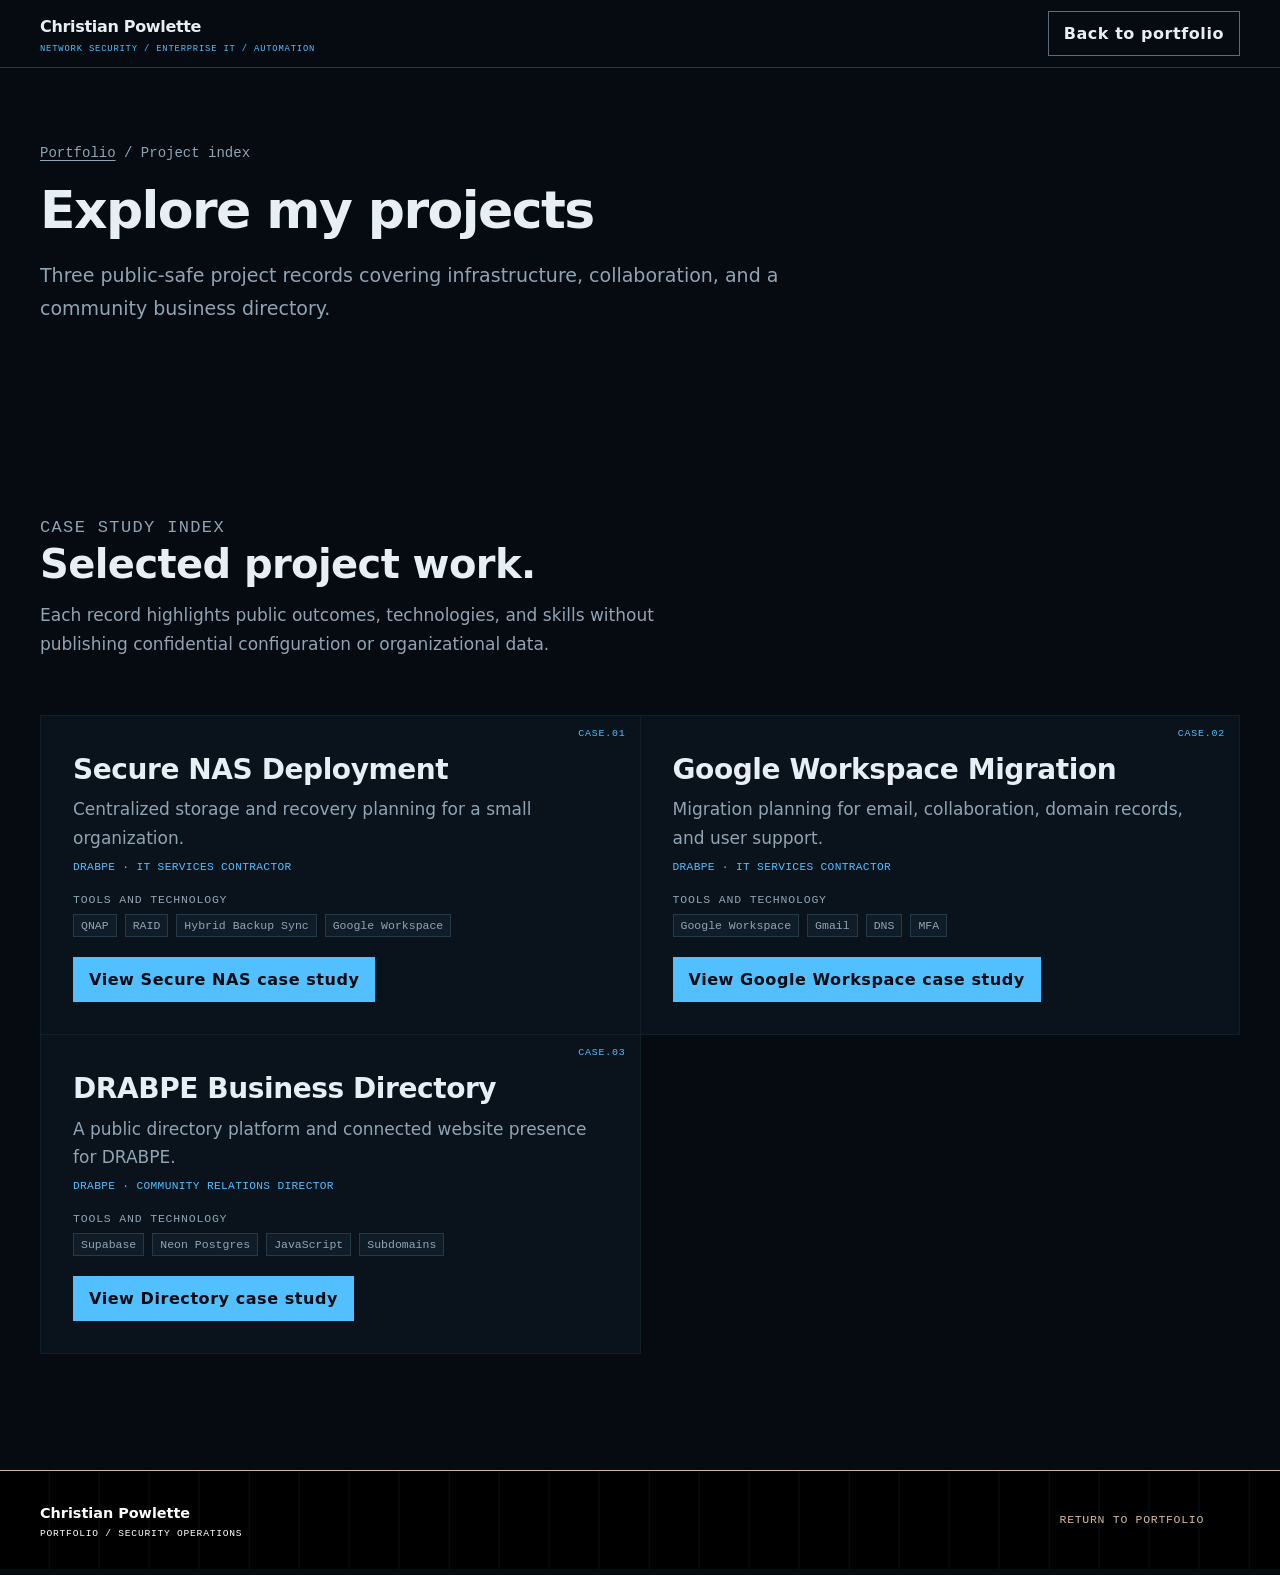
<file: projects.html>
<!DOCTYPE html>
<html lang="en">
<head>
  <meta charset="utf-8">
  <meta name="viewport" content="width=device-width, initial-scale=1">
  <title>Project Index | Christian Powlette</title>
  <meta name="description" content="Explore Christian Powlette's public project case studies in infrastructure, collaboration, and community web operations.">
  <meta name="theme-color" content="#050b10">
  <link rel="preconnect" href="https://fonts.googleapis.com">
  <link rel="preconnect" href="https://fonts.gstatic.com" crossorigin>
  <link href="https://fonts.googleapis.com/css2?family=Inter:wght@400;500;600;700;800&family=JetBrains+Mono:wght@400;500;600&display=swap" rel="stylesheet">
  <link rel="stylesheet" href="assets/css/styles.css">
</head>
<body>
  <a class="skip-link" href="#main">Skip to content</a>
  <header class="site-header">
    <div class="container">
      <a class="brand brand--wordmark" href="index.html#top"><span class="brand-copy"><strong>Christian Powlette</strong><small>NETWORK SECURITY / ENTERPRISE IT / AUTOMATION</small></span></a>
      <a class="btn btn-ghost" href="index.html">Back to portfolio</a>
    </div>
  </header>
  <main id="main">
    <section class="cs-hero">
      <div class="container">
        <p class="cs-crumb"><a href="index.html">Portfolio</a> / Project index</p>
        <h1>Explore my projects</h1>
        <p class="cs-summary">Three public-safe project records covering infrastructure, collaboration, and a community business directory.</p>
      </div>
    </section>
    <section class="section" aria-labelledby="project-index-h">
      <div class="container">
        <div class="section-head"><p class="eyebrow">Case study index</p><h2 id="project-index-h">Selected project work.</h2><p>Each record highlights public outcomes, technologies, and skills without publishing confidential configuration or organizational data.</p></div>
        <div class="project-grid project-index-grid">
          <article class="card project">
            <div><h3>Secure NAS Deployment</h3><p class="project-desc">Centralized storage and recovery planning for a small organization.</p><p class="project-affiliation">DRABPE &middot; IT Services Contractor</p></div>
            <div><p class="stack-label">Tools and technology</p><ul class="chips"><li class="chip">QNAP</li><li class="chip">RAID</li><li class="chip">Hybrid Backup Sync</li><li class="chip">Google Workspace</li></ul></div>
            <div class="project-foot"><a class="btn btn-primary" href="case-studies/secure-nas-deployment.html">View Secure NAS case study</a></div>
          </article>
          <article class="card project">
            <div><h3>Google Workspace Migration</h3><p class="project-desc">Migration planning for email, collaboration, domain records, and user support.</p><p class="project-affiliation">DRABPE &middot; IT Services Contractor</p></div>
            <div><p class="stack-label">Tools and technology</p><ul class="chips"><li class="chip">Google Workspace</li><li class="chip">Gmail</li><li class="chip">DNS</li><li class="chip">MFA</li></ul></div>
            <div class="project-foot"><a class="btn btn-primary" href="case-studies/google-workspace-migration.html">View Google Workspace case study</a></div>
          </article>
          <article class="card project">
            <div><h3>DRABPE Business Directory</h3><p class="project-desc">A public directory platform and connected website presence for DRABPE.</p><p class="project-affiliation">DRABPE &middot; Community Relations Director</p></div>
            <div><p class="stack-label">Tools and technology</p><ul class="chips"><li class="chip">Supabase</li><li class="chip">Neon Postgres</li><li class="chip">JavaScript</li><li class="chip">Subdomains</li></ul></div>
            <div class="project-foot"><a class="btn btn-primary" href="case-studies/drabpe-business-directory.html">View Directory case study</a></div>
          </article>
        </div>
      </div>
    </section>
  </main>
  <footer class="site-footer"><div class="container"><div class="footer-identity"><div><strong>Christian Powlette</strong><span>PORTFOLIO / SECURITY OPERATIONS</span></div></div><a class="footer-top" href="index.html">Return to portfolio</a></div></footer>
  <script src="assets/js/main.js" defer></script>
</body>
</html>
</file>
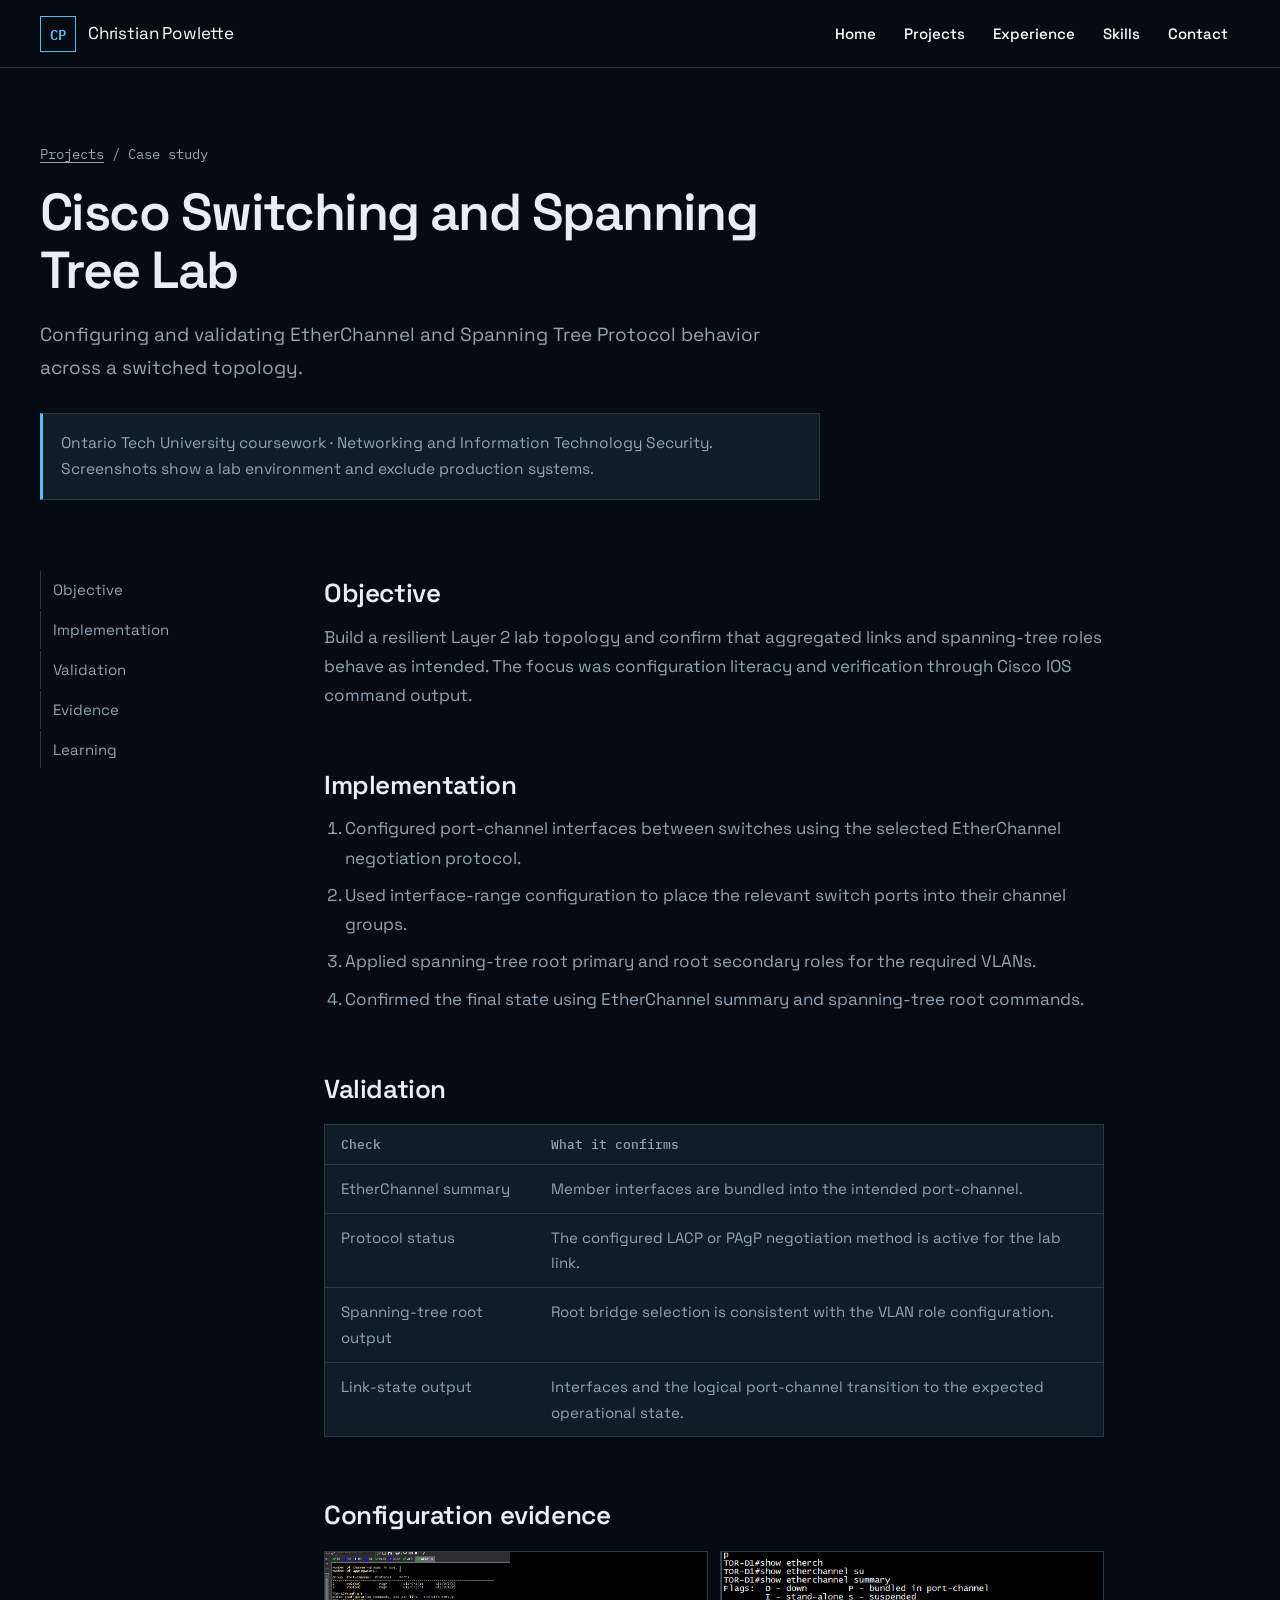
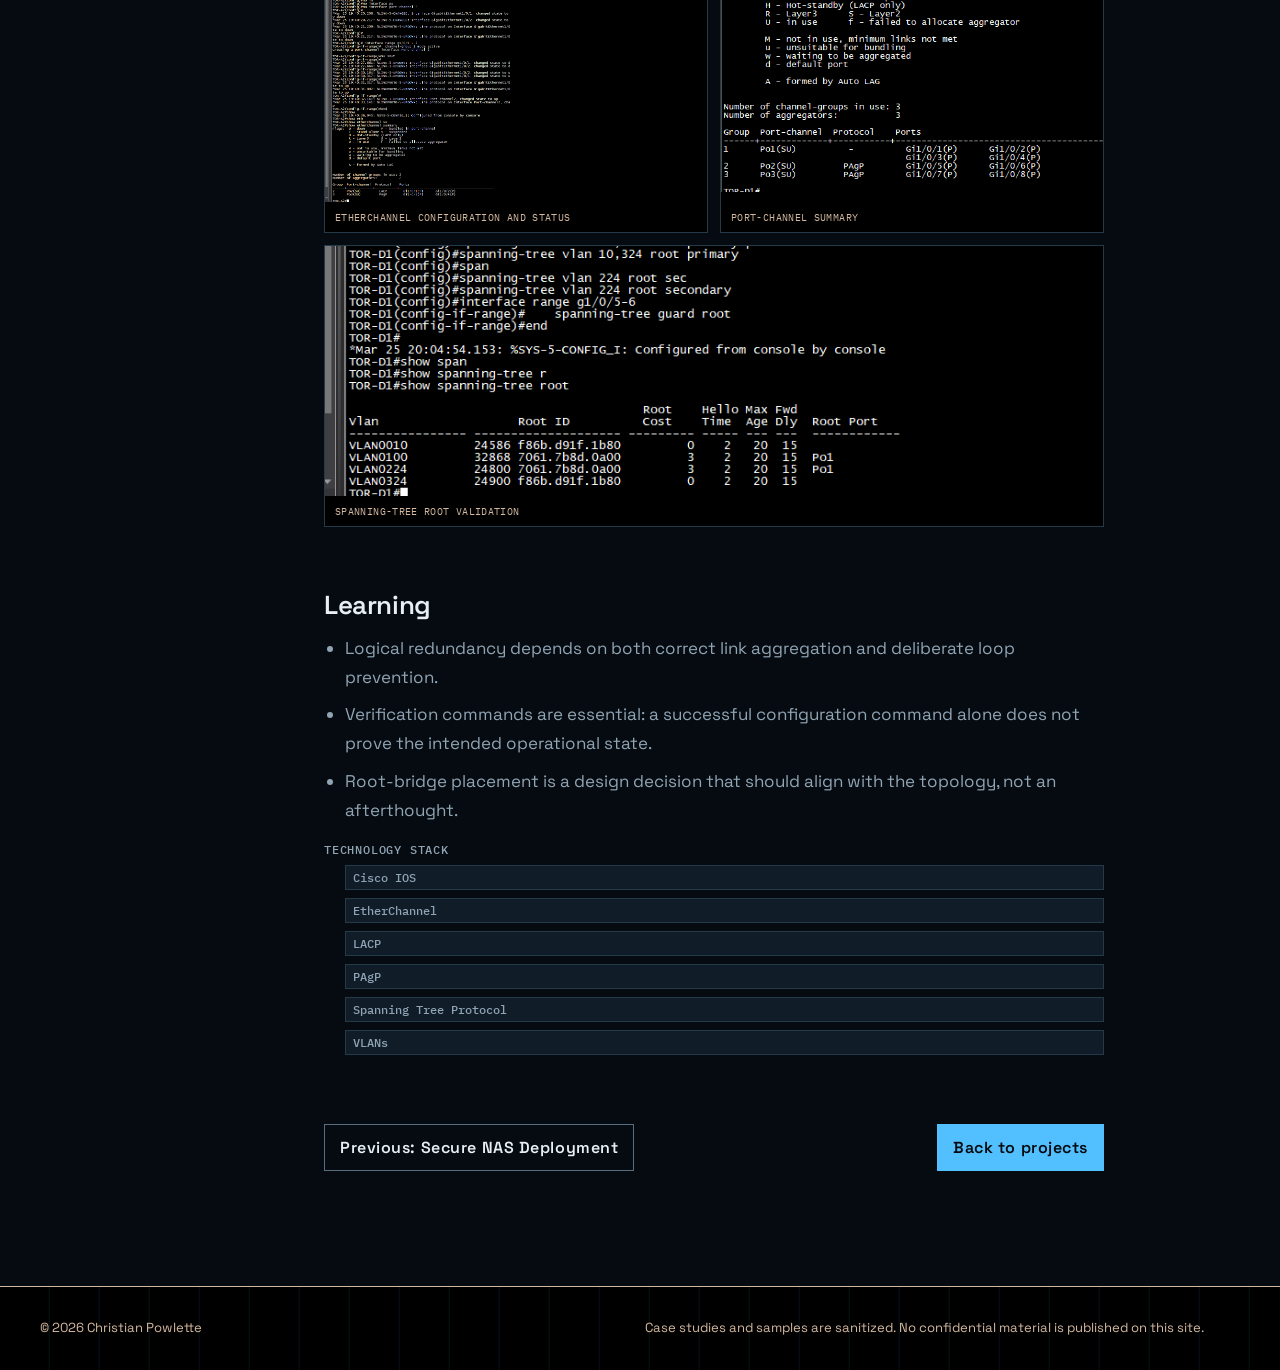
<file: case-studies/cisco-switching-lab.html>
<!DOCTYPE html>
<html lang="en">
<head>
  <meta charset="utf-8">
  <meta name="viewport" content="width=device-width, initial-scale=1">
  <title>Cisco Switching and Spanning Tree Lab | Christian Powlette</title>
  <meta name="description" content="A hands-on Cisco switching lab covering EtherChannel and Spanning Tree Protocol validation.">
  <meta name="theme-color" content="#102026">
  <link rel="preconnect" href="https://fonts.googleapis.com">
  <link rel="preconnect" href="https://fonts.gstatic.com" crossorigin>
  <link href="https://fonts.googleapis.com/css2?family=IBM+Plex+Mono:wght@400;500;600&family=Space+Grotesk:wght@400;500;600;700&display=swap" rel="stylesheet">
  <link rel="stylesheet" href="../assets/css/styles.css">
</head>
<body>
  <a class="skip-link" href="#main">Skip to content</a>
  <header class="site-header"><div class="container"><a class="brand" href="../index.html"><span class="brand-mark" aria-hidden="true">CP</span><span>Christian Powlette</span></a><button class="nav-toggle" type="button" aria-expanded="false" aria-controls="site-nav"><span class="nav-toggle-bars" aria-hidden="true"></span>Menu</button><nav class="nav" id="site-nav" aria-label="Primary"><ul class="nav-list"><li><a href="../index.html#top">Home</a></li><li><a href="../index.html#projects">Projects</a></li><li><a href="../index.html#experience">Experience</a></li><li><a href="../index.html#skills">Skills</a></li><li><a href="../index.html#contact">Contact</a></li></ul></nav></div></header>
  <main id="main">
    <section class="cs-hero"><div class="container"><p class="cs-crumb"><a href="../index.html#projects">Projects</a> / Case study</p><h1>Cisco Switching and Spanning Tree Lab</h1><p class="cs-summary">Configuring and validating EtherChannel and Spanning Tree Protocol behavior across a switched topology.</p><p class="callout" style="max-width:780px">Ontario Tech University coursework &middot; Networking and Information Technology Security. Screenshots show a lab environment and exclude production systems.</p></div></section>
    <div class="container cs-layout">
      <nav class="cs-toc" aria-label="On this page"><ol><li><a href="#objective">Objective</a></li><li><a href="#implementation">Implementation</a></li><li><a href="#validation">Validation</a></li><li><a href="#evidence">Evidence</a></li><li><a href="#learning">Learning</a></li></ol></nav>
      <article class="cs-body">
        <section id="objective"><h2>Objective</h2><p>Build a resilient Layer 2 lab topology and confirm that aggregated links and spanning-tree roles behave as intended. The focus was configuration literacy and verification through Cisco IOS command output.</p></section>
        <section id="implementation"><h2>Implementation</h2><ol class="plain"><li>Configured port-channel interfaces between switches using the selected EtherChannel negotiation protocol.</li><li>Used interface-range configuration to place the relevant switch ports into their channel groups.</li><li>Applied spanning-tree root primary and root secondary roles for the required VLANs.</li><li>Confirmed the final state using EtherChannel summary and spanning-tree root commands.</li></ol></section>
        <section id="validation"><h2>Validation</h2><div class="table-wrap"><table><thead><tr><th scope="col">Check</th><th scope="col">What it confirms</th></tr></thead><tbody><tr><td>EtherChannel summary</td><td>Member interfaces are bundled into the intended port-channel.</td></tr><tr><td>Protocol status</td><td>The configured LACP or PAgP negotiation method is active for the lab link.</td></tr><tr><td>Spanning-tree root output</td><td>Root bridge selection is consistent with the VLAN role configuration.</td></tr><tr><td>Link-state output</td><td>Interfaces and the logical port-channel transition to the expected operational state.</td></tr></tbody></table></div></section>
        <section id="evidence"><h2>Configuration evidence</h2><div class="cs-evidence-gallery"><figure><img src="../assets/images/cisco-etherchannel-lab-01.png" alt="Cisco CLI output showing EtherChannel configuration and status"><figcaption>EtherChannel configuration and status</figcaption></figure><figure><img src="../assets/images/cisco-etherchannel-lab-02.png" alt="Cisco CLI output showing EtherChannel summary"><figcaption>Port-channel summary</figcaption></figure><figure><img src="../assets/images/cisco-spanning-tree-lab.png" alt="Cisco CLI output showing spanning-tree root information"><figcaption>Spanning-tree root validation</figcaption></figure></div></section>
        <section id="learning"><h2>Learning</h2><ul><li>Logical redundancy depends on both correct link aggregation and deliberate loop prevention.</li><li>Verification commands are essential: a successful configuration command alone does not prove the intended operational state.</li><li>Root-bridge placement is a design decision that should align with the topology, not an afterthought.</li></ul><p class="stack-label">Technology stack</p><ul class="chips"><li class="chip">Cisco IOS</li><li class="chip">EtherChannel</li><li class="chip">LACP</li><li class="chip">PAgP</li><li class="chip">Spanning Tree Protocol</li><li class="chip">VLANs</li></ul></section>
        <div class="cs-nav"><a class="btn btn-ghost" href="secure-nas-deployment.html">Previous: Secure NAS Deployment</a><a class="btn btn-primary" href="../index.html#projects">Back to projects</a></div>
      </article>
    </div>
  </main>
  <footer class="site-footer"><div class="container"><span>&copy; <span id="year">2026</span> Christian Powlette</span><span>Case studies and samples are sanitized. No confidential material is published on this site.</span></div></footer>
  <script src="../assets/js/main.js" defer></script>
</body>
</html>
</file>
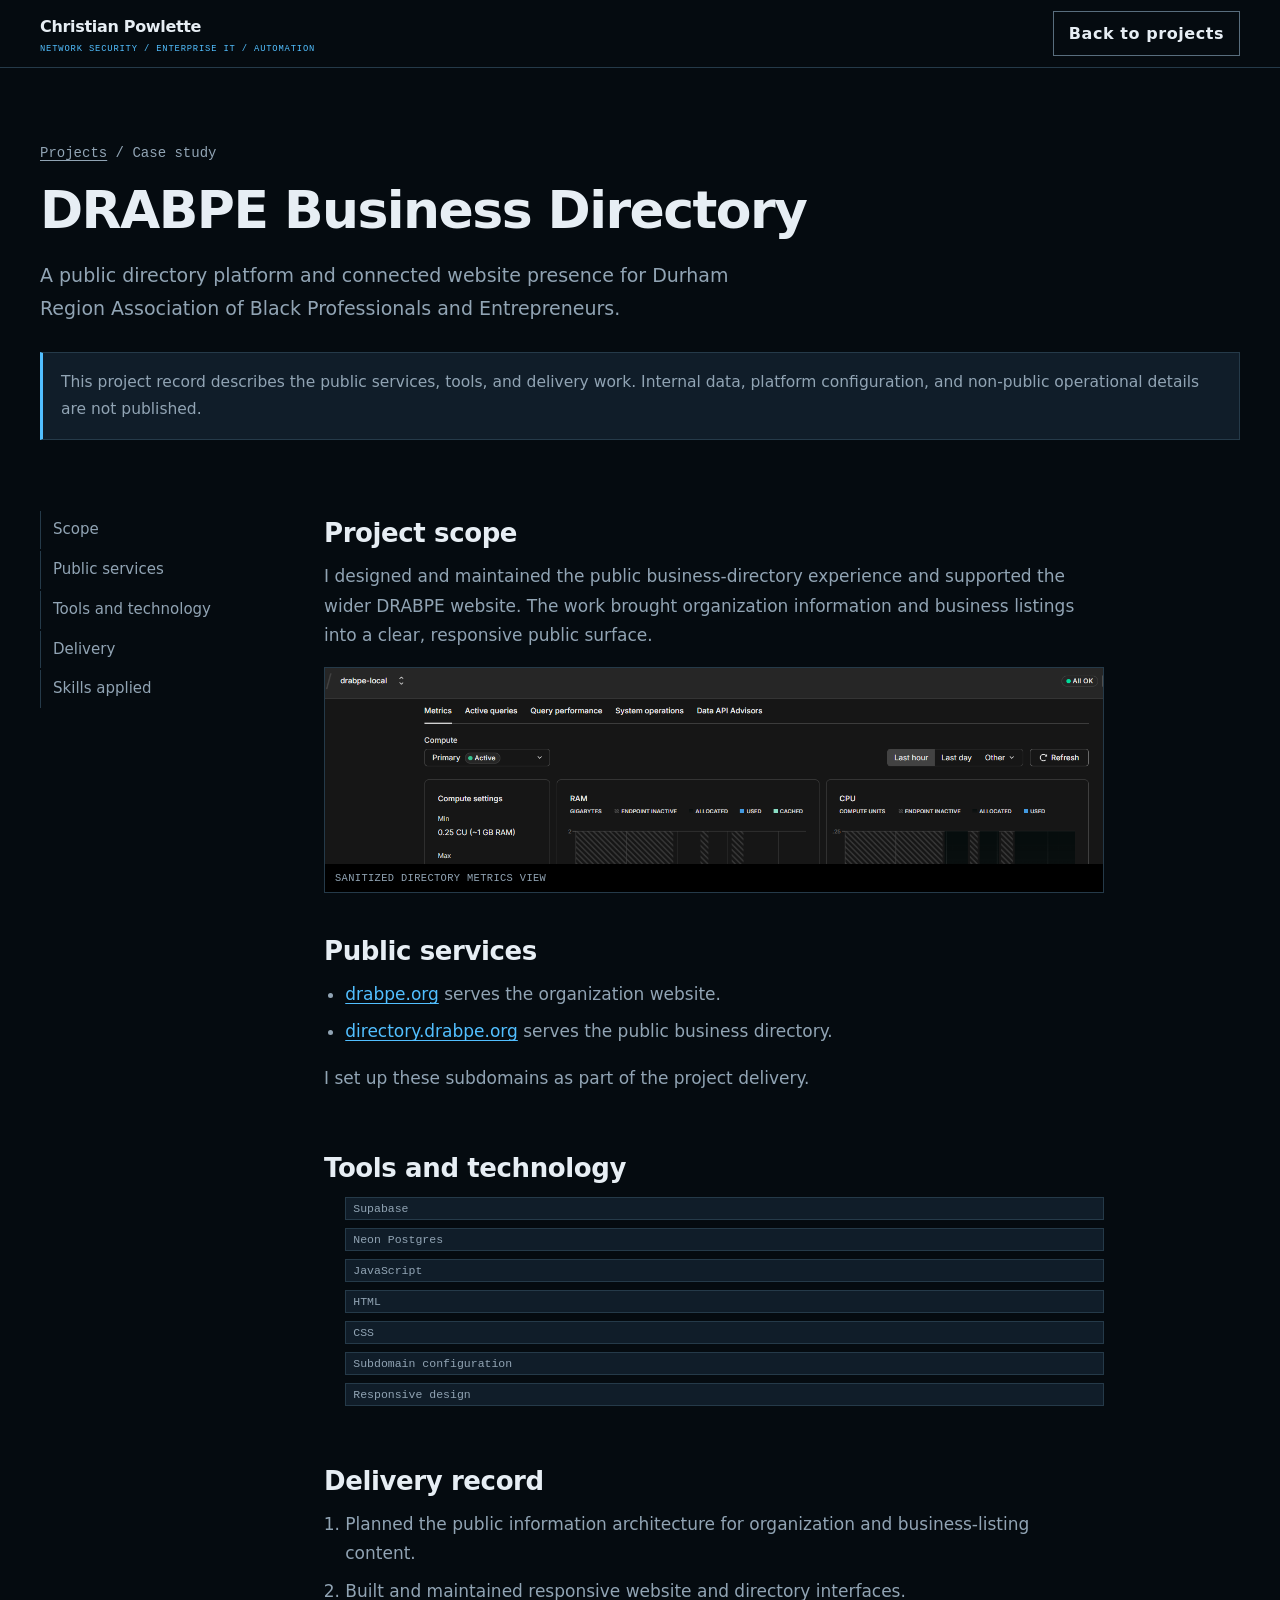
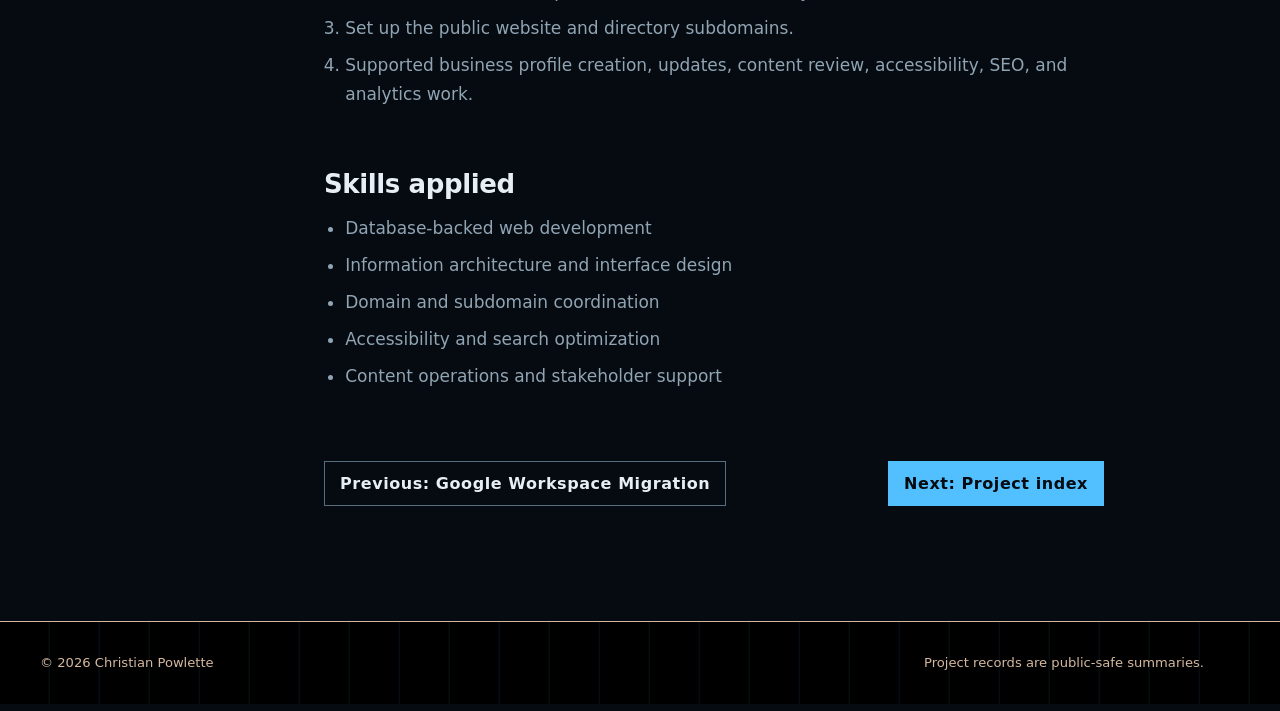
<file: case-studies/drabpe-business-directory.html>
<!DOCTYPE html>
<html lang="en">
<head>
  <meta charset="utf-8">
  <meta name="viewport" content="width=device-width, initial-scale=1">
  <title>DRABPE Business Directory | Christian Powlette</title>
  <meta name="description" content="A public-safe project record for the DRABPE Business Directory and website operations.">
  <meta name="theme-color" content="#102026">
  <link rel="preconnect" href="https://fonts.googleapis.com">
  <link rel="preconnect" href="https://fonts.gstatic.com" crossorigin>
  <link href="https://fonts.googleapis.com/css2?family=Inter:wght@400;500;600;700;800&family=JetBrains+Mono:wght@400;500;600&display=swap" rel="stylesheet">
  <link rel="stylesheet" href="../assets/css/styles.css">
</head>
<body>
  <a class="skip-link" href="#main">Skip to content</a>
  <header class="site-header"><div class="container"><a class="brand brand--wordmark" href="../index.html#top"><span class="brand-copy"><strong>Christian Powlette</strong><small>NETWORK SECURITY / ENTERPRISE IT / AUTOMATION</small></span></a><a class="btn btn-ghost" href="../index.html#projects">Back to projects</a></div></header>
  <main id="main">
    <section class="cs-hero"><div class="container"><p class="cs-crumb"><a href="../projects.html">Projects</a> / Case study</p><h1>DRABPE Business Directory</h1><p class="cs-summary">A public directory platform and connected website presence for Durham Region Association of Black Professionals and Entrepreneurs.</p><p class="callout">This project record describes the public services, tools, and delivery work. Internal data, platform configuration, and non-public operational details are not published.</p></div></section>
    <div class="container cs-layout"><nav class="cs-toc" aria-label="On this page"><ol><li><a href="#scope">Scope</a></li><li><a href="#domains">Public services</a></li><li><a href="#tools">Tools and technology</a></li><li><a href="#delivery">Delivery</a></li><li><a href="#skills">Skills applied</a></li></ol></nav><article class="cs-body">
      <section id="scope"><h2>Project scope</h2><p>I designed and maintained the public business-directory experience and supported the wider DRABPE website. The work brought organization information and business listings into a clear, responsive public surface.</p><figure class="project-evidence"><img src="../assets/images/drabpe-directory-database-metrics.png" alt="Sanitized metrics dashboard for the DRABPE Business Directory database backend"><figcaption>Sanitized directory metrics view</figcaption></figure></section>
      <section id="domains"><h2>Public services</h2><ul><li><a href="https://drabpe.org" rel="noopener noreferrer">drabpe.org</a> serves the organization website.</li><li><a href="https://directory.drabpe.org" rel="noopener noreferrer">directory.drabpe.org</a> serves the public business directory.</li></ul><p>I set up these subdomains as part of the project delivery.</p></section>
      <section id="tools"><h2>Tools and technology</h2><ul class="chips" aria-label="Technologies"><li class="chip">Supabase</li><li class="chip">Neon Postgres</li><li class="chip">JavaScript</li><li class="chip">HTML</li><li class="chip">CSS</li><li class="chip">Subdomain configuration</li><li class="chip">Responsive design</li></ul></section>
      <section id="delivery"><h2>Delivery record</h2><ol class="plain"><li>Planned the public information architecture for organization and business-listing content.</li><li>Built and maintained responsive website and directory interfaces.</li><li>Set up the public website and directory subdomains.</li><li>Supported business profile creation, updates, content review, accessibility, SEO, and analytics work.</li></ol></section>
      <section id="skills"><h2>Skills applied</h2><ul><li>Database-backed web development</li><li>Information architecture and interface design</li><li>Domain and subdomain coordination</li><li>Accessibility and search optimization</li><li>Content operations and stakeholder support</li></ul></section>
      <nav class="cs-nav" aria-label="Case study navigation"><a class="btn btn-ghost" href="google-workspace-migration.html">Previous: Google Workspace Migration</a><a class="btn btn-primary" href="../projects.html">Next: Project index</a></nav>
    </article></div>
  </main>
  <footer class="site-footer"><div class="container"><span>&copy; <span id="year">2026</span> Christian Powlette</span><span>Project records are public-safe summaries.</span></div></footer>
  <script src="../assets/js/main.js" defer></script>
</body>
</html>
</file>
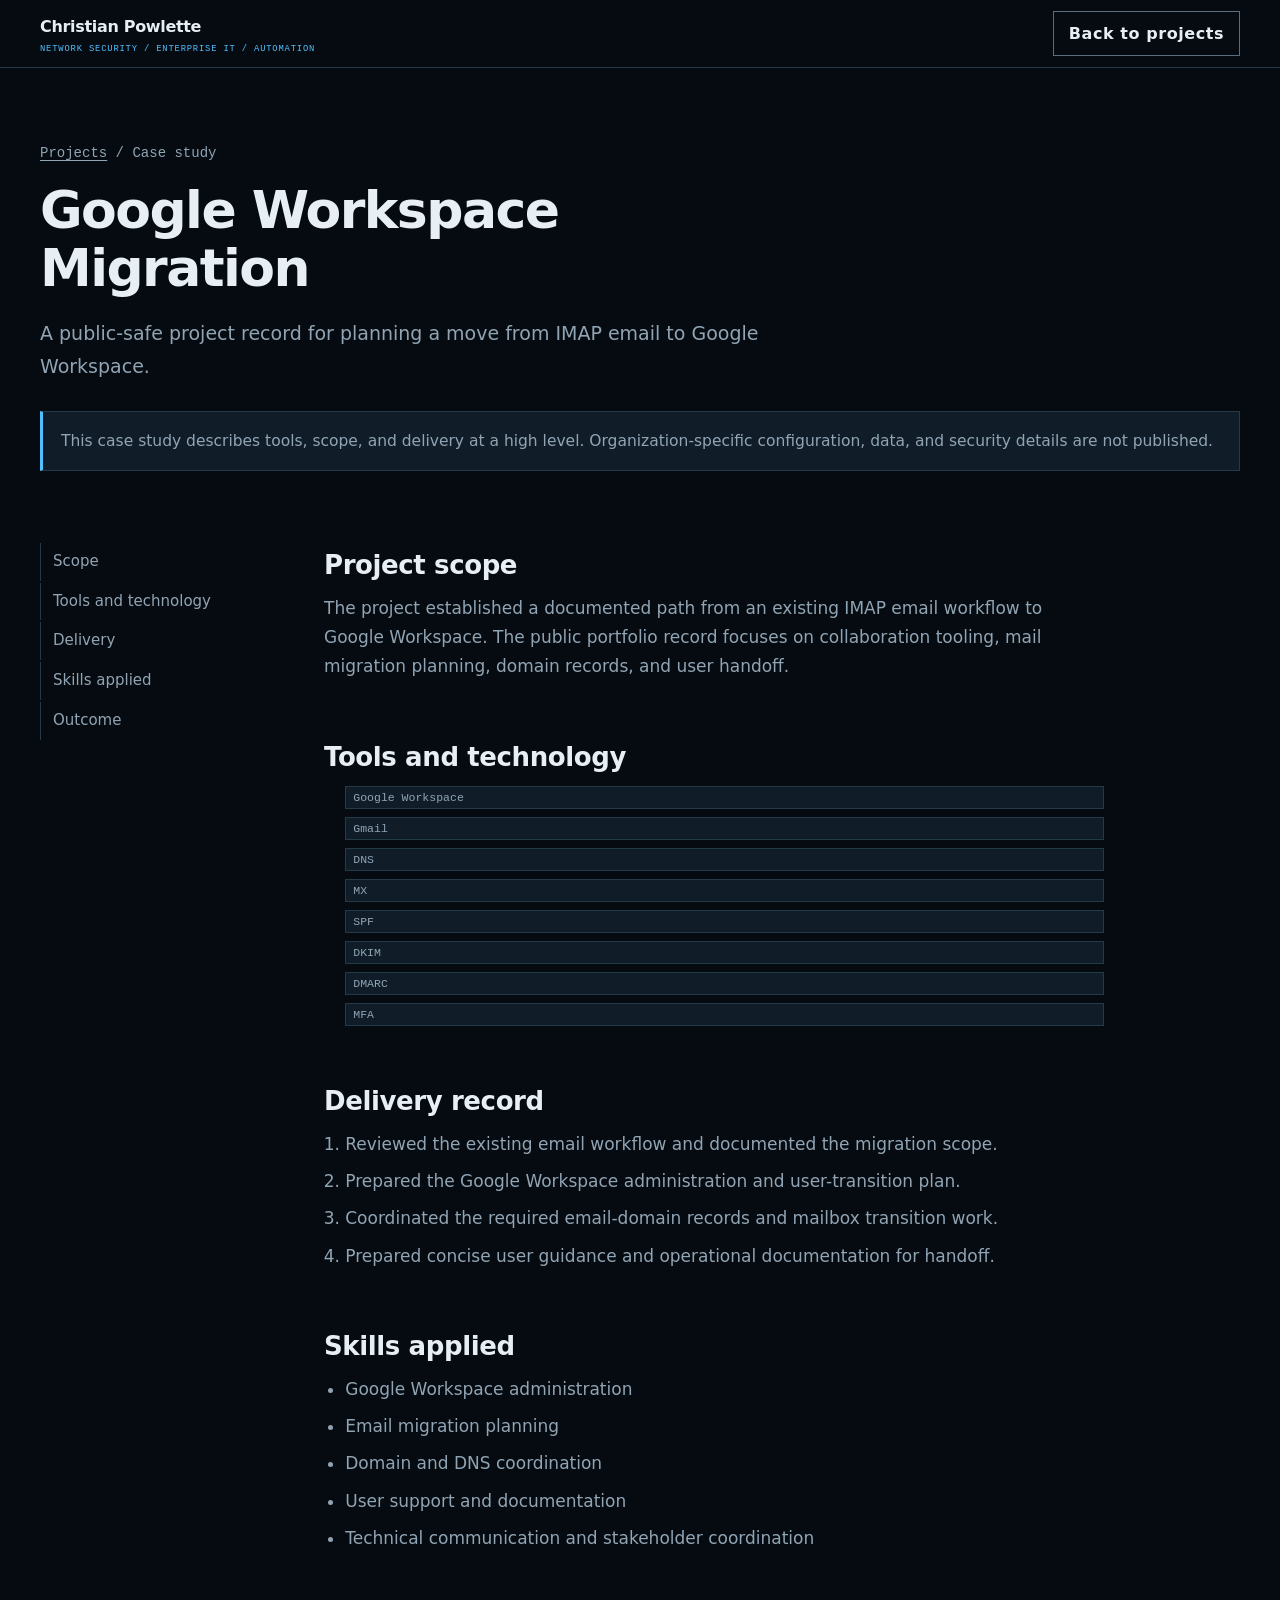
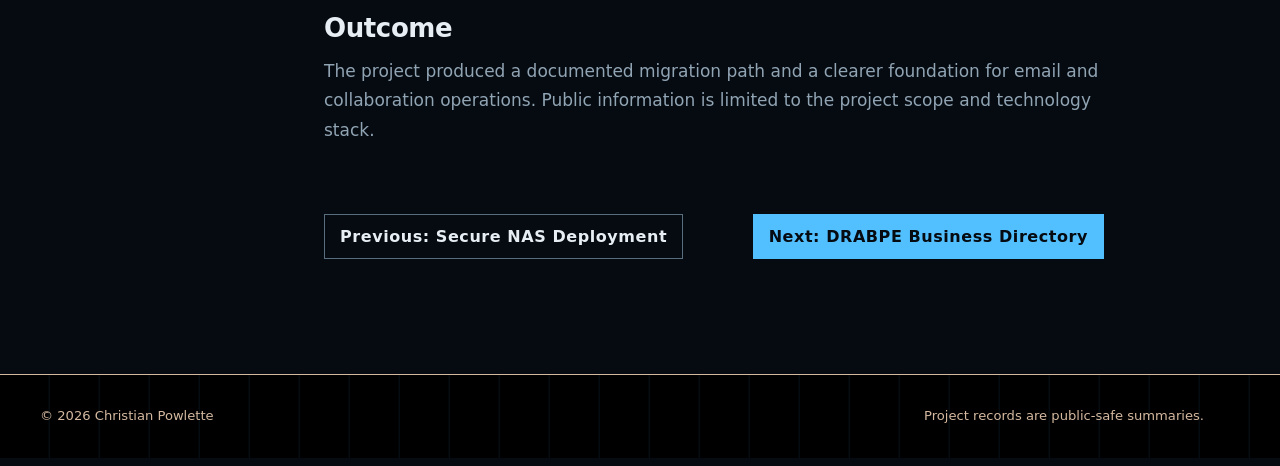
<file: case-studies/google-workspace-migration.html>
<!DOCTYPE html>
<html lang="en">
<head>
  <meta charset="utf-8">
  <meta name="viewport" content="width=device-width, initial-scale=1">
  <title>Google Workspace Migration | Christian Powlette</title>
  <meta name="description" content="A public-safe project record for a Google Workspace migration and email modernization project.">
  <meta name="theme-color" content="#102026">
  <link rel="preconnect" href="https://fonts.googleapis.com">
  <link rel="preconnect" href="https://fonts.gstatic.com" crossorigin>
  <link href="https://fonts.googleapis.com/css2?family=Inter:wght@400;500;600;700;800&family=JetBrains+Mono:wght@400;500;600&display=swap" rel="stylesheet">
  <link rel="stylesheet" href="../assets/css/styles.css">
</head>
<body>
  <a class="skip-link" href="#main">Skip to content</a>
  <header class="site-header"><div class="container"><a class="brand brand--wordmark" href="../index.html#top"><span class="brand-copy"><strong>Christian Powlette</strong><small>NETWORK SECURITY / ENTERPRISE IT / AUTOMATION</small></span></a><a class="btn btn-ghost" href="../index.html#projects">Back to projects</a></div></header>
  <main id="main">
    <section class="cs-hero"><div class="container"><p class="cs-crumb"><a href="../projects.html">Projects</a> / Case study</p><h1>Google Workspace Migration</h1><p class="cs-summary">A public-safe project record for planning a move from IMAP email to Google Workspace.</p><p class="callout">This case study describes tools, scope, and delivery at a high level. Organization-specific configuration, data, and security details are not published.</p></div></section>
    <div class="container cs-layout"><nav class="cs-toc" aria-label="On this page"><ol><li><a href="#scope">Scope</a></li><li><a href="#tools">Tools and technology</a></li><li><a href="#delivery">Delivery</a></li><li><a href="#skills">Skills applied</a></li><li><a href="#outcome">Outcome</a></li></ol></nav><article class="cs-body">
      <section id="scope"><h2>Project scope</h2><p>The project established a documented path from an existing IMAP email workflow to Google Workspace. The public portfolio record focuses on collaboration tooling, mail migration planning, domain records, and user handoff.</p></section>
      <section id="tools"><h2>Tools and technology</h2><ul class="chips" aria-label="Technologies"><li class="chip">Google Workspace</li><li class="chip">Gmail</li><li class="chip">DNS</li><li class="chip">MX</li><li class="chip">SPF</li><li class="chip">DKIM</li><li class="chip">DMARC</li><li class="chip">MFA</li></ul></section>
      <section id="delivery"><h2>Delivery record</h2><ol class="plain"><li>Reviewed the existing email workflow and documented the migration scope.</li><li>Prepared the Google Workspace administration and user-transition plan.</li><li>Coordinated the required email-domain records and mailbox transition work.</li><li>Prepared concise user guidance and operational documentation for handoff.</li></ol></section>
      <section id="skills"><h2>Skills applied</h2><ul><li>Google Workspace administration</li><li>Email migration planning</li><li>Domain and DNS coordination</li><li>User support and documentation</li><li>Technical communication and stakeholder coordination</li></ul></section>
      <section id="outcome"><h2>Outcome</h2><p>The project produced a documented migration path and a clearer foundation for email and collaboration operations. Public information is limited to the project scope and technology stack.</p></section>
      <nav class="cs-nav" aria-label="Case study navigation"><a class="btn btn-ghost" href="secure-nas-deployment.html">Previous: Secure NAS Deployment</a><a class="btn btn-primary" href="drabpe-business-directory.html">Next: DRABPE Business Directory</a></nav>
    </article></div>
  </main>
  <footer class="site-footer"><div class="container"><span>&copy; <span id="year">2026</span> Christian Powlette</span><span>Project records are public-safe summaries.</span></div></footer>
  <script src="../assets/js/main.js" defer></script>
</body>
</html>
</file>
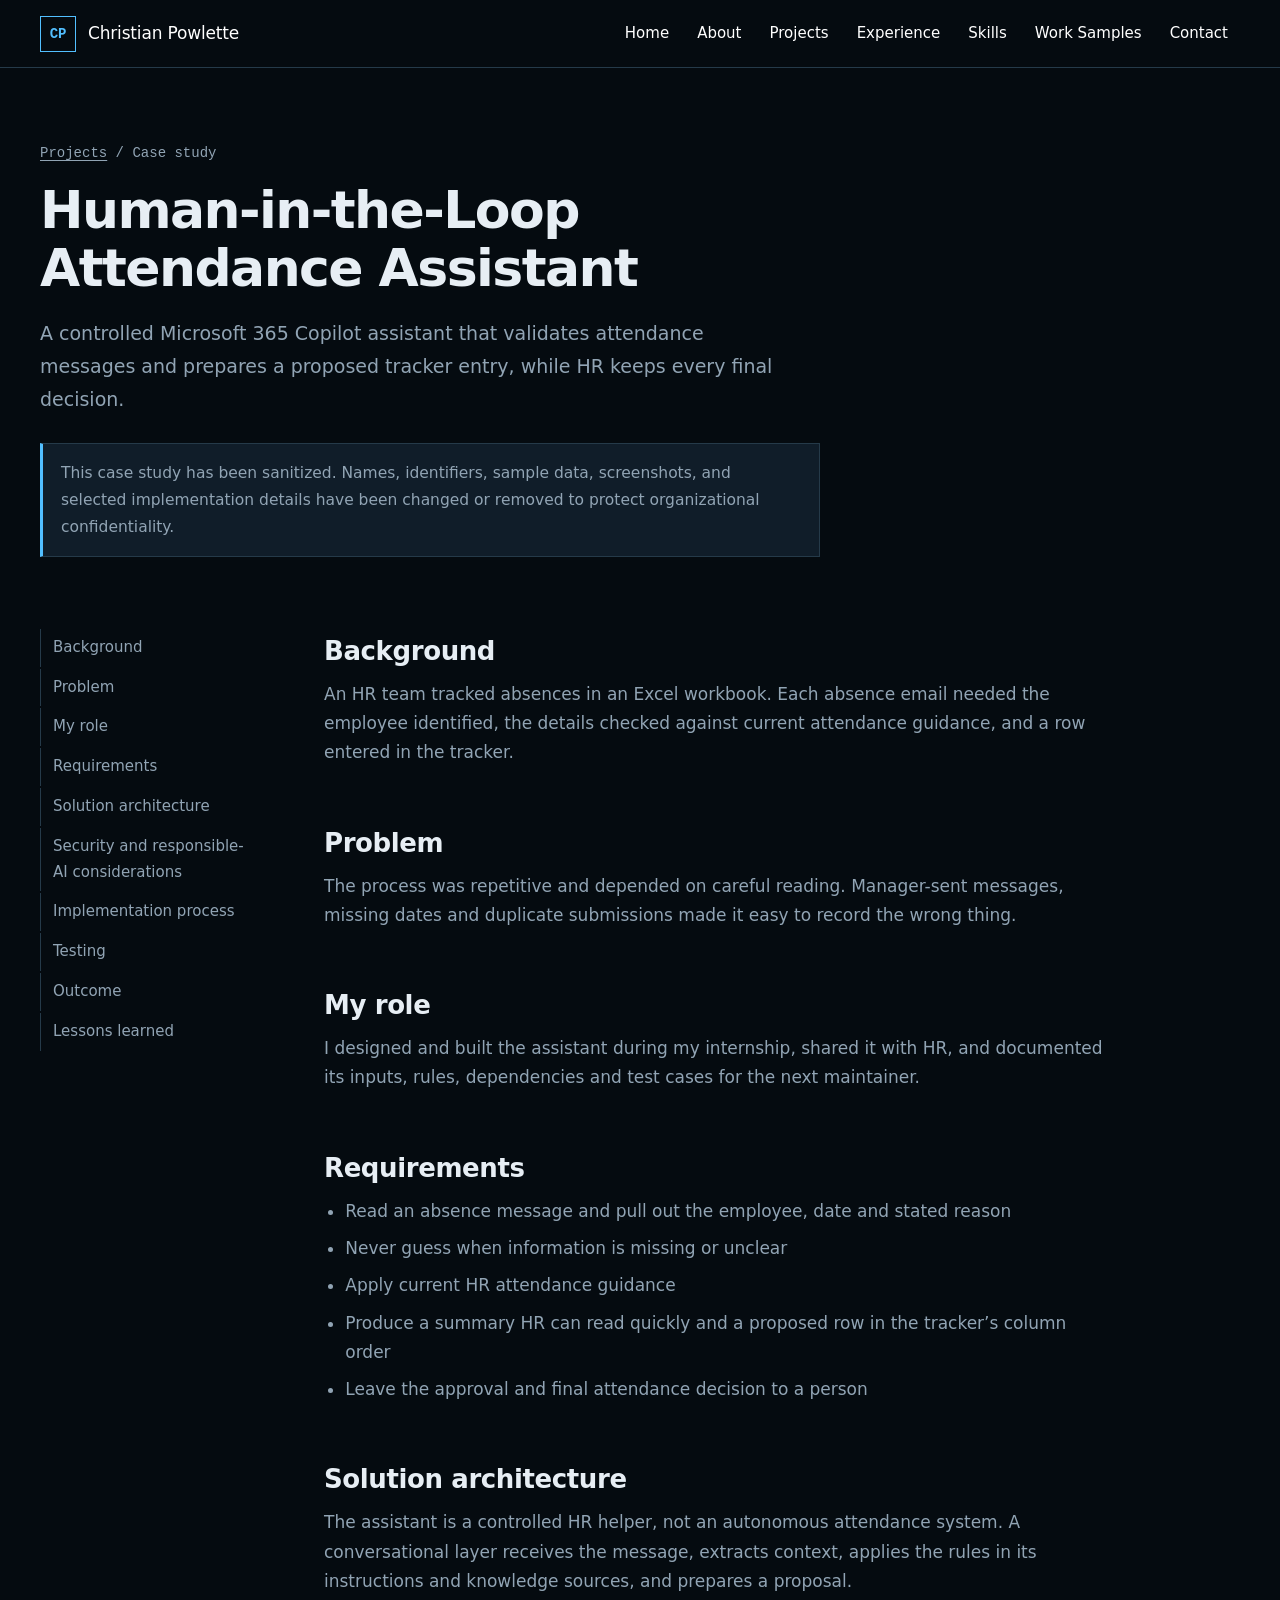
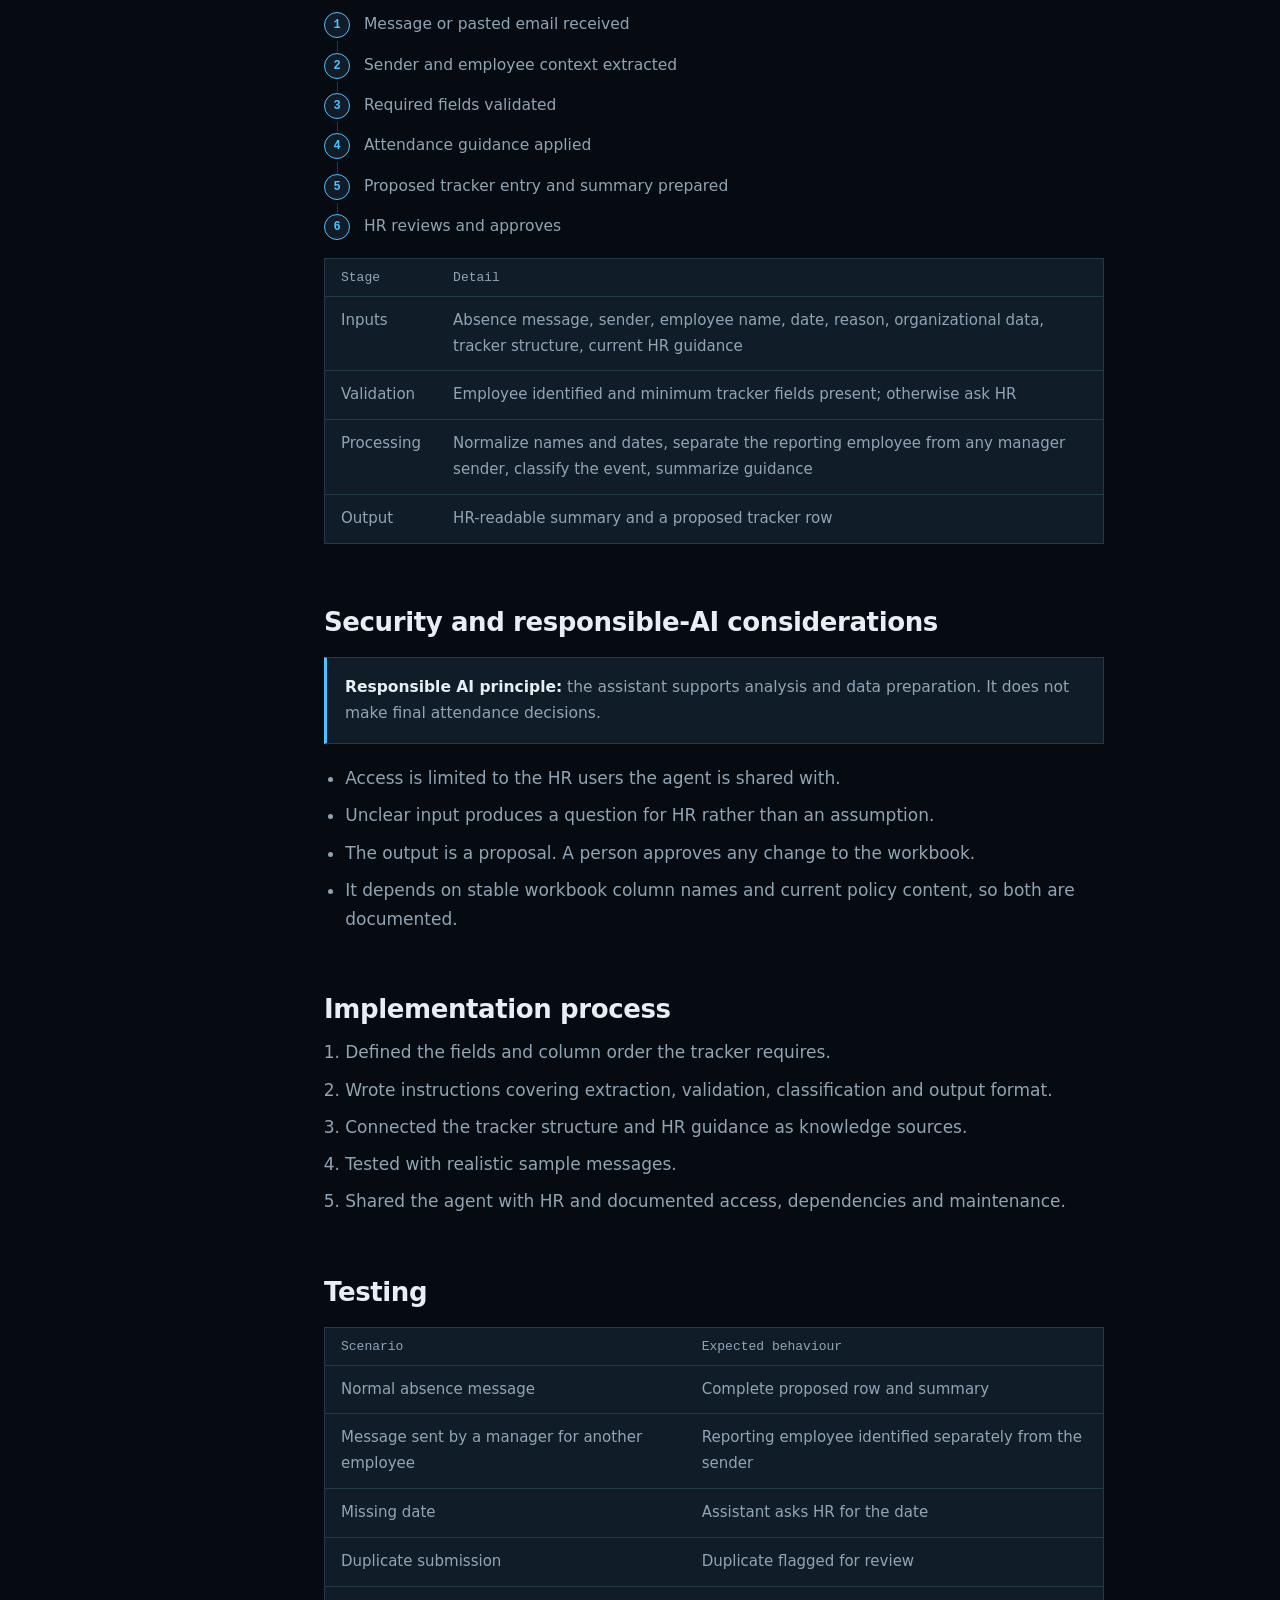
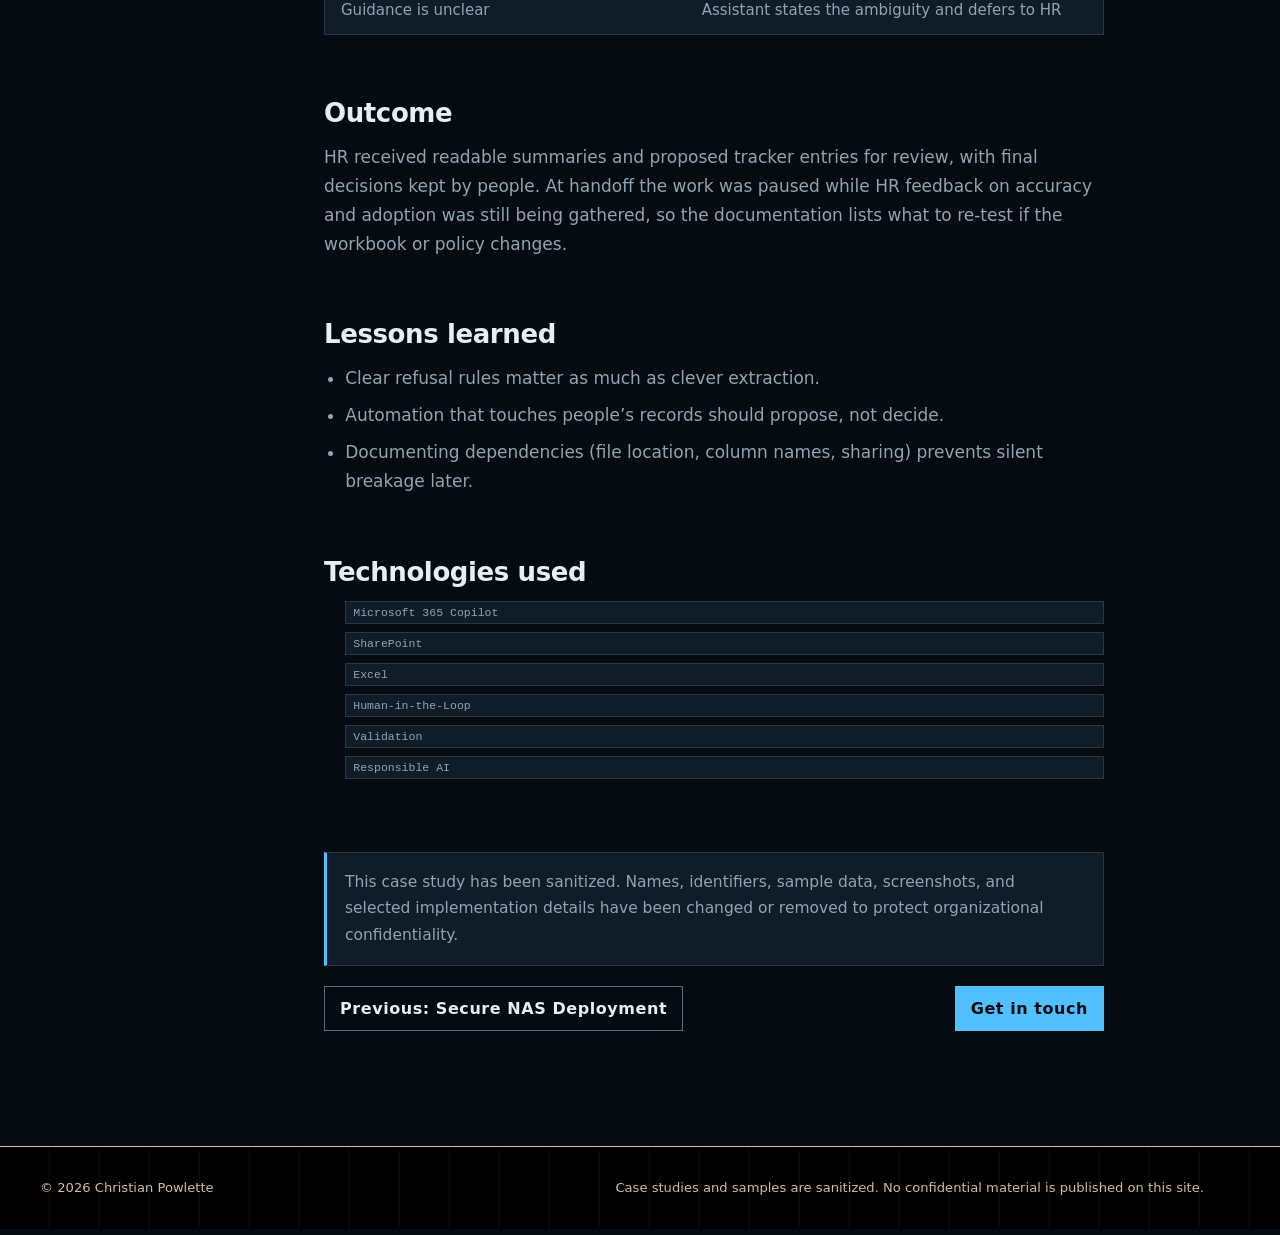
<file: case-studies/hr-attendance-agent.html>
<!DOCTYPE html>
<html lang="en">
<head>
  <meta charset="utf-8">
  <meta name="viewport" content="width=device-width, initial-scale=1">
  <title>Human-in-the-Loop Attendance Assistant | Christian Powlette</title>
  <meta name="description" content="A controlled Microsoft 365 Copilot assistant that validates attendance messages and prepares a proposed tracker entry, while HR keeps every final decision.">
  <meta name="theme-color" content="#102026">
  <meta property="og:title" content="Human-in-the-Loop Attendance Assistant | Christian Powlette">
  <meta property="og:description" content="A controlled Microsoft 365 Copilot assistant that validates attendance messages and prepares a proposed tracker entry, while HR keeps every final decision.">
  <meta property="og:type" content="website">
  <link rel="icon" href="data:image/svg+xml,%3Csvg xmlns='http://www.w3.org/2000/svg' viewBox='0 0 64 64'%3E%3Crect width='64' height='64' rx='14' fill='%23102026'/%3E%3Crect x='3' y='3' width='58' height='58' rx='12' fill='none' stroke='%23d45821' stroke-width='3'/%3E%3Ctext x='32' y='42' font-family='monospace' font-size='26' font-weight='700' text-anchor='middle' fill='%23ffffff'%3ECP%3C/text%3E%3C/svg%3E">
  <link rel="preconnect" href="https://fonts.googleapis.com">
  <link rel="preconnect" href="https://fonts.gstatic.com" crossorigin>
  <link href="https://fonts.googleapis.com/css2?family=Inter:wght@400;500;600;700;800&family=JetBrains+Mono:wght@400;500;600&display=swap" rel="stylesheet">
  <link rel="stylesheet" href="../assets/css/styles.css">
</head>
<body>
  <a class="skip-link" href="#main">Skip to content</a>
  <header class="site-header">
    <div class="container">
      <a class="brand" href="../index.html"><span class="brand-mark" aria-hidden="true">CP</span><span>Christian Powlette</span></a>
      <button class="nav-toggle" type="button" aria-expanded="false" aria-controls="site-nav"><span class="nav-toggle-bars" aria-hidden="true"></span>Menu</button>
      <nav class="nav" id="site-nav" aria-label="Primary">
        <ul class="nav-list">
        <li><a href="../index.html#top">Home</a></li>
        <li><a href="../index.html#about">About</a></li>
        <li><a href="../index.html#projects">Projects</a></li>
        <li><a href="../index.html#experience">Experience</a></li>
        <li><a href="../index.html#skills">Skills</a></li>
        <li><a href="../index.html#samples">Work Samples</a></li>
        <li><a href="../index.html#contact">Contact</a></li>
        </ul>
      </nav>
    </div>
  </header>
  <main id="main">
    <section class="cs-hero">
      <div class="container">
        <p class="cs-crumb"><a href="../index.html#projects">Projects</a> / Case study</p>
        <h1>Human-in-the-Loop Attendance Assistant</h1>
        <p class="cs-summary">A controlled Microsoft 365 Copilot assistant that validates attendance messages and prepares a proposed tracker entry, while HR keeps every final decision.</p>
        <p class="callout" style="max-width:780px">This case study has been sanitized. Names, identifiers, sample data, screenshots, and selected implementation details have been changed or removed to protect organizational confidentiality.</p>
      </div>
    </section>
    <div class="container cs-layout">
      <nav class="cs-toc" aria-label="On this page"><ol><li><a href="#background">Background</a></li><li><a href="#problem">Problem</a></li><li><a href="#role">My role</a></li><li><a href="#requirements">Requirements</a></li><li><a href="#architecture">Solution architecture</a></li><li><a href="#security">Security and responsible-AI considerations</a></li><li><a href="#implementation">Implementation process</a></li><li><a href="#testing">Testing</a></li><li><a href="#outcome">Outcome</a></li><li><a href="#lessons">Lessons learned</a></li></ol></nav>
      <article class="cs-body">
        <section id="background"><h2>Background</h2><p>An HR team tracked absences in an Excel workbook. Each absence email needed the employee identified, the details checked against current attendance guidance, and a row entered in the tracker.</p></section><section id="problem"><h2>Problem</h2><p>The process was repetitive and depended on careful reading. Manager-sent messages, missing dates and duplicate submissions made it easy to record the wrong thing.</p></section><section id="role"><h2>My role</h2><p>I designed and built the assistant during my internship, shared it with HR, and documented its inputs, rules, dependencies and test cases for the next maintainer.</p></section><section id="requirements"><h2>Requirements</h2><ul><li>Read an absence message and pull out the employee, date and stated reason</li><li>Never guess when information is missing or unclear</li><li>Apply current HR attendance guidance</li><li>Produce a summary HR can read quickly and a proposed row in the tracker&rsquo;s column order</li><li>Leave the approval and final attendance decision to a person</li></ul></section><section id="architecture"><h2>Solution architecture</h2><p>The assistant is a controlled HR helper, not an autonomous attendance system. A conversational layer receives the message, extracts context, applies the rules in its instructions and knowledge sources, and prepares a proposal.</p><ol class="flow" aria-label="Workflow"><li>Message or pasted email received</li><li>Sender and employee context extracted</li><li>Required fields validated</li><li>Attendance guidance applied</li><li>Proposed tracker entry and summary prepared</li><li>HR reviews and approves</li></ol><div class="table-wrap"><table><thead><tr><th scope="col">Stage</th><th scope="col">Detail</th></tr></thead><tbody><tr><td>Inputs</td><td>Absence message, sender, employee name, date, reason, organizational data, tracker structure, current HR guidance</td></tr><tr><td>Validation</td><td>Employee identified and minimum tracker fields present; otherwise ask HR</td></tr><tr><td>Processing</td><td>Normalize names and dates, separate the reporting employee from any manager sender, classify the event, summarize guidance</td></tr><tr><td>Output</td><td>HR-readable summary and a proposed tracker row</td></tr></tbody></table></div></section><section id="security"><h2>Security and responsible-AI considerations</h2><p class="callout"><strong>Responsible AI principle:</strong> the assistant supports analysis and data preparation. It does not make final attendance decisions.</p><ul><li>Access is limited to the HR users the agent is shared with.</li><li>Unclear input produces a question for HR rather than an assumption.</li><li>The output is a proposal. A person approves any change to the workbook.</li><li>It depends on stable workbook column names and current policy content, so both are documented.</li></ul></section><section id="implementation"><h2>Implementation process</h2><ol class="plain"><li>Defined the fields and column order the tracker requires.</li><li>Wrote instructions covering extraction, validation, classification and output format.</li><li>Connected the tracker structure and HR guidance as knowledge sources.</li><li>Tested with realistic sample messages.</li><li>Shared the agent with HR and documented access, dependencies and maintenance.</li></ol></section><section id="testing"><h2>Testing</h2><div class="table-wrap"><table><thead><tr><th scope="col">Scenario</th><th scope="col">Expected behaviour</th></tr></thead><tbody><tr><td>Normal absence message</td><td>Complete proposed row and summary</td></tr><tr><td>Message sent by a manager for another employee</td><td>Reporting employee identified separately from the sender</td></tr><tr><td>Missing date</td><td>Assistant asks HR for the date</td></tr><tr><td>Duplicate submission</td><td>Duplicate flagged for review</td></tr><tr><td>Guidance is unclear</td><td>Assistant states the ambiguity and defers to HR</td></tr></tbody></table></div></section><section id="outcome"><h2>Outcome</h2><p>HR received readable summaries and proposed tracker entries for review, with final decisions kept by people. At handoff the work was paused while HR feedback on accuracy and adoption was still being gathered, so the documentation lists what to re-test if the workbook or policy changes.</p></section><section id="lessons"><h2>Lessons learned</h2><ul><li>Clear refusal rules matter as much as clever extraction.</li><li>Automation that touches people&rsquo;s records should propose, not decide.</li><li>Documenting dependencies (file location, column names, sharing) prevents silent breakage later.</li></ul></section>
        <section id="tech"><h2>Technologies used</h2><ul class="chips" aria-label="Technologies"><li class="chip">Microsoft 365 Copilot</li><li class="chip">SharePoint</li><li class="chip">Excel</li><li class="chip">Human-in-the-Loop</li><li class="chip">Validation</li><li class="chip">Responsible AI</li></ul></section>
        <p class="callout">This case study has been sanitized. Names, identifiers, sample data, screenshots, and selected implementation details have been changed or removed to protect organizational confidentiality.</p>
        <div class="cs-nav"><a class="btn btn-ghost" href="secure-nas-deployment.html">Previous: Secure NAS Deployment</a><a class="btn btn-primary" href="../index.html#contact">Get in touch</a></div>
      </article>
    </div>
  </main>
  <footer class="site-footer">
    <div class="container">
      <span>&copy; <span id="year">2026</span> Christian Powlette</span>
      <span>Case studies and samples are sanitized. No confidential material is published on this site.</span>
    </div>
  </footer>
  <script src="../assets/js/main.js" defer></script>
</body>
</html>
</file>
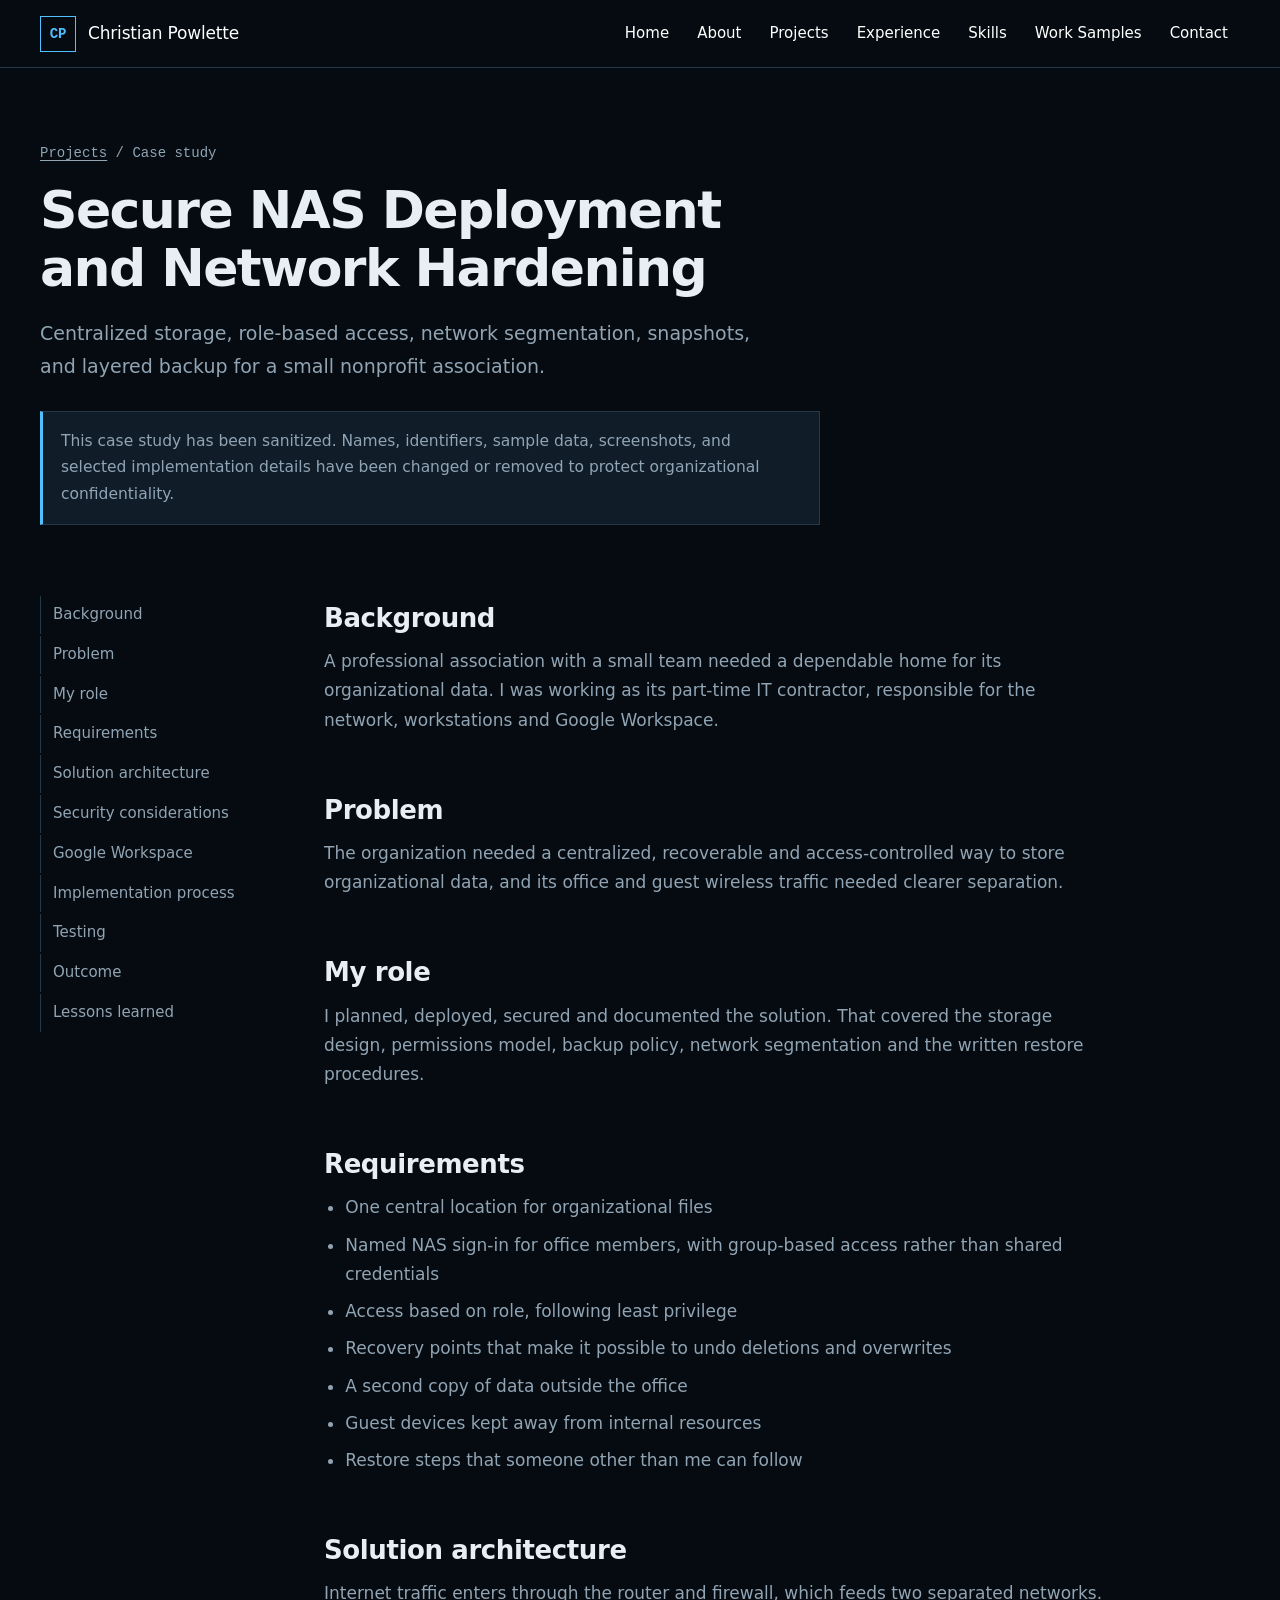
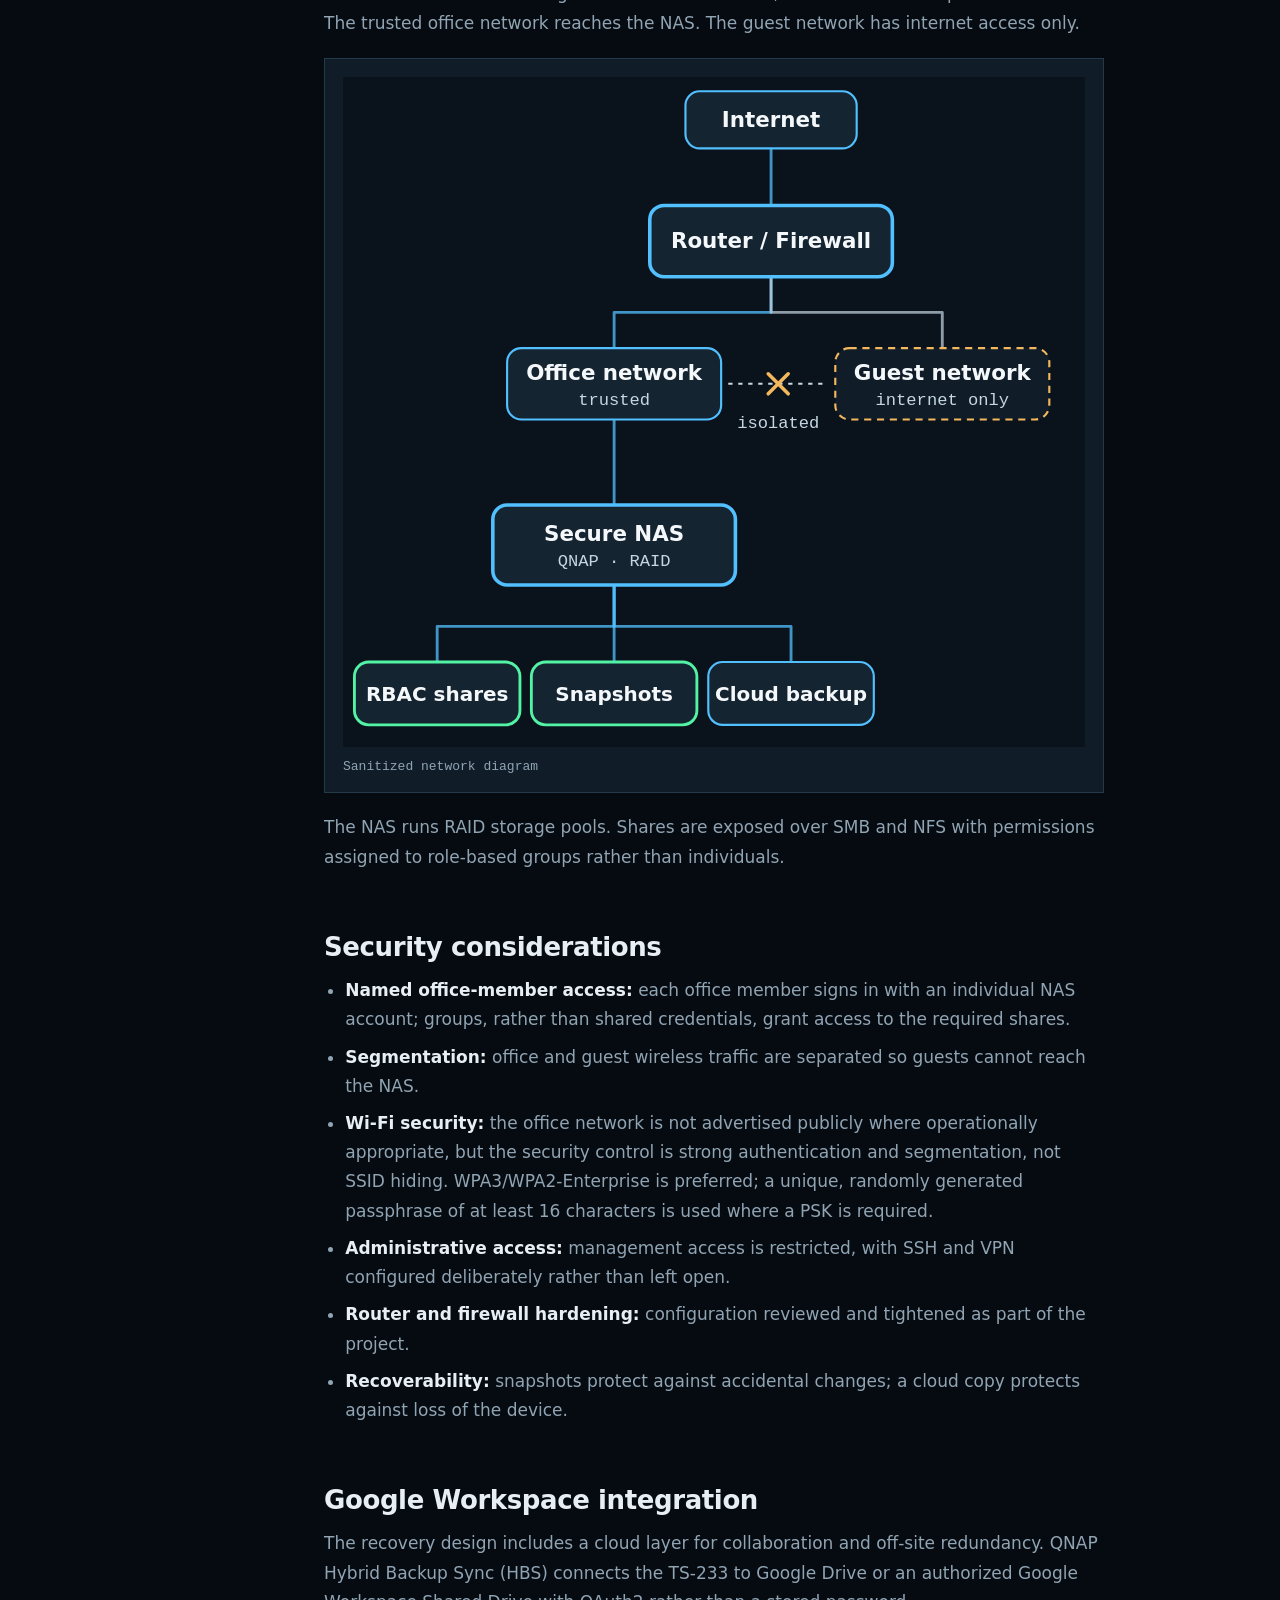
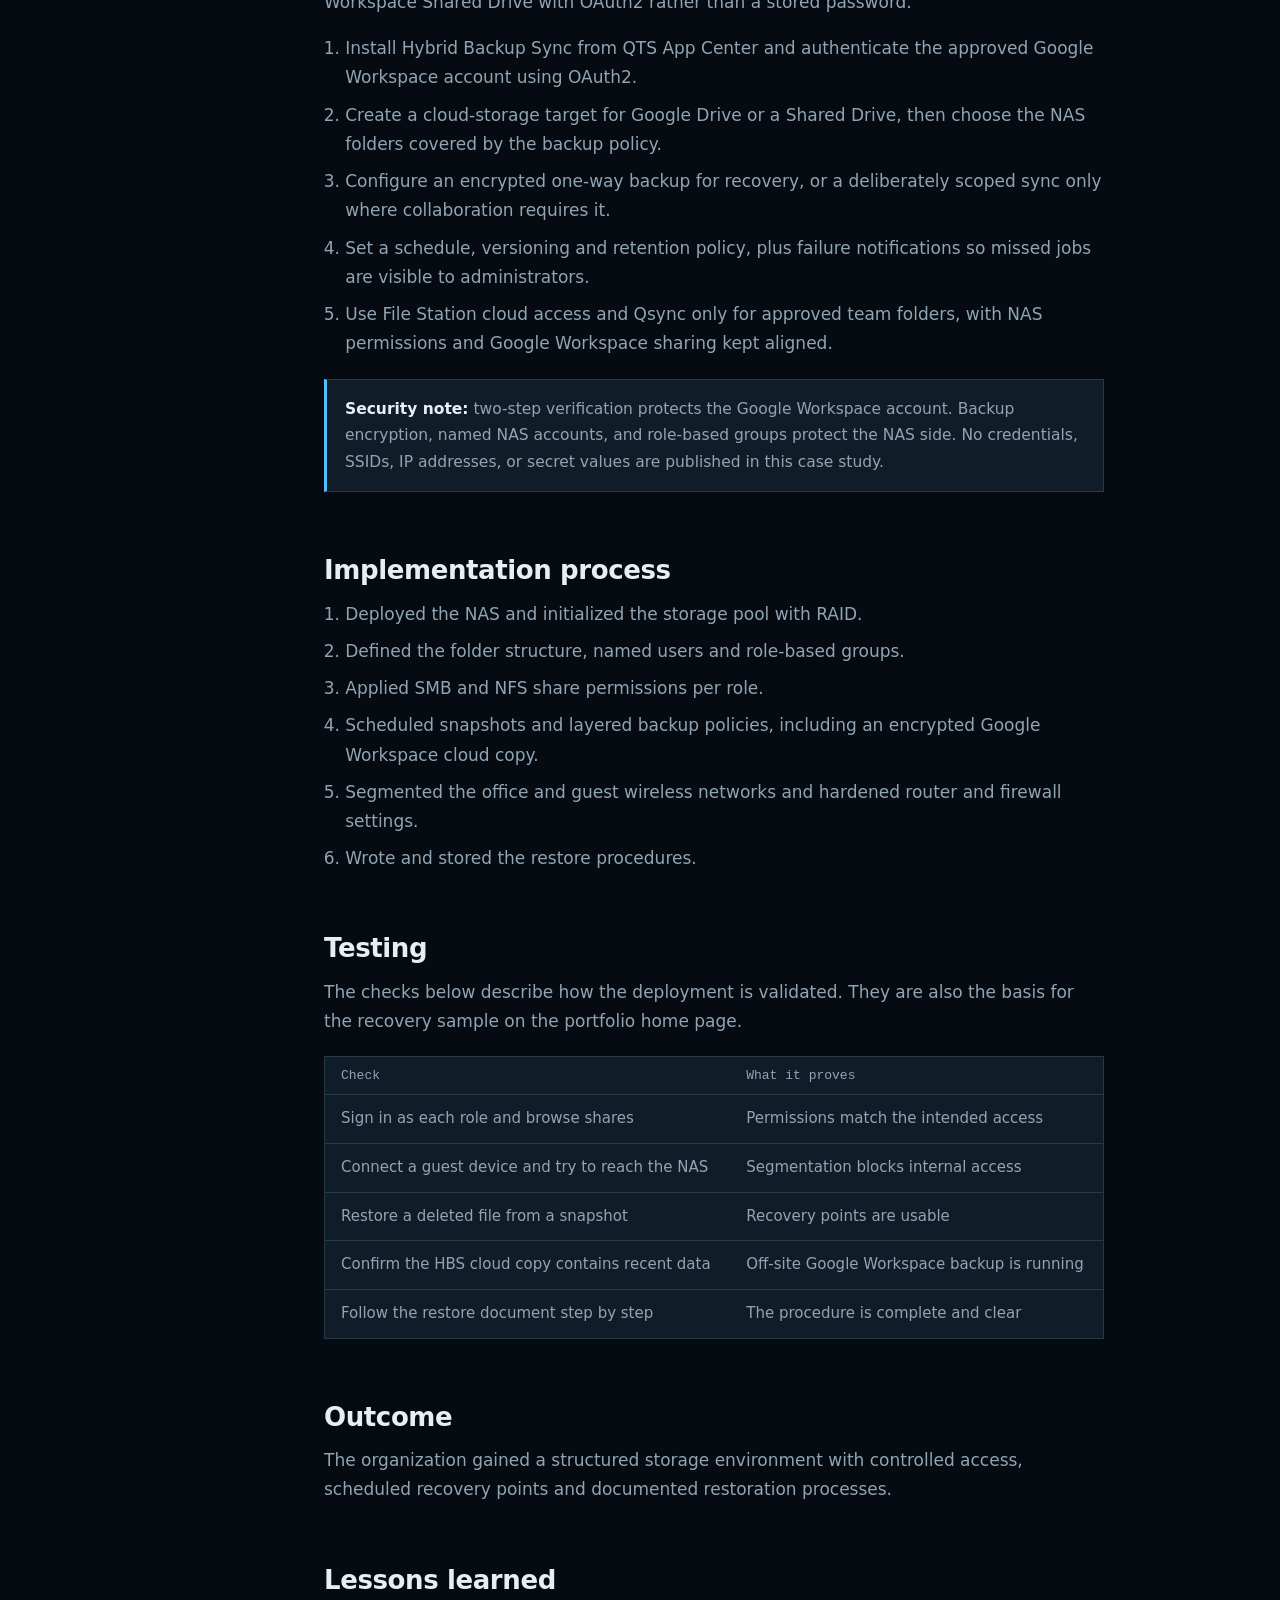
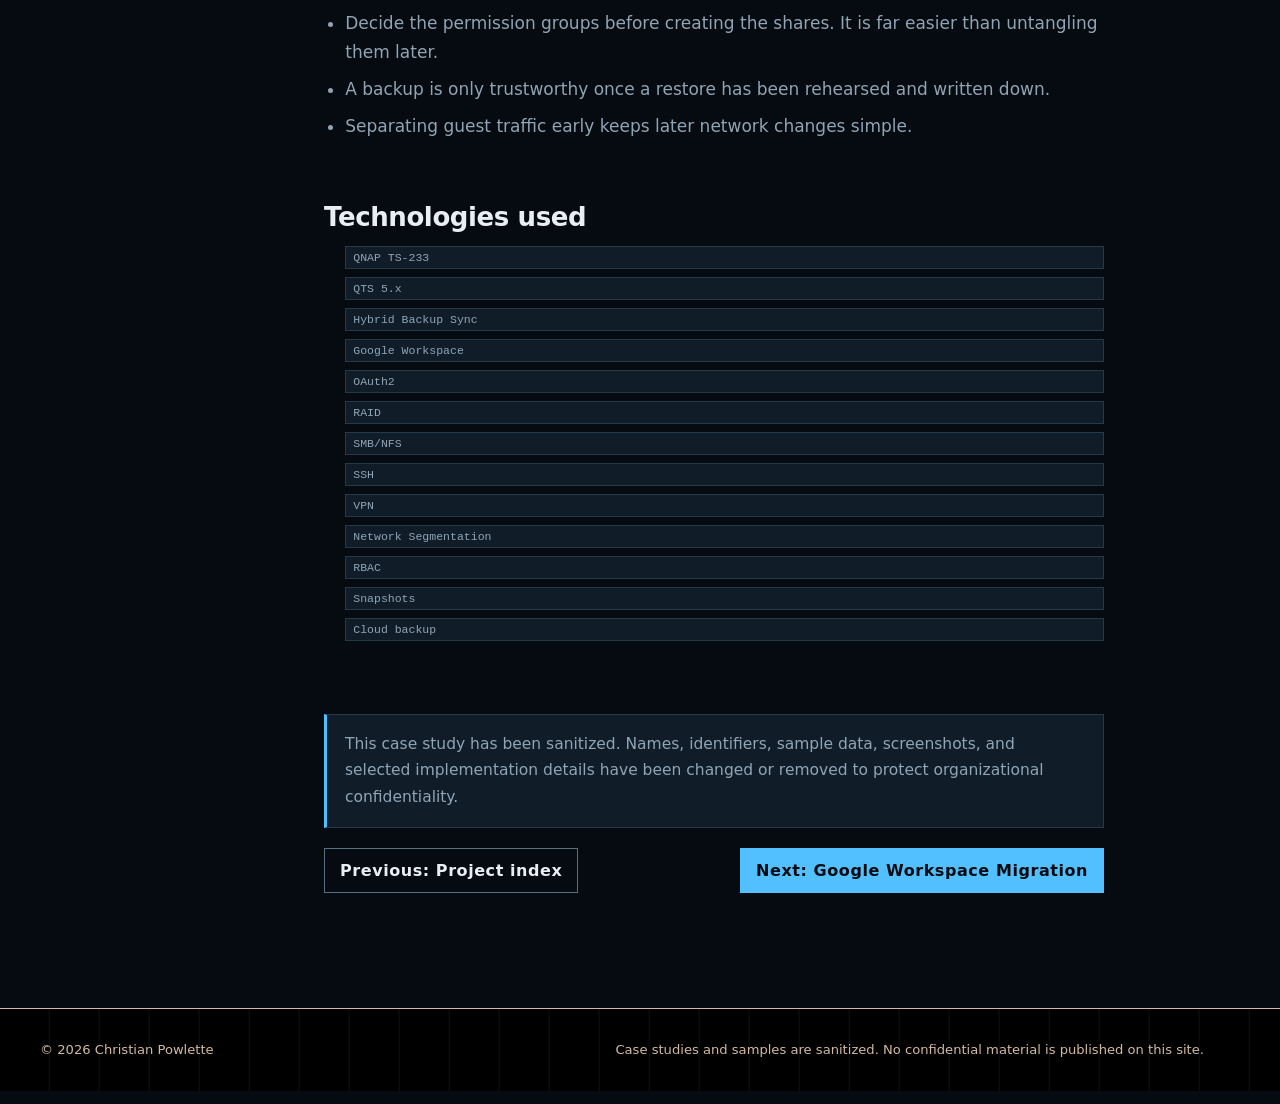
<file: case-studies/secure-nas-deployment.html>
<!DOCTYPE html>
<html lang="en">
<head>
  <meta charset="utf-8">
  <meta name="viewport" content="width=device-width, initial-scale=1">
  <title>Secure NAS Deployment and Network Hardening | Christian Powlette</title>
  <meta name="description" content="Centralized storage, role-based access, network segmentation, snapshots, and layered backup for a small nonprofit association.">
  <meta name="theme-color" content="#102026">
  <meta property="og:title" content="Secure NAS Deployment and Network Hardening | Christian Powlette">
  <meta property="og:description" content="Centralized storage, role-based access, network segmentation, snapshots, and layered backup for a small nonprofit association.">
  <meta property="og:type" content="website">
  <link rel="icon" href="data:image/svg+xml,%3Csvg xmlns='http://www.w3.org/2000/svg' viewBox='0 0 64 64'%3E%3Crect width='64' height='64' rx='14' fill='%23102026'/%3E%3Crect x='3' y='3' width='58' height='58' rx='12' fill='none' stroke='%23d45821' stroke-width='3'/%3E%3Ctext x='32' y='42' font-family='monospace' font-size='26' font-weight='700' text-anchor='middle' fill='%23ffffff'%3ECP%3C/text%3E%3C/svg%3E">
  <link rel="preconnect" href="https://fonts.googleapis.com">
  <link rel="preconnect" href="https://fonts.gstatic.com" crossorigin>
  <link href="https://fonts.googleapis.com/css2?family=Inter:wght@400;500;600;700;800&family=JetBrains+Mono:wght@400;500;600&display=swap" rel="stylesheet">
  <link rel="stylesheet" href="../assets/css/styles.css">
</head>
<body>
  <a class="skip-link" href="#main">Skip to content</a>
  <header class="site-header">
    <div class="container">
      <a class="brand" href="../index.html"><span class="brand-mark" aria-hidden="true">CP</span><span>Christian Powlette</span></a>
      <button class="nav-toggle" type="button" aria-expanded="false" aria-controls="site-nav"><span class="nav-toggle-bars" aria-hidden="true"></span>Menu</button>
      <nav class="nav" id="site-nav" aria-label="Primary">
        <ul class="nav-list">
        <li><a href="../index.html#top">Home</a></li>
        <li><a href="../index.html#about">About</a></li>
        <li><a href="../index.html#projects">Projects</a></li>
        <li><a href="../index.html#experience">Experience</a></li>
        <li><a href="../index.html#skills">Skills</a></li>
        <li><a href="../index.html#samples">Work Samples</a></li>
        <li><a href="../index.html#contact">Contact</a></li>
        </ul>
      </nav>
    </div>
  </header>
  <main id="main">
    <section class="cs-hero">
      <div class="container">
        <p class="cs-crumb"><a href="../projects.html">Projects</a> / Case study</p>
        <h1>Secure NAS Deployment and Network Hardening</h1>
        <p class="cs-summary">Centralized storage, role-based access, network segmentation, snapshots, and layered backup for a small nonprofit association.</p>
        <p class="callout" style="max-width:780px">This case study has been sanitized. Names, identifiers, sample data, screenshots, and selected implementation details have been changed or removed to protect organizational confidentiality.</p>
      </div>
    </section>
    <div class="container cs-layout">
      <nav class="cs-toc" aria-label="On this page"><ol><li><a href="#background">Background</a></li><li><a href="#problem">Problem</a></li><li><a href="#role">My role</a></li><li><a href="#requirements">Requirements</a></li><li><a href="#architecture">Solution architecture</a></li><li><a href="#security">Security considerations</a></li><li><a href="#workspace">Google Workspace</a></li><li><a href="#implementation">Implementation process</a></li><li><a href="#testing">Testing</a></li><li><a href="#outcome">Outcome</a></li><li><a href="#lessons">Lessons learned</a></li></ol></nav>
      <article class="cs-body">
        <section id="background"><h2>Background</h2><p>A professional association with a small team needed a dependable home for its organizational data. I was working as its part-time IT contractor, responsible for the network, workstations and Google Workspace.</p></section><section id="problem"><h2>Problem</h2><p>The organization needed a centralized, recoverable and access-controlled way to store organizational data, and its office and guest wireless traffic needed clearer separation.</p></section><section id="role"><h2>My role</h2><p>I planned, deployed, secured and documented the solution. That covered the storage design, permissions model, backup policy, network segmentation and the written restore procedures.</p></section><section id="requirements"><h2>Requirements</h2><ul><li>One central location for organizational files</li><li>Named NAS sign-in for office members, with group-based access rather than shared credentials</li><li>Access based on role, following least privilege</li><li>Recovery points that make it possible to undo deletions and overwrites</li><li>A second copy of data outside the office</li><li>Guest devices kept away from internal resources</li><li>Restore steps that someone other than me can follow</li></ul></section><section id="architecture"><h2>Solution architecture</h2><p>Internet traffic enters through the router and firewall, which feeds two separated networks. The trusted office network reaches the NAS. The guest network has internet access only.</p><figure class="diagram-frame" style="margin:20px 0"><svg class="diagram" viewBox="0 0 520 470" role="img" aria-label="Secure NAS network diagram: Internet connects to a router and firewall, which splits into a trusted office network and an isolated guest network that has internet access only. The office network reaches the secure NAS, which provides role-based shares, snapshots and cloud backup.">
      <path class="link " pathLength="1" d="M300 50 V90" style="--d:0.2s"/>
      <path class="link " pathLength="1" d="M300 140 V165 H190 V190" style="--d:0.7s"/>
      <path class="link guest" pathLength="1" d="M300 140 V165 H420 V190" style="--d:0.9s"/>
      <path class="link " pathLength="1" d="M190 240 V300" style="--d:1.2s"/>
      <path class="link " pathLength="1" d="M190 356 V385 H66 V410" style="--d:1.6s"/>
      <path class="link " pathLength="1" d="M190 356 V410" style="--d:1.7s"/>
      <path class="link " pathLength="1" d="M190 356 V385 H314 V410" style="--d:1.8s"/>
      <line class="barrier" x1="270" y1="215" x2="340" y2="215"/>
      <path class="barrier-x" d="M298 208 l14 14 M312 208 l-14 14"/>
      <text class="note" x="305" y="246">isolated</text>
      <g class="node " style="--d:0s"><rect x="240" y="10" width="120" height="40" rx="10"/><text x="300.0" y="35.0">Internet</text></g>
      <g class="node core" style="--d:0.4s"><rect x="215" y="90" width="170" height="50" rx="10"/><text x="300.0" y="120.0">Router / Firewall</text></g>
      <g class="node " style="--d:0.9s"><rect x="115" y="190" width="150" height="50" rx="10"/><text x="190.0" y="212.0">Office network</text><text class="sub" x="190.0" y="230.0">trusted</text></g>
      <g class="node guest" style="--d:1.1s"><rect x="345" y="190" width="150" height="50" rx="10"/><text x="420.0" y="212.0">Guest network</text><text class="sub" x="420.0" y="230.0">internet only</text></g>
      <g class="node core" style="--d:1.4s"><rect x="105" y="300" width="170" height="56" rx="10"/><text x="190.0" y="325.0">Secure NAS</text><text class="sub" x="190.0" y="343.0">QNAP · RAID</text></g>
      <g class="node safe leaf" style="--d:1.9s"><rect x="8" y="410" width="116" height="44" rx="10"/><text x="66.0" y="437.0">RBAC shares</text></g>
      <g class="node safe leaf" style="--d:2.0s"><rect x="132" y="410" width="116" height="44" rx="10"/><text x="190.0" y="437.0">Snapshots</text></g>
      <g class="node cloud leaf" style="--d:2.1s"><rect x="256" y="410" width="116" height="44" rx="10"/><text x="314.0" y="437.0">Cloud backup</text></g>
      
    </svg><ol class="topology-list flow"><li><strong>Internet</strong> to router and firewall</li><li><strong>Office network</strong> (trusted) to NAS</li><li><strong>Guest network</strong> internet only</li><li><strong>NAS</strong> to RBAC shares, snapshots, cloud backup</li></ol><figcaption>Sanitized network diagram</figcaption></figure><p>The NAS runs RAID storage pools. Shares are exposed over SMB and NFS with permissions assigned to role-based groups rather than individuals.</p></section>
        <section id="security"><h2>Security considerations</h2><ul><li><strong>Named office-member access:</strong> each office member signs in with an individual NAS account; groups, rather than shared credentials, grant access to the required shares.</li><li><strong>Segmentation:</strong> office and guest wireless traffic are separated so guests cannot reach the NAS.</li><li><strong>Wi-Fi security:</strong> the office network is not advertised publicly where operationally appropriate, but the security control is strong authentication and segmentation, not SSID hiding. WPA3/WPA2-Enterprise is preferred; a unique, randomly generated passphrase of at least 16 characters is used where a PSK is required.</li><li><strong>Administrative access:</strong> management access is restricted, with SSH and VPN configured deliberately rather than left open.</li><li><strong>Router and firewall hardening:</strong> configuration reviewed and tightened as part of the project.</li><li><strong>Recoverability:</strong> snapshots protect against accidental changes; a cloud copy protects against loss of the device.</li></ul></section>
        <section id="workspace"><h2>Google Workspace integration</h2><p>The recovery design includes a cloud layer for collaboration and off-site redundancy. QNAP Hybrid Backup Sync (HBS) connects the TS-233 to Google Drive or an authorized Google Workspace Shared Drive with OAuth2 rather than a stored password.</p><ol class="plain"><li>Install Hybrid Backup Sync from QTS App Center and authenticate the approved Google Workspace account using OAuth2.</li><li>Create a cloud-storage target for Google Drive or a Shared Drive, then choose the NAS folders covered by the backup policy.</li><li>Configure an encrypted one-way backup for recovery, or a deliberately scoped sync only where collaboration requires it.</li><li>Set a schedule, versioning and retention policy, plus failure notifications so missed jobs are visible to administrators.</li><li>Use File Station cloud access and Qsync only for approved team folders, with NAS permissions and Google Workspace sharing kept aligned.</li></ol><p class="callout"><strong>Security note:</strong> two-step verification protects the Google Workspace account. Backup encryption, named NAS accounts, and role-based groups protect the NAS side. No credentials, SSIDs, IP addresses, or secret values are published in this case study.</p></section>
        <section id="implementation"><h2>Implementation process</h2><ol class="plain"><li>Deployed the NAS and initialized the storage pool with RAID.</li><li>Defined the folder structure, named users and role-based groups.</li><li>Applied SMB and NFS share permissions per role.</li><li>Scheduled snapshots and layered backup policies, including an encrypted Google Workspace cloud copy.</li><li>Segmented the office and guest wireless networks and hardened router and firewall settings.</li><li>Wrote and stored the restore procedures.</li></ol></section>
        <section id="testing"><h2>Testing</h2><p>The checks below describe how the deployment is validated. They are also the basis for the recovery sample on the portfolio home page.</p><div class="table-wrap"><table><thead><tr><th scope="col">Check</th><th scope="col">What it proves</th></tr></thead><tbody><tr><td>Sign in as each role and browse shares</td><td>Permissions match the intended access</td></tr><tr><td>Connect a guest device and try to reach the NAS</td><td>Segmentation blocks internal access</td></tr><tr><td>Restore a deleted file from a snapshot</td><td>Recovery points are usable</td></tr><tr><td>Confirm the HBS cloud copy contains recent data</td><td>Off-site Google Workspace backup is running</td></tr><tr><td>Follow the restore document step by step</td><td>The procedure is complete and clear</td></tr></tbody></table></div></section>
        <section id="outcome"><h2>Outcome</h2><p>The organization gained a structured storage environment with controlled access, scheduled recovery points and documented restoration processes.</p></section><section id="lessons"><h2>Lessons learned</h2><ul><li>Decide the permission groups before creating the shares. It is far easier than untangling them later.</li><li>A backup is only trustworthy once a restore has been rehearsed and written down.</li><li>Separating guest traffic early keeps later network changes simple.</li></ul></section>
        <section id="tech"><h2>Technologies used</h2><ul class="chips" aria-label="Technologies"><li class="chip">QNAP TS-233</li><li class="chip">QTS 5.x</li><li class="chip">Hybrid Backup Sync</li><li class="chip">Google Workspace</li><li class="chip">OAuth2</li><li class="chip">RAID</li><li class="chip">SMB/NFS</li><li class="chip">SSH</li><li class="chip">VPN</li><li class="chip">Network Segmentation</li><li class="chip">RBAC</li><li class="chip">Snapshots</li><li class="chip">Cloud backup</li></ul></section>
        <p class="callout">This case study has been sanitized. Names, identifiers, sample data, screenshots, and selected implementation details have been changed or removed to protect organizational confidentiality.</p>
        <nav class="cs-nav" aria-label="Case study navigation"><a class="btn btn-ghost" href="../projects.html">Previous: Project index</a><a class="btn btn-primary" href="google-workspace-migration.html">Next: Google Workspace Migration</a></nav>
      </article>
    </div>
  </main>
  <footer class="site-footer">
    <div class="container">
      <span>&copy; <span id="year">2026</span> Christian Powlette</span>
      <span>Case studies and samples are sanitized. No confidential material is published on this site.</span>
    </div>
  </footer>
  <script src="../assets/js/main.js" defer></script>
</body>
</html>
</file>
<file: assets/css/styles.css>
/* ==========================================================================
   Christian Powlette - Portfolio
   Tokens -> base -> layout -> components -> sections -> responsive -> print
   ========================================================================== */

:root {
  /* Infrastructure operations palette */
  --bg: #050b10;
  --accent: #52bfff;
  --mustard: #f3b75d;
  --olive: #53f3a6;
  --border: #253a49;
  --text: #e7eef4;

  /* Derived shades for contrast and UI balance */
  --card: #0a131c;
  --card-2: #101d29;
  --accent-ink: #52bfff;
  --accent-hover: #91d8ff;
  --olive-ink: #53f3a6;
  --muted: #91a4b4;
  --ink-dark: #050b10;
  --border-strong: #586d7d;

  --font-sans: "Space Grotesk", "Segoe UI", system-ui, -apple-system, Aptos, Roboto, Arial, sans-serif;
  --font-head: "Space Grotesk", "Segoe UI", system-ui, sans-serif;
  --font-mono: "IBM Plex Mono", "Consolas", monospace;

  --maxw: 1200px;
  --gutter: clamp(20px, 4vw, 40px);
  --section-y: clamp(64px, 9vw, 120px);
  /* Deliberately squared geometry: this is an operations console, not a SaaS template. */
  --r-lg: 2px;
  --r-md: 2px;
  --r-sm: 0;
  --header-h: 68px;
  color-scheme: dark;
}

*, *::before, *::after { box-sizing: border-box; }
[hidden] { display: none !important; }
html { scroll-behavior: smooth; scroll-padding-top: calc(var(--header-h) + 16px); -webkit-text-size-adjust: 100%; }
body {
  margin: 0;
  padding-top: var(--header-h);
  background: var(--bg);
  color: var(--text);
  font: 400 17px/1.65 var(--font-sans);
  -webkit-font-smoothing: antialiased;
}
img, svg { max-width: 100%; display: block; }
a { color: var(--accent-ink); text-underline-offset: 3px; }
a:hover { color: var(--olive); }
h1, h2, h3 { font-family: var(--font-head); font-weight: 600; line-height: 1.12; margin: 0; letter-spacing: -0.015em; }
h4 { font-family: var(--font-sans); line-height: 1.2; margin: 0; }
p { margin: 0 0 1em; }
ul, ol { margin: 0; padding: 0; }

:focus-visible { outline: 2px solid var(--accent-ink); outline-offset: 3px; border-radius: 4px; }

.skip-link {
  position: absolute; left: 12px; top: -60px; z-index: 100;
  background: var(--accent); color: var(--ink-dark); padding: 10px 16px; border-radius: var(--r-sm); font-weight: 600;
}
.skip-link:focus { top: 12px; }

.sr-only {
  position: absolute; width: 1px; height: 1px; padding: 0; margin: -1px;
  overflow: hidden; clip: rect(0 0 0 0); white-space: nowrap; border: 0;
}

.container { width: 100%; max-width: calc(var(--maxw) + var(--gutter) * 2); margin-inline: auto; padding-inline: var(--gutter); }
.section { padding-block: var(--section-y); }
.section + .section { border-top: 1px solid color-mix(in srgb, #102026 14%, transparent); }
.section-head { max-width: 62ch; margin-bottom: clamp(32px, 5vw, 56px); }
.section-head h2 { font-size: clamp(2rem, 4vw, 2.5rem); font-weight: 600; }
.section-head p { color: var(--muted); margin: 14px 0 0; font-size: 1.0625rem; }
.credential-spotlight { background: #d4b9a0; border-block: 1px solid #102026; }
.credential-spotlight-inner { display: grid; grid-template-columns: minmax(0, .9fr) minmax(0, 1.1fr); gap: 32px 56px; align-items: center; padding-block: clamp(32px, 5vw, 56px); }
.credential-spotlight .eyebrow { color: #102026; margin-bottom: 12px; }
.credential-spotlight h2 { max-width: 16ch; font-size: clamp(1.7rem, 3vw, 2.2rem); }
.credential-spotlight ul { display: grid; grid-template-columns: repeat(2, minmax(0, 1fr)); gap: 0; list-style: none; border-top: 1px solid color-mix(in srgb, #102026 45%, transparent); border-left: 1px solid color-mix(in srgb, #102026 45%, transparent); }
.credential-spotlight li { padding: 15px 18px; border-right: 1px solid color-mix(in srgb, #102026 45%, transparent); border-bottom: 1px solid color-mix(in srgb, #102026 45%, transparent); font: 500 .8rem/1.4 var(--font-mono); }

/* ---------- Infrastructure palette reconciliation ---------- */
.section + .section { border-color: var(--border); }
.credential-spotlight, .capability-section, .systems-section { background: #0a131c; color: var(--text); border-color: var(--border); }
.credential-spotlight .eyebrow, .credential-spotlight h2 { color: var(--text); }
.credential-spotlight ul, .credential-spotlight li { border-color: var(--border); }
.credential-spotlight li { color: var(--muted); }
.card { background: var(--card); border-color: var(--border); }
@media (hover: hover) { .card:hover { border-color: var(--accent); background: #101d29; } }
.capability-grid { border-color: var(--border); }
.capability-card { background: #101d29; border-color: var(--border); }
.capability-card p { color: var(--muted); }
.capability-card li { background: #152431; color: var(--text); }
.systems-panel { background: #101d29; }
.systems-panel + .systems-panel { border-color: var(--border); }
.systems-panel .chip, .chip { border-color: var(--border); background: #152431; color: var(--muted); }
.confidential-note, .diagram-frame, .block, .callout, .table-wrap, .flow.horizontal li { border-color: var(--border); background: #101d29; color: var(--muted); }
.diagram { --dg-node: #152431; --dg-stroke: #52bfff; --dg-text: #e7eef4; --dg-sub: #91a4b4; }
.diagram .node.safe rect, .diagram .node.iot rect { stroke: #53f3a6; }
.diagram .barrier-x { stroke: #f3b75d; }
.project-grid { border-color: var(--border); }
.project { border-color: var(--border); }
.project::before, .capability-number, .eyebrow { color: #52bfff; }
.footer-mark { border-color: #52bfff; color: #52bfff; }
.site-footer { background: #050b10; border-color: var(--border); color: var(--muted); }
.footer-identity, .footer-ledger strong { color: var(--text); }
.footer-top { color: #52bfff; }

/* ---------- Header / nav ---------- */
.site-header {
  position: fixed; inset: 0 0 auto; z-index: 50; height: var(--header-h);
  background: #050b10;
  border-bottom: 1px solid #253a49;
  box-shadow: 0 1px 0 color-mix(in srgb, #52bfff 42%, transparent);
}
.site-header .container { height: 100%; display: flex; align-items: center; justify-content: space-between; gap: 16px; }
.brand { display: inline-flex; align-items: center; gap: 12px; color: #ffffff; text-decoration: none; letter-spacing: -0.01em; }
.brand-mark {
  display: grid; place-items: center; width: 36px; height: 36px; border-radius: 0;
  border: 1px solid #52bfff; color: #52bfff; font: 600 14px var(--font-mono); position: relative; overflow: hidden;
}
.brand-mark::after { content: ""; position: absolute; inset: 0; background: linear-gradient(115deg, transparent 44%, color-mix(in srgb, #d45821 72%, transparent) 50%, transparent 56%); transform: translateX(-140%); transition: transform .38s ease; }
.brand:hover .brand-mark::after, .brand:focus-visible .brand-mark::after { transform: translateX(140%); }
.brand-copy { display: grid; gap: 2px; }
.brand-copy strong { font-size: .94rem; font-weight: 650; }
.brand-copy small { color: #91a4b4; font: 500 .56rem var(--font-mono); letter-spacing: .1em; }
.brand--wordmark { gap: 0; }
.brand--wordmark .brand-copy { gap: 4px; }
.brand--wordmark .brand-copy strong { color: #e7eef4; font-size: 1rem; font-weight: 700; letter-spacing: -.02em; }
.brand--wordmark .brand-copy small { color: #52bfff; font-size: .55rem; letter-spacing: .095em; }
.nav-list { display: flex; gap: 4px; list-style: none; }
.nav-list a {
  display: block; position: relative; padding: 8px 12px; border-radius: 0; color: #ffffff;
  text-decoration: none; font-size: 0.9375rem; font-weight: 500; transition: color .18s ease, background-color .18s ease;
}
.nav-list a::after { content: ""; position: absolute; right: 12px; bottom: 4px; left: 12px; height: 1px; background: #52bfff; transform: scaleX(0); transform-origin: right; transition: transform .22s ease; }
.nav-list a:hover, .nav-list a:focus-visible { color: #52bfff; background: color-mix(in srgb, #52bfff 9%, transparent); }
.nav-list a:hover::after, .nav-list a:focus-visible::after, .nav-list a[aria-current="true"]::after { transform: scaleX(1); transform-origin: left; }
.nav-list a[aria-current="true"] { color: #52bfff; }
.nav-list a > span { margin-right: 6px; color: #586d7d; font: 500 .58rem var(--font-mono); }
.nav-list a[aria-current="true"] > span { color: #53f3a6; }
.nav-modal-head, .nav-modal-copy { display: none; }
.node-status { display: inline-flex; align-items: center; gap: 7px; color: #91a4b4; font: 500 .59rem var(--font-mono); letter-spacing: .08em; white-space: nowrap; }
.node-status i { width: 7px; height: 7px; border-radius: 50%; background: #53f3a6; box-shadow: 0 0 9px color-mix(in srgb, #53f3a6 68%, transparent); animation: node-pulse 2.5s ease-in-out infinite; }
.nav-toggle {
  display: none; align-items: center; gap: 10px; background: none; color: #ffffff;
  border: 1px solid #d4b9a0; border-radius: 0; padding: 9px 14px; font: 500 0.9375rem var(--font-sans); cursor: pointer; transition: background-color .18s ease, color .18s ease;
}
.nav-toggle-bars { width: 16px; height: 10px; border-block: 2px solid currentColor; position: relative; }
.nav-toggle-bars::after { content: ""; position: absolute; left: 0; right: 0; top: 50%; height: 2px; margin-top: -1px; background: currentColor; }
.nav-toggle:hover, .nav-toggle:focus-visible, .nav-toggle[aria-expanded="true"] { color: #000000; background: #d4b9a0; }

/* ---------- Buttons ---------- */
.btn {
  display: inline-flex; align-items: center; justify-content: center; gap: 8px;
  min-height: 48px; padding: 12px 22px; border-radius: 0; border: 1px solid transparent;
  font: 600 1rem var(--font-sans); text-decoration: none; cursor: pointer;
  transition: background-color .15s, border-color .15s, color .15s;
}
.btn-primary { background: var(--accent); color: var(--ink-dark); }
.btn-primary:hover { background: var(--accent-hover); color: var(--ink-dark); }
.btn-ghost { background: transparent; color: var(--text); border-color: var(--border); }
.btn-ghost { border-color: var(--border-strong); }
.btn-ghost:hover { border-color: var(--accent-ink); color: var(--text); }
.btn-row { display: flex; flex-wrap: wrap; gap: 12px; }

/* ---------- Hero ---------- */
.hero { padding-block: clamp(68px, 10vw, 128px); position: relative; overflow: hidden; background: #102026; color: #ffffff; isolation: isolate; }
.hero::before {
  content: ""; position: absolute; inset: 0; pointer-events: none; z-index: 0; opacity: .5;
  background-image: linear-gradient(var(--border) 1px, transparent 1px), linear-gradient(90deg, var(--border) 1px, transparent 1px);
  background-size: 56px 56px; opacity: .18;
  -webkit-mask-image: linear-gradient(90deg, transparent 30%, #000000 100%);
          mask-image: linear-gradient(90deg, transparent 30%, #000000 100%);
}
.hero::after { content: ""; position: absolute; inset: 0; pointer-events: none; z-index: 0; background: repeating-linear-gradient(0deg, transparent 0 7px, color-mix(in srgb, #ffffff 3%, transparent) 8px); opacity: .6; animation: field-scan 11s linear infinite; }
.hero-network-field { position: absolute; inset: 0; pointer-events: none; z-index: 0; overflow: hidden; }
.hero-network-field span { position: absolute; width: 8px; height: 8px; border: 1px solid #d4b9a0; border-radius: 50%; box-shadow: 0 0 0 5px color-mix(in srgb, #d4b9a0 8%, transparent), 0 0 18px color-mix(in srgb, #d45821 38%, transparent); animation: signal-pulse 3.6s ease-in-out infinite; }
.hero-network-field span:nth-child(1) { left: 60%; top: 17%; }
.hero-network-field span:nth-child(2) { left: 86%; top: 34%; animation-delay: 1.1s; }
.hero-network-field span:nth-child(3) { left: 67%; top: 73%; animation-delay: 2.2s; }
.hero-network-field i { position: absolute; height: 1px; transform-origin: left center; background: linear-gradient(90deg, color-mix(in srgb, #d4b9a0 62%, transparent), transparent); opacity: .72; }
.hero-network-field i:nth-of-type(1) { left: 60%; top: 17%; width: 28%; transform: rotate(24deg); }
.hero-network-field i:nth-of-type(2) { left: 60%; top: 17%; width: 30%; transform: rotate(64deg); }
.hero-network-field i:nth-of-type(3) { left: 67%; top: 73%; width: 27%; transform: rotate(-22deg); }
.hero-grid { position: relative; z-index: 1; display: grid; grid-template-columns: minmax(0, .94fr) minmax(390px, 1.06fr); gap: clamp(32px, 5vw, 72px); align-items: center; }
.hero h1 { font-size: clamp(2.75rem, 6.4vw, 4rem); font-weight: 600; letter-spacing: -0.025em; line-height: 1.02; }
.eyebrow { display: flex; align-items: center; gap: 9px; margin: 0 0 16px; color: #d45821; font: 500 .75rem var(--font-mono); letter-spacing: .08em; text-transform: uppercase; }
.hero-title { margin: 20px 0 0; color: #d4b9a0; font: 500 clamp(1.1rem, 2vw, 1.45rem)/1.2 var(--font-sans); letter-spacing: -.015em; }
.hero-lead { margin: 24px 0 32px; color: #ffffff; font-size: 1.125rem; max-width: 56ch; }
.hero-lead strong { color: #ffffff; font-weight: 600; }
.hero .btn-ghost { border-color: #d4b9a0; color: #ffffff; }
.hero .btn-ghost:hover { border-color: #ffffff; color: #ffffff; }
.hero-ledger { display: grid; grid-template-columns: repeat(3, minmax(0, 1fr)); margin-top: 32px; border-top: 1px solid color-mix(in srgb, #d4b9a0 48%, transparent); border-left: 1px solid color-mix(in srgb, #d4b9a0 48%, transparent); }
.hero-ledger span { padding: 12px 10px; border-right: 1px solid color-mix(in srgb, #d4b9a0 48%, transparent); border-bottom: 1px solid color-mix(in srgb, #d4b9a0 48%, transparent); color: #d4b9a0; font: 400 .66rem/1.45 var(--font-mono); letter-spacing: .03em; text-transform: uppercase; }
.terminal-strip { margin: 20px 0 0; border: 1px solid color-mix(in srgb, #d4b9a0 55%, transparent); background: #000000; color: #ffffff; font: 400 .72rem/1.55 var(--font-mono); }
.terminal-title { display: flex; justify-content: space-between; gap: 12px; padding: 7px 10px; border-bottom: 1px solid color-mix(in srgb, #d4b9a0 45%, transparent); color: #d4b9a0; font-size: .62rem; letter-spacing: .08em; text-transform: uppercase; }
.terminal-strip p { min-height: 1.55em; margin: 0; padding: 10px; color: #ffffff; }
.terminal-prompt { color: #d45821; font-weight: 600; }
.terminal-cursor { display: inline-block; width: .58em; height: 1em; margin-left: 3px; vertical-align: -.16em; background: #d4b9a0; animation: terminal-blink 1s steps(2, start) infinite; }
.hero-status { display: grid; grid-template-columns: repeat(3, minmax(0, 1fr)); margin: 14px 0 0; padding: 0; list-style: none; border-top: 1px solid color-mix(in srgb, #d4b9a0 42%, transparent); border-left: 1px solid color-mix(in srgb, #d4b9a0 42%, transparent); }
.hero-status li { min-height: 64px; padding: 9px 10px; border-right: 1px solid color-mix(in srgb, #d4b9a0 42%, transparent); border-bottom: 1px solid color-mix(in srgb, #d4b9a0 42%, transparent); }
.hero-status span { display: block; color: #d45821; font: 500 .57rem var(--font-mono); letter-spacing: .08em; }
.hero-status strong { display: block; margin-top: 5px; color: #ffffff; font: 500 .68rem/1.25 var(--font-mono); text-transform: uppercase; }
.hero-visual { position: relative; display: grid; grid-template-columns: minmax(0, 1fr) 142px; gap: 14px; padding: clamp(12px, 2vw, 18px); background: color-mix(in srgb, #ffffff 6%, #102026); border: 1px solid color-mix(in srgb, #d4b9a0 55%, transparent); border-radius: 0; box-shadow: 14px 14px 0 color-mix(in srgb, #000000 32%, transparent); }
.hero-visual-head { grid-column: 1 / -1; display: flex; justify-content: space-between; gap: 12px; padding-bottom: 9px; border-bottom: 1px solid color-mix(in srgb, #d4b9a0 45%, transparent); color: #d4b9a0; font: 500 .6rem var(--font-mono); letter-spacing: .09em; }
.hero-visual-head span:last-child { color: #d45821; text-align: right; }
.rack-console { grid-column: 1 / -1; padding: 12px; border: 1px solid color-mix(in srgb, #d4b9a0 45%, transparent); background: #000000; }
.rack-console-head { display: flex; align-items: baseline; justify-content: space-between; gap: 12px; padding-bottom: 9px; border-bottom: 1px solid color-mix(in srgb, #d4b9a0 35%, transparent); }
.rack-console-head h2 { margin: 0; color: #ffffff; font: 600 .72rem var(--font-mono); letter-spacing: .06em; text-transform: uppercase; }
.rack-console-head span { color: #d45821; font: 500 .56rem var(--font-mono); letter-spacing: .08em; text-align: right; }
.rack-layout { display: grid; grid-template-columns: 10px minmax(0, 1fr); gap: 9px; margin-top: 10px; }
.rack-rail { border: 1px solid color-mix(in srgb, #d4b9a0 58%, transparent); background: repeating-linear-gradient(to bottom, #d4b9a0 0 3px, transparent 3px 9px); opacity: .75; }
.rack-units { display: grid; gap: 5px; }
.rack-unit { display: grid; grid-template-columns: 35px minmax(0, 1fr) 52px; min-height: 28px; border: 1px solid color-mix(in srgb, #d4b9a0 42%, transparent); }
.rack-unit > span { display: grid; place-items: center; border-right: 1px solid color-mix(in srgb, #d4b9a0 35%, transparent); color: #d45821; font: 500 .58rem var(--font-mono); }
.rack-unit em { display: grid; place-items: center; border-left: 1px solid color-mix(in srgb, #d4b9a0 35%, transparent); color: #d4b9a0; font: 500 .5rem var(--font-mono); font-style: normal; letter-spacing: .05em; }
.rack-face { display: grid; align-items: center; gap: 3px; padding: 6px; }
.rack-face.ports { grid-template-columns: repeat(10, minmax(0, 1fr)) 8px; }
.rack-face.firewall { grid-template-columns: repeat(6, minmax(0, 1fr)) 8px; }
.rack-face.bays { grid-template-columns: repeat(6, minmax(0, 1fr)) 8px; }
.rack-face i { display: block; height: 7px; border: 1px solid #d4b9a0; background: #102026; }
.rack-face.bays i { height: 12px; background: color-mix(in srgb, #d4b9a0 14%, #102026); }
.rack-face b { display: block; width: 6px; height: 6px; justify-self: end; background: #d45821; box-shadow: 0 0 9px color-mix(in srgb, #d45821 66%, transparent); animation: rack-led 2.4s steps(2, start) infinite; }
.rack-face b.warn { background: #d4b9a0; animation-delay: .7s; }
.rack-terminal { margin: 10px 0 0; padding: 8px 9px; border: 1px solid color-mix(in srgb, #d4b9a0 38%, transparent); color: #d4b9a0; font: 400 .64rem/1.5 var(--font-mono); }
.rack-terminal > span { color: #d45821; font-weight: 600; }
.rack-terminal strong { color: #ffffff; font-weight: 500; }
.hero-topology { grid-column: 1 / -1; border: 1px solid color-mix(in srgb, #d4b9a0 42%, transparent); background: color-mix(in srgb, #000000 36%, transparent); }
.hero-topology summary { display: flex; justify-content: space-between; gap: 12px; padding: 9px 10px; color: #d4b9a0; cursor: pointer; font: 500 .61rem var(--font-mono); letter-spacing: .07em; text-transform: uppercase; }
.hero-topology summary span { color: #d45821; font-size: .88rem; transition: transform .18s ease; }
.hero-topology[open] summary { border-bottom: 1px solid color-mix(in srgb, #d4b9a0 35%, transparent); }
.hero-topology[open] summary span { transform: rotate(45deg); }
.hero-topology .diagram { display: block; width: calc(100% - 20px); margin: 10px; }
.hero-portrait { margin: 0; }
.hero-portrait img { width: 100%; height: clamp(250px, 29vw, 350px); object-fit: cover; object-position: center 22%; display: block; }
.hero-evidence { grid-column: 1 / -1; grid-row: auto; display: grid; grid-template-columns: 120px minmax(0, 1fr); gap: 12px; align-items: center; border-top: 1px solid color-mix(in srgb, #d4b9a0 45%, transparent); padding-top: 12px; }
.hero-evidence img { height: 104px; min-height: 0; max-height: none; object-position: center 20%; filter: saturate(.78) contrast(1.04); }
.hero-evidence figcaption { display: block; padding: 0; line-height: 1.4; }
.hero-evidence figcaption span { display: block; }
.hero-evidence figcaption span + span { margin-top: 4px; }
.hero-portrait figcaption { display: flex; justify-content: space-between; gap: 12px; padding: 11px 0; color: #d4b9a0; font: 400 .67rem var(--font-mono); text-transform: uppercase; letter-spacing: .06em; }
.hero-portrait figcaption span:first-child { color: #d45821; }
.hero-visual .diagram { --dg-node: #102026; --dg-stroke: #d4b9a0; --dg-text: #ffffff; --dg-sub: #d4b9a0; }
.hero-visual .diagram .node.core rect { stroke: var(--accent); }
.hero-visual .diagram .node.safe rect { stroke: var(--mustard); }
.hero-visual .diagram .node.access rect { fill: #ffffff; stroke: var(--accent); }
.hero-visual .diagram .node.access text { fill: var(--olive); }
.hero-visual .diagram .node.iot rect { stroke: #ffffff; }
.hero-visual .diagram .node.peripheral rect { stroke: var(--mustard); }
.hero-visual .diagram .barrier-x { stroke: var(--mustard); }
.hero-visual .diagram [data-topology-node] { cursor: pointer; }
.hero-visual .diagram [data-topology-node]:focus { outline: none; }
.hero-visual .diagram [data-topology-node]:focus rect, .hero-visual .diagram [data-topology-node]:hover rect, .hero-visual .diagram [data-topology-node].is-selected rect { fill: color-mix(in srgb, #d4b9a0 22%, #102026); stroke: #ffffff; stroke-width: 2.5; }
.topology-inspector { margin: 10px; padding: 10px; border: 1px solid color-mix(in srgb, #d4b9a0 45%, transparent); background: #000000; color: #ffffff; font: 400 .7rem/1.55 var(--font-mono); }
.topology-inspector > div { display: flex; justify-content: space-between; gap: 12px; padding-bottom: 6px; border-bottom: 1px solid color-mix(in srgb, #d4b9a0 35%, transparent); color: #d4b9a0; font-size: .6rem; letter-spacing: .08em; text-transform: uppercase; }
.topology-inspector p { margin: 9px 0 2px; color: #ffffff; font-weight: 600; }
.topology-inspector code { display: block; color: #d4b9a0; overflow-wrap: anywhere; }
.topology-inspector small { display: block; margin-top: 7px; color: color-mix(in srgb, #ffffff 62%, transparent); font-size: .61rem; }

/* ---------- Diagram ---------- */
.diagram { width: 100%; height: auto; }
.diagram { --dg-node: #ffffff; --dg-stroke: #d4b9a0; --dg-text: var(--text); --dg-sub: var(--muted); }
.diagram .node rect { fill: var(--dg-node); stroke: var(--dg-stroke); stroke-width: 1.5; }
.diagram .node.core rect { stroke: var(--accent); stroke-width: 2.5; }
.diagram .node.safe rect { stroke: var(--olive); stroke-width: 2; }
.diagram .node.cloud rect { stroke: var(--mustard); }
.diagram .node.access rect { stroke: var(--accent); stroke-width: 2; }
.diagram .node.iot rect { stroke: var(--olive); }
.diagram .node.peripheral rect { stroke: var(--mustard); }
.diagram .node.guest rect { stroke-dasharray: 5 4; }
.diagram .node text { fill: var(--dg-text); font: 600 15px var(--font-sans); text-anchor: middle; }
.diagram .node.leaf text { font-size: 14px; }
.diagram .node .sub { fill: var(--dg-sub); font: 400 12px var(--font-mono); }
.diagram .link { fill: none; stroke: var(--accent); stroke-width: 2; stroke-opacity: .75; stroke-linejoin: round; }
.diagram .link.guest { stroke: var(--dg-sub); stroke-dasharray: 6 5; stroke-opacity: .7; }
.diagram .barrier { stroke: var(--dg-sub); stroke-width: 1.5; stroke-dasharray: 3 4; }
.diagram .barrier-x { stroke: var(--mustard); stroke-width: 2.5; stroke-linecap: round; }
.diagram .note { fill: var(--dg-sub); font: 400 12px var(--font-mono); text-anchor: middle; }
.diagram .packet { fill: var(--accent); display: none; }

/* one orchestrated moment: the topology draws itself once on load */
.diagram.is-live .link:not(.guest) { stroke-dasharray: 1; stroke-dashoffset: 1; animation: draw 1.1s cubic-bezier(.4,0,.2,1) forwards; animation-delay: var(--d, 0s); }
.diagram.is-live .link.guest { opacity: 0; animation: fade .6s ease forwards; animation-delay: var(--d, 0s); }
.diagram.is-live .node { opacity: 0; animation: fade .5s ease forwards; animation-delay: var(--d, 0s); }
.diagram.is-live .packet { display: block; opacity: 0; offset-rotate: 0deg; animation: travel 3.2s linear infinite; animation-delay: var(--d, 2s); }
@keyframes draw { to { stroke-dashoffset: 0; } }
@keyframes fade { to { opacity: 1; } }
@keyframes travel { 0% { offset-distance: 0%; opacity: 0; } 10% { opacity: 1; } 90% { opacity: 1; } 100% { offset-distance: 100%; opacity: 0; } }
@keyframes signal-pulse { 0%, 100% { opacity: .45; transform: scale(1); } 50% { opacity: 1; transform: scale(1.35); } }
@keyframes field-scan { from { background-position: 0 0; } to { background-position: 0 56px; } }
@keyframes terminal-blink { 50% { opacity: 0; } }
@keyframes rack-led { 50% { opacity: .28; } }
@keyframes node-pulse { 50% { opacity: .35; } }

/* ---------- Cards, chips ---------- */
.card { background: var(--card); border: 1px solid color-mix(in srgb, #102026 18%, transparent); border-radius: var(--r-sm); transition: border-color .18s ease, background-color .18s ease; }
@media (hover: hover) { .card:hover { border-color: #d45821; background: color-mix(in srgb, #d4b9a0 8%, #ffffff); } }
.chips { display: flex; flex-wrap: wrap; gap: 8px; list-style: none; }
.chip {
  padding: 5px 11px; border: 1px solid var(--border); border-radius: var(--r-sm); background: var(--card-2);
  font: 500 0.8125rem var(--font-mono); color: var(--muted);
}

/* ---------- About ---------- */
.about-grid { display: grid; grid-template-columns: minmax(0, 1.2fr) minmax(0, 1fr); gap: clamp(32px, 5vw, 72px); align-items: start; }
.about-copy p { color: var(--muted); max-width: 62ch; }
.about-copy p:first-of-type { color: var(--text); font-size: 1.1875rem; }
.about-portrait { margin: 0; align-self: stretch; background: #102026; padding: clamp(14px, 2vw, 20px); }
.about-portrait img { width: 100%; height: 100%; min-height: 420px; max-height: 600px; object-fit: cover; object-position: center 24%; display: block; }
.about-portrait figcaption { margin-top: 12px; color: #d4b9a0; font: 400 .75rem var(--font-mono); text-transform: uppercase; letter-spacing: .06em; }
.stats { display: grid; grid-template-columns: repeat(2, minmax(0, 1fr)); gap: 14px; margin: 0; list-style: none; }
.stat { padding: 22px; min-height: 132px; display: flex; flex-direction: column; justify-content: flex-end; gap: 6px; }
.stat-value { font-family: var(--font-head); font-size: 1.4rem; font-weight: 600; line-height: 1.2; letter-spacing: -0.02em; }
.stat-value.big { font-size: clamp(2.5rem, 4.4vw, 3.4rem); font-weight: 600; letter-spacing: -0.02em; color: var(--accent-ink); }
.stat-label { color: var(--muted); font-size: 0.9375rem; }

/* ---------- Capability positioning ---------- */
.capability-section { background: #d4b9a0; }
.capability-heading { display: grid; grid-template-columns: minmax(0, 1fr) minmax(0, 1fr); gap: 20px 48px; max-width: none; }
.capability-heading .eyebrow, .capability-heading h2 { grid-column: 1; }
.capability-heading p:last-child { grid-column: 2; grid-row: 1 / span 2; align-self: end; max-width: 42ch; }
.capability-grid { display: grid; grid-template-columns: repeat(4, minmax(0, 1fr)); border-top: 1px solid #000000; border-left: 1px solid #000000; }
.capability-card { min-height: 290px; padding: 24px; border-right: 1px solid #000000; border-bottom: 1px solid #000000; display: flex; flex-direction: column; background: #ffffff; }
.capability-number { color: #d45821; font: 500 .75rem var(--font-mono); }
.capability-card h3 { margin: auto 0 12px; font-size: 1.35rem; }
.capability-card p { color: var(--muted); font-size: .9375rem; line-height: 1.55; }
.capability-card ul { display: flex; flex-wrap: wrap; gap: 6px; padding: 0; margin: 8px 0 0; list-style: none; }
.capability-card li { padding: 4px 7px; background: #102026; color: #ffffff; font: 400 .68rem var(--font-mono); }

/* ---------- Enterprise systems ---------- */
.systems-section { background: color-mix(in srgb, #d4b9a0 16%, #ffffff); }
.security-philosophy { max-width: 66ch; color: var(--text) !important; font-size: 1.1rem !important; }
.systems-grid { display: grid; grid-template-columns: repeat(2, minmax(0, 1fr)); gap: 0; border: 1px solid #000000; }
.systems-panel { min-height: 220px; padding: clamp(22px, 3vw, 34px); border: 0; border-radius: 0; }
.systems-panel + .systems-panel { border-left: 1px solid #000000; }
.systems-panel h3 { margin-bottom: 22px; font-size: 1.25rem; }
.systems-panel .chip { border-color: #000000; background: #ffffff; }

/* ---------- Operations board ---------- */
.ops-board { background: #102026; color: #ffffff; }
.ops-board .section-head h2 { color: #ffffff; }
.ops-board .section-head p:last-child { color: #d4b9a0; }
.ops-board-grid { display: grid; grid-template-columns: minmax(0, .92fr) minmax(0, 1.08fr); gap: 0; border: 1px solid color-mix(in srgb, #d4b9a0 58%, transparent); }
.ops-panel { min-height: 100%; padding: clamp(22px, 3vw, 34px); }
.ops-panel + .ops-panel { border-left: 1px solid color-mix(in srgb, #d4b9a0 58%, transparent); }
.ops-panel header { display: flex; justify-content: space-between; gap: 12px; padding-bottom: 12px; border-bottom: 1px solid color-mix(in srgb, #d4b9a0 42%, transparent); }
.ops-panel header h3 { margin: 0; font-size: 1.12rem; }
.ops-panel header span { color: #d45821; font: 500 .58rem var(--font-mono); letter-spacing: .09em; text-align: right; }
.ops-log { margin: 0; padding: 0; list-style: none; }
.ops-log li { display: grid; grid-template-columns: 34px minmax(0, 1fr); gap: 12px; padding: 16px 0; border-bottom: 1px solid color-mix(in srgb, #d4b9a0 28%, transparent); }
.ops-log li > span { color: #d45821; font: 500 .65rem var(--font-mono); }
.ops-log p { margin: 5px 0 0; color: #d4b9a0; font-size: .89rem; line-height: 1.48; }
.matrix-wrap { overflow-x: auto; }
.capability-matrix { min-width: 610px; background: #102026; color: #ffffff; }
.capability-matrix th, .capability-matrix td { border-color: color-mix(in srgb, #d4b9a0 36%, transparent); padding: 12px 10px; }
.capability-matrix thead th { color: #d4b9a0; font-size: .64rem; letter-spacing: .07em; text-transform: uppercase; }
.capability-matrix tbody th { color: #ffffff; font: 500 .77rem var(--font-mono); }
.capability-matrix tbody td { color: #d4b9a0; font-size: .84rem; }
.capability-matrix tbody td:nth-child(2) { color: #d45821; font: 500 .68rem var(--font-mono); text-transform: uppercase; }

/* ---------- Projects ---------- */
.confidential-note {
  display: flex; gap: 12px; align-items: flex-start; margin: 0 0 32px; padding: 14px 18px;
  border: 1px solid var(--border); border-left: 3px solid var(--olive); border-radius: var(--r-md);
  background: var(--card-2); color: var(--muted); font-size: 0.9375rem;
}
.featured { padding: clamp(24px, 4vw, 44px); margin-bottom: 24px; border-top: 4px solid #d45821; }
.featured-head { max-width: 70ch; margin-bottom: 32px; }
.featured-head h3, .project h3 { font-size: clamp(1.5rem, 2.6vw, 1.75rem); font-weight: 600; }
.featured-head p, .project-desc { color: var(--muted); margin: 10px 0 0; }
.featured-body { display: grid; grid-template-columns: minmax(0, 1fr) minmax(0, 1fr); gap: clamp(24px, 4vw, 48px); align-items: start; }
.diagram-frame { padding: 18px; background: var(--card-2); border: 1px solid var(--border); border-radius: var(--r-md); }
.project-photo { width: 100%; max-height: 220px; object-fit: cover; object-position: center; border-radius: var(--r-sm); margin-bottom: 16px; }
.nas-gallery { display: grid; grid-template-columns: .75fr 1fr 1fr 1fr; gap: 8px; margin: 0 0 16px; }
.nas-gallery figure { margin: 0; min-width: 0; background: #102026; overflow: hidden; }
.nas-gallery img { width: 100%; height: 92px; object-fit: cover; display: block; }
.nas-gallery figure:first-child img { object-position: center; }
.nas-gallery figcaption { padding: 7px 8px; color: #d4b9a0; font: 400 .62rem var(--font-mono); letter-spacing: .02em; text-transform: uppercase; }
.diagram-frame figcaption { color: var(--muted); font: 400 0.8125rem var(--font-mono); margin-top: 12px; }
.blocks { display: grid; grid-template-columns: 1fr 1fr; gap: 14px; }
.block { padding: 16px 18px; border: 1px solid var(--border); border-radius: var(--r-md); background: var(--card-2); }
.block h4 { font-size: 0.9375rem; margin-bottom: 6px; color: var(--accent-ink); letter-spacing: 0; }
.block p { margin: 0; font-size: 0.9375rem; color: var(--muted); line-height: 1.55; }
.featured-foot { display: flex; flex-wrap: wrap; align-items: center; justify-content: space-between; gap: 20px; margin-top: 32px; }
.stack-label { margin: 0 0 8px; color: var(--muted); font: 500 .72rem var(--font-mono); letter-spacing: .07em; text-transform: uppercase; }
.featured-foot .stack-label { flex-basis: 100%; }
.security-focus { display: grid; grid-template-columns: minmax(0, .9fr) minmax(0, 1.1fr); gap: 26px 48px; align-items: end; margin: 24px 0; padding: 28px; background: #102026; color: #ffffff; border-left: 4px solid #d45821; }
.security-focus .eyebrow { color: #d4b9a0; margin-bottom: 10px; }
.security-focus h3 { font-size: 1.35rem; }
.security-focus ul { display: grid; grid-template-columns: repeat(2, minmax(0, 1fr)); gap: 9px 20px; padding: 0; list-style: none; color: #d4b9a0; font-size: .9rem; }
.security-focus li { padding-left: 15px; position: relative; }
.security-focus li::before { content: "+"; position: absolute; left: 0; color: #d45821; }

.project-grid { display: grid; grid-template-columns: repeat(2, minmax(0, 1fr)); gap: 0; border-top: 1px solid #102026; border-left: 1px solid #102026; counter-reset: case-study; }
.project { position: relative; min-height: 100%; padding: clamp(28px, 3vw, 38px) clamp(22px, 3vw, 32px) clamp(22px, 3vw, 32px); display: flex; flex-direction: column; gap: 20px; border: 0; border-right: 1px solid #102026; border-bottom: 1px solid #102026; border-radius: 0; counter-increment: case-study; }
.project::before { content: "CASE." counter(case-study, decimal-leading-zero); position: absolute; top: 12px; right: 14px; color: #d45821; font: 500 .62rem var(--font-mono); letter-spacing: .08em; }
.project .chips { margin-top: auto; }
.project-foot { display: flex; }

/* step flows (vertical) */
.flow { list-style: none; counter-reset: step; position: relative; }
.flow li {
  position: relative; padding: 0 0 18px 40px; color: var(--text); font-size: 0.9688rem; line-height: 1.45;
  counter-increment: step;
}
.flow li::before {
  content: counter(step); position: absolute; left: 0; top: -1px; width: 26px; height: 26px; border-radius: 50%;
  display: grid; place-items: center; background: var(--card-2); border: 1px solid var(--accent);
  color: var(--accent-ink); font: 600 0.75rem var(--font-mono);
}
.flow li::after { content: ""; position: absolute; left: 12.5px; top: 28px; bottom: 2px; width: 1px; background: var(--border); }
.flow li:last-child { padding-bottom: 0; }
.flow li:last-child::after { display: none; }
.flow li small { display: block; color: var(--muted); font-size: 0.875rem; }
.flow.horizontal { display: grid; grid-template-columns: repeat(auto-fit, minmax(150px, 1fr)); gap: 12px; }
.flow.horizontal li { padding: 14px 14px 14px 14px; border: 1px solid var(--border); border-radius: 0; background: var(--card-2); }
.flow.horizontal li::before { position: static; margin-bottom: 8px; }
.flow.horizontal li::after { display: none; }

.callout {
  padding: 16px 18px; border: 1px solid var(--border); border-left: 3px solid var(--accent); border-radius: var(--r-md);
  background: var(--card-2); font-size: 0.9688rem; color: var(--muted);
}
.callout strong { color: var(--text); }

.table-wrap { overflow-x: auto; border: 1px solid var(--border); border-radius: var(--r-md); background: var(--card-2); }
table { width: 100%; border-collapse: collapse; font-size: 0.9375rem; }
th, td { text-align: left; padding: 11px 16px; border-bottom: 1px solid var(--border); vertical-align: top; }
th { color: var(--muted); font: 500 0.8125rem var(--font-mono); white-space: nowrap; }
tr:last-child td { border-bottom: 0; }
.pill { display: inline-block; padding: 2px 10px; border-radius: 0; border: 1px solid var(--olive); color: var(--olive-ink); font: 500 0.8125rem var(--font-mono); white-space: nowrap; }
.pill.info { border-color: var(--accent); color: var(--accent-ink); }

/* simplified mobile version of the topology */
.topology-list { display: none; }
.topology-list li strong { font-weight: 600; }

/* ---------- Timeline ---------- */
.timeline { list-style: none; position: relative; display: grid; gap: 20px; }
.timeline::before { content: ""; position: absolute; left: 6px; top: 8px; bottom: 8px; width: 1px; background: var(--border); }
.tl-item { position: relative; padding-left: 40px; }
.tl-item::before {
  content: ""; position: absolute; left: 0; top: 30px; width: 13px; height: 13px; border-radius: 50%;
  background: var(--bg); border: 2px solid var(--muted);
}
.tl-item.current::before { border-color: var(--accent); background: var(--accent); }
.tl-card { padding: clamp(20px, 3vw, 30px); display: grid; grid-template-columns: 170px minmax(0, 1fr); gap: 8px 32px; }
.tl-when { font: 500 0.875rem var(--font-mono); color: var(--muted); padding-top: 4px; }
.tl-card h3 { font-size: 1.3125rem; font-weight: 700; }
.tl-org { margin: 4px 0 14px; color: var(--accent-ink); font-size: 0.9688rem; }
.tl-card ul { padding-left: 1.1em; color: var(--muted); display: grid; gap: 6px; }
.experience-photo { float: right; width: 132px; height: 148px; object-fit: cover; border-radius: var(--r-sm); margin: 0 0 14px 18px; border: 1px solid var(--border); }
.company-logos { display: flex; align-items: center; gap: 10px; margin: 0 0 16px; }
.company-logos img { width: auto; max-width: 230px; height: 66px; object-fit: contain; background: #ffffff; border: 1px solid var(--border); padding: 6px 12px; }
.tl-card li::marker { color: var(--border); }
.organization-card { padding: clamp(20px, 3vw, 30px); }
.organization-head { display: grid; grid-template-columns: auto minmax(0, 1fr) auto; gap: 14px; align-items: start; padding-bottom: 22px; border-bottom: 1px solid var(--border); }
.organization-mark { width: 44px; height: 44px; object-fit: cover; background: #102026; }
.organization-head h3 { font-size: 1.05rem; line-height: 1.3; }
.organization-head p { margin: 3px 0 0; color: var(--muted); font-size: .9rem; }
.organization-photos { display: grid; grid-template-columns: 110px 70px; align-items: end; gap: 8px; }
.organization-head .experience-photo { float: none; width: 110px; height: 110px; margin: 0; }
.organization-head .experience-photo.secondary { width: 70px; height: 82px; }
.drabpe-feature-photo { margin: 22px 0 0; background: #000000; }
.drabpe-feature-photo img { display: block; width: 100%; max-height: 610px; object-fit: cover; object-position: center 38%; }
.drabpe-feature-photo figcaption { padding: 10px 12px; color: #d4b9a0; font: 400 .72rem/1.4 var(--font-mono); letter-spacing: .035em; text-transform: uppercase; }
.drabpe-event-gallery { display: grid; grid-template-columns: repeat(3, minmax(0, 1fr)); gap: 8px; margin-top: 22px; }
.drabpe-event-gallery img { display: block; width: 100%; height: 154px; object-fit: cover; border: 1px solid var(--border); }
.client-logo-gallery { margin-top: 24px; padding-top: 18px; border-top: 1px solid #253a49; }
.client-logo-gallery h4 { margin: 0 0 12px; color: #91a4b4; font: 600 .68rem var(--font-mono); letter-spacing: .09em; text-transform: uppercase; }
.client-logo-gallery > div { display: grid; grid-template-columns: repeat(5, minmax(0, 1fr)); gap: 10px; }
.client-logo-gallery figure { min-width: 0; margin: 0; border: 1px solid #253a49; background: #ffffff; }
.client-logo-gallery img { display: block; width: 100%; height: 84px; object-fit: contain; padding: 8px; }
.client-logo-gallery figcaption { min-height: 42px; padding: 7px 8px; border-top: 1px solid #253a49; background: #101d29; color: #b8c6d1; font: 500 .57rem/1.35 var(--font-mono); text-align: center; overflow-wrap: anywhere; }
.role-history { position: relative; margin: 22px 0 0 22px; padding-left: 26px; border-left: 1px solid var(--border); display: grid; gap: 24px; }
.role-entry { position: relative; }
.role-entry::before { content: ""; position: absolute; left: -33px; top: 5px; width: 11px; height: 11px; border-radius: 50%; background: #ffffff; border: 2px solid var(--muted); }
.role-entry.current-role::before { background: #d45821; border-color: #d45821; box-shadow: 0 0 0 4px color-mix(in srgb, #d45821 12%, transparent); }
.role-date, .role-type { margin: 0; font: 400 .78rem var(--font-mono); }
.role-date { color: var(--muted); }
.role-entry h4 { margin-top: 5px; font-size: 1.05rem; }
.role-type { color: var(--accent-ink); margin-top: 2px; }
.role-entry ul { margin-top: 12px; padding-left: 1.1em; color: var(--muted); display: grid; gap: 5px; font-size: .94rem; }
.role-entry li::marker { color: var(--border); }

/* ---------- Motion ---------- */
.motion-ready .section { opacity: 0; transform: translateY(20px); transition: opacity .56s ease, transform .56s cubic-bezier(.2,.7,.2,1); }
.motion-ready .section.in-view { opacity: 1; transform: none; }

/* ---------- Skills ---------- */
.legend { display: flex; flex-wrap: wrap; gap: 8px 24px; list-style: none; margin: 0 0 28px; font-size: 0.9375rem; color: var(--muted); }
.legend li { display: inline-flex; align-items: center; gap: 8px; }
.dot { width: 10px; height: 10px; border-radius: 50%; display: inline-block; flex: none; }
.dot.a { background: var(--accent); }
.dot.p { background: var(--mustard); }
.dot.l { border: 2px solid var(--muted); background: transparent; }
.skill-groups { display: grid; grid-template-columns: repeat(2, minmax(0, 1fr)); gap: 20px; }
.skill-summary { display: grid; grid-template-columns: repeat(5, minmax(0, 1fr)); gap: 12px; margin: 0 0 26px; }
.skill-summary div { padding: 14px; min-height: 104px; border: 1px solid var(--border); background: var(--card-2); display: flex; flex-direction: column; justify-content: space-between; gap: 16px; }
.skill-summary span { font-size: .88rem; line-height: 1.35; font-weight: 600; }
.skill-summary i { display: block; height: 5px; background: repeating-linear-gradient(90deg, #d45821 0 13%, transparent 13% 16%); }
.skill-summary div:nth-child(4) i { background: repeating-linear-gradient(90deg, #d45821 0 11%, transparent 11% 14%); }
.skill-summary div:nth-child(5) i { background: repeating-linear-gradient(90deg, #d45821 0 10%, transparent 10% 13%); }
.skill-group { padding: clamp(22px, 3vw, 30px); }
.skill-group h3 { font-size: 1.25rem; font-weight: 700; margin-bottom: 18px; }
.skill { display: inline-flex; align-items: center; gap: 8px; }
.skill .dot { width: 8px; height: 8px; }
.skill .dot.l { border-width: 1.5px; }

/* ---------- Work samples ---------- */
.samples { display: grid; gap: 14px; }
.sample { border: 1px solid var(--border); border-radius: var(--r-lg); background: var(--card); }
.sample summary {
  list-style: none; cursor: pointer; display: grid; grid-template-columns: minmax(0, 1fr) auto; gap: 16px; align-items: center;
  padding: 20px 24px; border-radius: var(--r-lg);
}
.sample summary::-webkit-details-marker { display: none; }
.sample summary h3 { font-size: 1.1875rem; font-weight: 650; }
.sample summary p { margin: 4px 0 0; color: var(--muted); font-size: 0.9375rem; }
.sample summary .chev { width: 12px; height: 12px; border-right: 2px solid var(--accent-ink); border-bottom: 2px solid var(--accent-ink); transform: rotate(45deg); transition: transform .2s; margin-right: 6px; }
.sample[open] summary .chev { transform: rotate(-135deg); }
.sample[open] summary { border-bottom: 1px solid var(--border); border-bottom-left-radius: 0; border-bottom-right-radius: 0; }
.sample-body { padding: 24px; display: grid; gap: 20px; }
.sample-label { margin: 0; color: var(--muted); font: 400 0.8125rem var(--font-mono); }
.sample-body h4 { font-size: 1rem; margin-bottom: 8px; letter-spacing: 0; }
.sample-body ol.plain, .sample-body ul.plain { padding-left: 1.25em; color: var(--muted); display: grid; gap: 6px; }
.dl { display: grid; grid-template-columns: 150px minmax(0, 1fr); gap: 0; margin: 0; border: 1px solid var(--border); border-radius: var(--r-md); overflow: hidden; }
.dl dt, .dl dd { margin: 0; padding: 12px 16px; border-bottom: 1px solid var(--border); background: var(--card-2); }
.dl dt { color: var(--accent-ink); font: 500 0.875rem var(--font-mono); }
.dl dd { color: var(--muted); font-size: 0.9688rem; }
.dl dt:last-of-type, .dl dd:last-of-type { border-bottom: 0; }

/* ---------- Contact ---------- */
.contact-grid { display: grid; grid-template-columns: minmax(0, 1fr) minmax(0, 1fr); gap: clamp(28px, 5vw, 64px); align-items: start; }
.contact-console-label { display: flex; justify-content: space-between; gap: 12px; padding: 10px 12px; border: 1px solid #102026; border-bottom: 0; background: #102026; color: #d4b9a0; font: 500 .62rem var(--font-mono); letter-spacing: .09em; }
.contact-console-label span:last-child { color: #d45821; }
.contact-list { list-style: none; display: grid; gap: 12px; margin: 28px 0; }
.contact-item { display: flex; flex-wrap: wrap; align-items: center; gap: 8px 14px; padding: 14px 18px; }
.contact-item .k { color: var(--muted); font: 400 0.8125rem var(--font-mono); min-width: 72px; }
.contact-item a, .contact-item span.v { font-weight: 550; overflow-wrap: anywhere; }
.copy-btn { margin-left: auto; background: none; border: 1px solid var(--border); color: var(--text); border-radius: var(--r-sm); padding: 6px 12px; font: 500 0.875rem var(--font-sans); cursor: pointer; }
.copy-btn:hover { border-color: var(--accent-ink); }
.qr-row { display: flex; flex-wrap: wrap; gap: 20px; margin-top: 8px; }
.qr { text-align: center; }
.qr-box { width: 148px; height: 148px; padding: 10px; background: #ffffff; border: 1px solid var(--border-strong); border-radius: var(--r-md); display: grid; place-items: center; color: var(--ink-dark); font: 400 0.75rem/1.3 var(--font-mono); overflow-wrap: anywhere; }
.qr-box svg { width: 100%; height: 100%; }
.qr-link { display: block; color: inherit; text-decoration: none; }
.qr-link:hover .qr-box, .qr-link:focus-visible .qr-box { border-color: var(--accent-ink); outline: 2px solid var(--accent-ink); outline-offset: 3px; }
.qr figcaption { margin-top: 10px; color: var(--muted); font-size: 0.9375rem; }
form.contact-form { padding: clamp(22px, 3vw, 32px); display: grid; gap: 16px; }
.field { display: grid; gap: 6px; }
.field label { font-size: 0.9375rem; font-weight: 550; }
.field input, .field textarea {
  width: 100%; background: var(--bg); color: var(--text); border: 1px solid var(--border); border-radius: 10px;
  padding: 12px 14px; font: 400 1rem var(--font-sans);
}
.field input:focus, .field textarea:focus { outline: 2px solid var(--accent-ink); outline-offset: 1px; border-color: var(--accent-ink); }
.field textarea { min-height: 130px; resize: vertical; }
.form-note { margin: 0; color: var(--muted); font-size: 0.875rem; }
.form-status { margin: 0; min-height: 1.4em; color: var(--olive-ink); font-size: 0.9375rem; }

/* ---------- Footer ---------- */
.site-footer { position: relative; overflow: hidden; border-top: 1px solid #d4b9a0; padding-block: 30px; background: #000000; color: #d4b9a0; font-size: .82rem; }
.site-footer::before { content: ""; position: absolute; inset: 0; pointer-events: none; opacity: .45; background: repeating-linear-gradient(90deg, transparent 0 48px, color-mix(in srgb, #d4b9a0 14%, transparent) 49px 50px); }
.site-footer .container { position: relative; display: grid; grid-template-columns: minmax(220px, 1fr) auto auto; align-items: center; gap: 18px 36px; }
.footer-identity { display: flex; align-items: center; gap: 12px; color: #ffffff; }
.footer-mark { display: grid; width: 34px; height: 34px; place-items: center; border: 1px solid #d45821; color: #d45821; font: 600 .75rem var(--font-mono); }
.footer-identity div { display: grid; gap: 3px; }
.footer-identity strong { font-size: .9rem; }
.footer-identity span:last-child, .footer-ledger { font: 500 .6rem var(--font-mono); letter-spacing: .08em; }
.footer-ledger { display: flex; flex-wrap: wrap; gap: 8px 16px; }
.footer-ledger span { white-space: nowrap; }
.footer-ledger strong { color: #ffffff; font-weight: 500; }
.footer-top { color: #d4b9a0; text-decoration: none; font: 500 .72rem var(--font-mono); letter-spacing: .06em; text-transform: uppercase; }
.footer-top span { display: inline-block; margin-left: 4px; color: #d45821; transition: transform .18s ease; }
.footer-top:hover, .footer-top:focus-visible { color: #ffffff; }
.footer-top:hover span, .footer-top:focus-visible span { transform: translateY(-3px); }

/* ---------- Case-study pages ---------- */
.cs-hero { padding-block: clamp(40px, 6vw, 80px) 32px; }
.cs-crumb { color: var(--muted); font: 400 0.875rem var(--font-mono); margin-bottom: 20px; }
.cs-crumb a { color: var(--muted); }
.cs-hero h1 { font-size: clamp(2.25rem, 5vw, 3.25rem); font-weight: 600; letter-spacing: -0.03em; max-width: 22ch; }
.cs-summary { margin: 20px 0 28px; color: var(--muted); font-size: 1.1875rem; max-width: 62ch; }
.cs-layout { display: grid; grid-template-columns: 220px minmax(0, 1fr); gap: clamp(28px, 5vw, 72px); padding-block: 24px var(--section-y); align-items: start; }
.cs-toc { position: sticky; top: calc(var(--header-h) + 24px); font-size: 0.9375rem; }
.cs-toc ol { list-style: none; display: grid; gap: 2px; }
.cs-toc a { display: block; padding: 6px 12px; border-left: 1px solid var(--border); color: var(--muted); text-decoration: none; }
.cs-toc a:hover { color: var(--text); border-left-color: var(--accent); }
.cs-body { max-width: 780px; }
.cs-body section { padding-block: 8px 36px; }
.cs-body h2 { font-size: 1.625rem; font-weight: 600; margin-bottom: 14px; }
.cs-body p, .cs-body li { color: var(--muted); }
.cs-body ul, .cs-body ol.plain { padding-left: 1.25em; display: grid; gap: 8px; margin-bottom: 1em; }
.cs-body strong { color: var(--text); font-weight: 600; }
.cs-body .diagram-frame, .cs-body .callout, .cs-body .table-wrap { margin: 20px 0; }
.cs-nav { display: flex; flex-wrap: wrap; justify-content: space-between; gap: 12px; margin-top: 16px; }

.mini-grid { display: grid; grid-template-columns: repeat(3, minmax(0, 1fr)); gap: 20px; margin-top: 24px; }
.mini { padding: 22px; display: flex; flex-direction: column; gap: 12px; transition: border-color .18s ease; }
.mini:hover { border-color: #d45821; }
.mini h3 { font-size: 1.25rem; }
.mini p { margin: 0; color: var(--muted); font-size: 0.9688rem; line-height: 1.55; }
.project-mini-photo { display: block; width: 100%; height: 146px; object-fit: cover; border: 1px solid var(--border); }
.project-evidence { margin: 0; background: #000; border: 1px solid var(--border); }
.project-evidence img { display: block; width: 100%; height: 196px; object-fit: cover; object-position: top left; }
.project-evidence figcaption, .cs-evidence-gallery figcaption { padding: 8px 10px; color: #d4b9a0; font: 400 .65rem var(--font-mono); letter-spacing: .035em; text-transform: uppercase; }
.cs-evidence-gallery { display: grid; grid-template-columns: repeat(2, minmax(0, 1fr)); gap: 12px; margin: 20px 0; }
.cs-evidence-gallery figure { margin: 0; background: #000; border: 1px solid var(--border); }
.cs-evidence-gallery figure:last-child { grid-column: 1 / -1; }
.cs-evidence-gallery img { display: block; width: 100%; height: 250px; object-fit: contain; object-position: top left; }
.project-affiliation { margin: 8px 0 0 !important; color: var(--accent-ink) !important; font: 500 .7rem var(--font-mono) !important; letter-spacing: .03em; text-transform: uppercase; }
.agent-pipeline { grid-column: 1 / -1; padding: clamp(24px, 4vw, 38px); border: 1px solid #000000; background: #d4b9a0; }
.agent-pipeline header { display: grid; grid-template-columns: minmax(0, .8fr) minmax(0, 1.2fr); gap: 14px 32px; margin-bottom: 28px; }
.agent-pipeline header .eyebrow { grid-column: 1 / -1; color: #000000; margin: 0; }
.agent-pipeline header h3 { font-size: clamp(1.4rem, 2.6vw, 1.85rem); }
.agent-pipeline header p { margin: 0; color: #000000; }
.agent-pipeline header p:nth-of-type(2) { font: 500 .7rem var(--font-mono); letter-spacing: .03em; text-transform: uppercase; }
.agent-pipeline header p:last-child { align-self: end; max-width: 43ch; }
.agent-pipeline-track { display: grid; grid-template-columns: repeat(3, minmax(0, 1fr)); gap: 30px; position: relative; }
.agent-pipeline-track::before { content: ""; position: absolute; top: 29px; left: 15%; right: 15%; height: 1px; background: #d45821; }
.pipeline-agent { position: relative; z-index: 1; padding: 22px; background: #ffffff; }
.pipeline-step { display: grid; place-items: center; width: 58px; height: 58px; margin: 0 0 28px; background: #000000; color: #ffffff; border: 2px solid #d45821; font: 500 .78rem var(--font-mono); }
.pipeline-agent h4 { font-size: 1.08rem; }
.pipeline-agent p { margin: 10px 0 18px; color: var(--muted); font-size: .92rem; }
.pipeline-agent .related-input { margin: 18px 0 0; padding-top: 12px; border-top: 1px dashed var(--border); color: var(--muted); font: 400 .76rem/1.5 var(--font-mono); }
.related-input strong { color: var(--accent-ink); font-weight: 600; }
.mini .chips { margin-top: auto; padding-top: 4px; }
.subhead { margin-top: clamp(40px, 6vw, 64px); }
.subhead h3 { font-size: clamp(1.5rem, 2.6vw, 1.875rem); }
.subhead p { color: var(--muted); margin: 8px 0 0; max-width: 62ch; }

/* ---------- Education and credentials ---------- */
.education-grid, .education-meta { display: grid; grid-template-columns: repeat(2, minmax(0, 1fr)); gap: 20px; }
.education-card { padding: clamp(22px, 3vw, 30px); }
.education-card h3, .credential h3 { font-size: 1.25rem; }
.education-card p { color: var(--muted); margin: 8px 0 0; }
.education-card .education-date { color: var(--accent-ink); font: 500 .8125rem var(--font-mono); margin: 0 0 14px; }
.education-card .education-program { color: var(--text); font-weight: 600; }
.education-card .education-detail { font-size: .9375rem; }
.education-images { display: grid; grid-template-columns: minmax(0, 1fr) minmax(0, 1.15fr); gap: 10px; margin-top: 22px; }
.education-images figure { margin: 0; background: #102026; overflow: hidden; }
.education-images img { width: 100%; aspect-ratio: 4 / 3; object-fit: cover; display: block; }
.education-images figure:last-child img { aspect-ratio: 16 / 9; }
.education-images figcaption { padding: 8px 10px; color: #d4b9a0; font: 400 .68rem var(--font-mono); letter-spacing: .04em; text-transform: uppercase; }
.netsoc-gallery { display: grid; grid-template-columns: repeat(3, minmax(0, 1fr)); gap: 8px; margin-top: 20px; padding-top: 14px; border-top: 1px solid #000; }
.netsoc-gallery-head { grid-column: 1 / -1; display: flex; align-items: baseline; justify-content: space-between; gap: 12px; }
.netsoc-gallery-head p { margin: 0; color: var(--accent-ink); font: 500 .68rem var(--font-mono); letter-spacing: .04em; text-transform: uppercase; }
.netsoc-gallery-head h4 { margin: 0; font-size: .95rem; }
.netsoc-gallery figure { margin: 0; background: #102026; }
.netsoc-gallery img { display: block; width: 100%; height: 130px; object-fit: cover; }
.netsoc-gallery figcaption { padding: 7px 8px; color: #d4b9a0; font: 400 .62rem var(--font-mono); letter-spacing: .03em; text-transform: uppercase; }
.durham-project-gallery { margin-top: 22px; padding-top: 15px; border-top: 1px solid var(--border); }
.durham-project-gallery-head { display: grid; gap: 4px; }
.durham-project-gallery-head p { margin: 0; color: var(--accent-ink); font: 500 .68rem var(--font-mono); letter-spacing: .08em; text-transform: uppercase; }
.durham-project-gallery-head h4 { color: var(--text); font-size: .98rem; }
.durham-project-gallery-copy { margin: 8px 0 14px; color: var(--muted); font-size: .88rem; line-height: 1.55; }
.durham-project-grid { display: grid; grid-template-columns: repeat(2, minmax(0, 1fr)); gap: 10px; }
.durham-project { display: block; min-width: 0; padding: 0; border: 1px solid var(--border); background: #050b10; color: inherit; font: inherit; text-align: left; text-decoration: none; cursor: zoom-in; }
.durham-project:hover, .durham-project:focus-visible { border-color: var(--accent-ink); color: inherit; }
.durham-project figure { margin: 0; }
.durham-project img { display: block; width: 100%; height: 126px; object-fit: cover; background: #050b10; }
.durham-project figcaption { display: grid; gap: 3px; min-height: 55px; padding: 8px 9px; border-top: 1px solid var(--border); }
.durham-project figcaption strong { color: var(--text); font: 600 .68rem/1.3 var(--font-mono); }
.durham-project figcaption span { color: var(--muted); font: 400 .58rem/1.3 var(--font-mono); letter-spacing: .035em; text-transform: uppercase; }
.image-preview-modal { width: min(960px, calc(100vw - 32px)); max-height: min(860px, calc(100vh - 32px)); margin: auto; padding: 0; overflow: auto; border: 1px solid #52bfff; background: #050b10; color: #e7eef4; }
.image-preview-modal::backdrop { background: rgba(0, 0, 0, .8); backdrop-filter: blur(3px); }
.image-preview-modal__bar { display: flex; justify-content: space-between; align-items: center; gap: 16px; padding: 12px 16px; border-bottom: 1px solid #253a49; color: #91a4b4; font: 500 .68rem var(--font-mono); letter-spacing: .08em; }
.image-preview-modal__close { border: 1px solid #52bfff; background: transparent; color: #e7eef4; padding: 7px 11px; font: 500 .68rem var(--font-mono); cursor: pointer; }
.image-preview-modal__close:hover, .image-preview-modal__close:focus-visible { background: #10202d; outline: 2px solid #52bfff; outline-offset: 2px; }
.image-preview-modal figure { margin: 0; }
.image-preview-modal img { display: block; width: 100%; max-height: calc(100vh - 170px); object-fit: contain; background: #000; }
.image-preview-modal figcaption { display: grid; gap: 4px; padding: 14px 16px; border-top: 1px solid #253a49; }
.image-preview-modal figcaption strong { color: #e7eef4; font: 600 .8rem var(--font-mono); }
.image-preview-modal figcaption span { color: #91a4b4; font: 400 .72rem/1.45 var(--font-mono); }
.credential-grid { display: grid; grid-template-columns: repeat(4, minmax(0, 1fr)); gap: 14px; margin-top: 24px; }
.credential { padding: 18px; }
.credential h3 { margin: 0 0 8px; }
.credential p { color: var(--muted); font-size: .9375rem; line-height: 1.5; margin: 0; }
.education-meta { margin-top: 20px; }

/* ---------- Responsive ---------- */
@media (max-width: 980px) {
  .nav-toggle { display: inline-flex; }
  .nav { position: fixed; z-index: 45; inset: var(--header-h) 0 0; display: grid; align-content: start; gap: 0; padding: clamp(28px, 6vw, 56px) var(--gutter); background: #102026; border-bottom: 1px solid #d4b9a0; opacity: 0; visibility: hidden; pointer-events: none; transform: translateY(-12px); transition: opacity .24s ease, transform .24s ease, visibility 0s linear .24s; overscroll-behavior: contain; }
  .nav::before { content: ""; position: absolute; inset: 0; pointer-events: none; background: linear-gradient(rgba(212,185,160,.13) 1px, transparent 1px), linear-gradient(90deg, rgba(212,185,160,.13) 1px, transparent 1px); background-size: 44px 44px; mask-image: linear-gradient(135deg, #000, transparent 76%); }
  .nav.open { opacity: 1; visibility: visible; pointer-events: auto; transform: translateY(0); transition-delay: 0s; }
  .nav-modal-head { position: relative; display: flex; justify-content: space-between; gap: 12px; padding: 0 0 13px; border-bottom: 1px solid color-mix(in srgb, #d4b9a0 45%, transparent); color: #d4b9a0; font: 500 .64rem var(--font-mono); letter-spacing: .1em; }
  .nav-modal-head span:last-child { color: #d45821; }
  .nav-modal-copy { display: block; position: relative; max-width: 42ch; margin: 22px 0 18px; color: #ffffff; font-size: clamp(1rem, 2vw, 1.15rem); line-height: 1.5; }
  .nav-modal-copy span { display: block; margin-top: 8px; color: #d4b9a0; font: 400 .7rem var(--font-mono); letter-spacing: .035em; }
  .nav-list { position: relative; display: grid; grid-template-columns: repeat(2, minmax(0, 1fr)); border-top: 1px solid color-mix(in srgb, #d4b9a0 44%, transparent); border-left: 1px solid color-mix(in srgb, #d4b9a0 44%, transparent); gap: 0; }
  .nav-list li { border-right: 1px solid color-mix(in srgb, #d4b9a0 44%, transparent); border-bottom: 1px solid color-mix(in srgb, #d4b9a0 44%, transparent); }
  .nav-list a { padding: 17px 15px; font-size: 1rem; }
  .nav-list a::before { content: "//"; margin-right: 8px; color: #d45821; font: 500 .72rem var(--font-mono); }
  .nav-list a::after { right: 15px; left: 15px; bottom: 10px; }
  html.nav-is-open, html:has(.nav.open) { overflow: hidden; }
  .hero-grid, .about-grid, .featured-body, .contact-grid { grid-template-columns: minmax(0, 1fr); }
  .hero-visual { max-width: 520px; }
  .about-portrait { max-width: 520px; }
  .capability-heading { grid-template-columns: minmax(0, 1fr); }
  .capability-heading .eyebrow, .capability-heading h2, .capability-heading p:last-child { grid-column: 1; grid-row: auto; }
  .capability-grid { grid-template-columns: repeat(2, minmax(0, 1fr)); }
  .credential-spotlight-inner { grid-template-columns: minmax(0, 1fr); }
  .credential-spotlight h2 { max-width: none; }
  .skill-summary { grid-template-columns: repeat(3, minmax(0, 1fr)); }
  .security-focus { grid-template-columns: minmax(0, 1fr); }
  .project-grid, .skill-groups { grid-template-columns: minmax(0, 1fr); }
  .systems-grid { grid-template-columns: minmax(0, 1fr); }
  .systems-panel + .systems-panel { border-left: 0; border-top: 1px solid #000000; }
  .ops-board-grid { grid-template-columns: minmax(0, 1fr); }
  .ops-panel + .ops-panel { border-top: 1px solid color-mix(in srgb, #d4b9a0 58%, transparent); border-left: 0; }
  .mini-grid { grid-template-columns: repeat(2, minmax(0, 1fr)); }
  .credential-grid { grid-template-columns: repeat(2, minmax(0, 1fr)); }
  .cs-layout { grid-template-columns: minmax(0, 1fr); }
  .cs-toc { display: none; }
  .site-footer .container { grid-template-columns: minmax(0, 1fr) auto; }
  .footer-ledger { grid-column: 1 / -1; }
}
@media (max-width: 640px) {
  body { font-size: 16px; }
  .btn-row .btn { width: 100%; }
  .nav { padding-top: 28px; }
  .nav-list { grid-template-columns: minmax(0, 1fr); }
  .hero-ledger, .hero-status { grid-template-columns: minmax(0, 1fr); }
  .hero-visual { grid-template-columns: minmax(0, 1fr); box-shadow: 8px 8px 0 color-mix(in srgb, #000000 28%, transparent); }
  .topology-inspector, .hero-evidence { grid-column: 1; }
  .hero-evidence { grid-row: auto; display: grid; grid-template-columns: 92px minmax(0, 1fr); gap: 12px; border-left: 0; border-top: 1px solid color-mix(in srgb, #d4b9a0 45%, transparent); padding: 12px 0 0; }
  .hero-evidence img { height: 92px; min-height: 0; }
  .hero-evidence figcaption { align-self: center; padding: 0; }
  .rack-unit { grid-template-columns: 31px minmax(0, 1fr) 47px; }
  .rack-console-head { align-items: flex-start; }
  .blocks, .mini-grid, .education-grid, .education-meta, .credential-grid { grid-template-columns: minmax(0, 1fr); }
  .netsoc-gallery { grid-template-columns: repeat(2, minmax(0, 1fr)); }
  .netsoc-gallery figure:last-child { grid-column: 1 / -1; }
  .netsoc-gallery img { height: 150px; }
  .durham-project-grid { grid-template-columns: minmax(0, 1fr); }
  .durham-project img { height: 190px; }
  .cs-evidence-gallery { grid-template-columns: minmax(0, 1fr); }
  .cs-evidence-gallery figure:last-child { grid-column: auto; }
  .cs-evidence-gallery img { height: auto; max-height: 280px; }
  .credential-spotlight ul, .skill-summary { grid-template-columns: minmax(0, 1fr); }
  .security-focus ul { grid-template-columns: minmax(0, 1fr); }
  .skill-summary div { min-height: auto; }
  .agent-pipeline header, .agent-pipeline-track { grid-template-columns: minmax(0, 1fr); }
  .agent-pipeline-track { gap: 18px; }
  .agent-pipeline-track::before { top: 58px; bottom: 58px; left: 29px; right: auto; width: 1px; height: auto; }
  .capability-grid { grid-template-columns: minmax(0, 1fr); }
  .capability-card { min-height: 230px; }
  .experience-photo { width: 112px; height: 130px; }
  .organization-head { grid-template-columns: auto minmax(0, 1fr); }
  .organization-photos { grid-column: 2; grid-template-columns: minmax(0, 1fr) 92px; margin-top: 6px; }
  .organization-head .experience-photo { width: 100%; height: 210px; }
  .organization-head .experience-photo.secondary { width: 92px; height: 130px; }
  .drabpe-event-gallery { grid-template-columns: repeat(2, minmax(0, 1fr)); }
  .drabpe-event-gallery img { height: 140px; }
  .brand--wordmark .brand-copy strong { font-size: .92rem; }
  .brand--wordmark .brand-copy small { max-width: 190px; font-size: .48rem; line-height: 1.35; }
  .client-logo-gallery > div { grid-template-columns: repeat(2, minmax(0, 1fr)); }
  .client-logo-gallery img { height: 94px; }
  .about-portrait img { min-height: 360px; }
  .tl-card { grid-template-columns: minmax(0, 1fr); }
  .dl { grid-template-columns: minmax(0, 1fr); }
  .dl dt { border-bottom: 0; padding-bottom: 0; }
  .featured .diagram-frame .diagram { display: none; }
  .featured .diagram-frame .topology-list { display: block; }
  .featured .diagram-frame figcaption { margin-top: 0; }
  .contact-item .copy-btn { margin-left: 0; }
  .pill { white-space: normal; }
  .project-foot .btn, .featured-foot .btn { width: 100%; }
  .site-footer .container { grid-template-columns: minmax(0, 1fr); }
  .footer-top { justify-self: start; }
  .sample summary { padding: 16px 18px; }
  .sample-body { padding: 18px; }
}

@media (prefers-reduced-motion: reduce) {
  html { scroll-behavior: auto; }
  *, *::before, *::after { animation: none !important; transition: none !important; }
  .diagram.is-live .link:not(.guest), .diagram.is-live .node, .diagram.is-live .link.guest { opacity: 1; stroke-dashoffset: 0; }
  .diagram.is-live .packet { display: none; }
.motion-ready .section { opacity: 1; transform: none; }
}

/* Final infrastructure-console accents: kept late so legacy section rules inherit the new system. */
.eyebrow, .capability-number, .project::before { color: #52bfff; }
.hero { background: #0a131c; }
.hero::before { background: radial-gradient(circle at 78% 30%, color-mix(in srgb, #52bfff 15%, transparent), transparent 27%), linear-gradient(110deg, #050b10, #0a131c 58%, #101d29); }
.hero-title, .hero-ledger span, .hero-portrait figcaption, .topology-inspector code { color: #91a4b4; }
.terminal-strip, .topology-inspector, .rack-console { background: #050b10; border-color: #253a49; }
.terminal-title, .hero-visual-head, .rack-console-head h2 { color: #91a4b4; }
.terminal-prompt, .hero-visual-head span:last-child, .rack-console-head span { color: #52bfff; }
.hero-status span { color: #53f3a6; }
.hero-visual { background: #101d29; border-color: #253a49; box-shadow: 14px 14px 0 color-mix(in srgb, #050b10 68%, transparent); }
.ops-board { background: #050b10; }
.ops-panel, .ops-board-grid { border-color: #253a49; }
.ops-panel header span, .ops-log li > span, .capability-matrix tbody td:nth-child(2) { color: #53f3a6; }
.site-footer::before { background: repeating-linear-gradient(90deg, transparent 0 48px, color-mix(in srgb, #52bfff 14%, transparent) 49px 50px); }

/* ---------- Refinement pass: physical infrastructure, not SaaS surfaces ---------- */
body { font-size: 17px; line-height: 1.72; }
.section-head p, .project-desc, .block p, .mini p, .tl-card ul, .ops-log p { line-height: 1.7; }
.btn, .chip, .card, .diagram-frame, .block, .callout, .table-wrap, .sample, .confidential-note { border-radius: 0; }
.btn { min-height: 42px; padding-inline: 15px; box-shadow: none; letter-spacing: .035em; }
.btn-primary { background: #52bfff; color: #050b10; border-color: #52bfff; }
.btn-primary:hover, .btn-primary:focus-visible { background: #91d8ff; color: #050b10; }
.card, .hero-visual, .site-header { box-shadow: none; }
.card:hover { background: #101d29; border-color: #586d7d; }
.chip { padding: 4px 7px; font-size: .72rem; }
.hero::before { background: linear-gradient(110deg, #050b10, #0a131c 58%, #101d29); }
.brand-mark::after { display: none; }

/* A two-rail rack with mechanical spacing and device-specific faces. */
.rack-layout { grid-template-columns: 12px minmax(0, 1fr) 12px; gap: 9px; }
.rack-layout::after { content: ""; grid-column: 3; grid-row: 1; border: 1px solid #586d7d; background: repeating-linear-gradient(to bottom, #586d7d 0 3px, transparent 3px 9px); opacity: .68; }
.rack-rail { border-color: #586d7d; background: repeating-linear-gradient(to bottom, #586d7d 0 3px, transparent 3px 9px); }
.rack-units { gap: 6px; }
.rack-unit { grid-template-columns: 40px minmax(0, 1fr) 88px; min-height: 34px; border-color: #586d7d; background: #081017; }
.rack-unit > span { color: #91a4b4; border-right-color: #253a49; }
.rack-unit em { color: #91a4b4; border-left-color: #253a49; font-size: .48rem; }
.rack-face { position: relative; padding: 7px 10px; gap: 4px; background: repeating-linear-gradient(180deg, transparent 0 5px, rgba(145,164,180,.11) 5px 6px); }
.rack-face::before { content: ""; position: absolute; left: 7px; right: 7px; top: 3px; height: 2px; background: #253a49; }
.rack-face.ports { grid-template-columns: repeat(8, minmax(0, 1fr)) 12px 12px; }
.rack-face.firewall { grid-template-columns: repeat(5, minmax(0, 1fr)) 12px 12px; }
.rack-face.bays { grid-template-columns: repeat(6, minmax(0, 1fr)) 12px; }
.rack-face i { height: 9px; border-color: #586d7d; background: #050b10; }
.rack-unit--switch .rack-face i:nth-child(1), .rack-unit--switch .rack-face i:nth-child(2), .rack-unit--switch .rack-face i:nth-child(5) { border-color: #52bfff; }
.rack-face.bays i { height: 15px; background: linear-gradient(90deg, #152431 0 80%, #586d7d 80% 84%, #152431 84%); }
.rack-face b { width: 6px; height: 6px; background: #53f3a6; box-shadow: none; animation: none; }
.rack-face b.warn { background: #f3b75d; }
.rack-unit--patch .rack-face::after, .rack-unit--switch .rack-face::after { content: "SFP"; position: absolute; right: 27px; top: 4px; color: #91a4b4; font: 500 .42rem var(--font-mono); }
.rack-terminal { border-color: #253a49; color: #91a4b4; }
.rack-terminal > span { color: #52bfff; }

/* Hero portrait is a primary piece of evidence, not a thumbnail. */
.hero-evidence { grid-template-columns: 210px minmax(0, 1fr); gap: 18px; padding-top: 16px; }
.hero-evidence img { height: 176px; object-position: center 18%; }
.hero-evidence figcaption { align-self: center; font-size: .74rem; letter-spacing: .08em; }
.hero-evidence figcaption span:first-child { color: #91a4b4; }

/* Deployment records get technical, subject-specific evidence instead of generic card art. */
.project { background: #0a131c; }
.project--workflow { border-top: 2px solid #52bfff; }
.project--billet { border-top: 2px solid #f3b75d; }
.project--switching { border-top: 2px solid #586d7d; }
.record-illustration { display: grid; align-items: center; min-height: 74px; padding: 12px; border: 1px solid #253a49; background: #050b10; color: #91a4b4; font: 500 .65rem var(--font-mono); letter-spacing: .06em; }
.record-illustration--hr { grid-template-columns: 1fr 34px 1fr 34px 1fr; }
.record-illustration--hr i { height: 1px; background: #52bfff; position: relative; }
.record-illustration--hr i::after { content: ">"; position: absolute; right: 0; top: -8px; color: #52bfff; }
.record-illustration--hr span:last-child { color: #53f3a6; }
.record-illustration--billet { grid-template-columns: 1fr 1fr 1fr; gap: 8px; }
.record-illustration--billet span, .record-illustration--billet b { display: grid; place-items: center; min-height: 42px; border: 1px solid #586d7d; font: 500 .62rem var(--font-mono); }
.record-illustration--billet b { color: #f3b75d; border-color: #f3b75d; }
.project-evidence { border-color: #253a49; }
.project-evidence figcaption { color: #91a4b4; }

/* Gateway modal reads as a controlled access surface, with no decorative animation. */
@media (max-width: 980px) {
  .nav { padding-top: clamp(28px, 8vw, 54px); background: #050b10; }
  .nav::after { content: "GATEWAY STATUS  //  PUBLIC ROUTE ACCESS"; position: absolute; right: var(--gutter); bottom: 22px; color: #91a4b4; font: 500 .58rem var(--font-mono); letter-spacing: .08em; }
  .nav-modal-head { padding: 12px; border: 1px solid #253a49; background: #0a131c; }
  .nav-modal-head span:last-child { color: #f3b75d; }
  .nav-modal-copy { padding-left: 14px; border-left: 2px solid #52bfff; }
  .nav-list { background: #050b10; }
  .nav-list a { min-height: 58px; display: flex; align-items: center; }
  .nav-list a[aria-current="true"] { color: #53f3a6; }
}

@media (max-width: 640px) {
  body { font-size: 16px; }
  .rack-console { margin-inline: -4px; padding: 9px; }
  .rack-unit { grid-template-columns: 30px minmax(0, 1fr) 58px; min-height: 32px; }
  .rack-face { padding-inline: 6px; gap: 2px; }
  .rack-face.ports { grid-template-columns: repeat(6, minmax(0, 1fr)) 9px 9px; }
  .rack-face.ports i:nth-child(n+7) { display: none; }
  .rack-face.bays { grid-template-columns: repeat(4, minmax(0, 1fr)) 9px; }
  .rack-face.bays i:nth-child(n+5) { display: none; }
  .rack-unit em { font-size: .42rem; }
  .record-illustration--hr { grid-template-columns: 1fr 20px 1fr 20px 1fr; font-size: .54rem; }
  .matrix-wrap { margin-inline: -1px; border: 1px solid #253a49; }
  .capability-matrix { min-width: 560px; }
}
@media (max-width: 980px) {
  .node-status { display: none; }
  .nav { background: #050b10; border-color: #253a49; }
  .nav::before { background-image: linear-gradient(rgba(82,191,255,.11) 1px, transparent 1px), linear-gradient(90deg, rgba(82,191,255,.11) 1px, transparent 1px); }
  .nav-modal-head { color: #91a4b4; border-color: #253a49; }
  .nav-modal-head span:last-child, .nav-list a::before { color: #52bfff; }
  .nav-modal-copy, .nav-list a { color: #e7eef4; }
  .nav-modal-copy span { color: #91a4b4; }
  .nav-list, .nav-list li { border-color: #253a49; }
}

/* ---------- Accessible colour reconciliation ----------
   Dark surfaces always carry light text. The only light fill is an intentional
   action surface, where text is explicitly dark. */
.capability-section, .systems-section, .agent-pipeline { background: #0a131c; color: #e7eef4; border-color: #253a49; }
.capability-grid, .systems-grid, .agent-pipeline { border-color: #253a49; }
.capability-card, .systems-panel, .pipeline-agent { background: #101d29; color: #e7eef4; border-color: #253a49; }
.capability-card p, .systems-panel p, .pipeline-agent p, .agent-pipeline header p, .agent-pipeline .related-input { color: #b8c6d1; }
.capability-card li, .systems-panel .chip, .pipeline-agent .chip { background: #152431; border-color: #253a49; color: #e7eef4; }
.agent-pipeline header .eyebrow { color: #52bfff; }
.pipeline-step { background: #050b10; border-color: #52bfff; color: #e7eef4; }
.agent-pipeline-track::before { background: #52bfff; }
.related-input strong, .capability-number, .project-affiliation { color: #52bfff !important; }
.featured { border-top-color: #52bfff; }
.security-focus { background: #101d29; border-left-color: #52bfff; }
.security-focus .eyebrow, .security-focus ul { color: #b8c6d1; }
.security-focus li::before { color: #52bfff; }
.nav-toggle:hover, .nav-toggle:focus-visible, .nav-toggle[aria-expanded="true"] { background: #52bfff; color: #050b10; border-color: #52bfff; }
.field input, .field textarea { border-radius: 0; background: #050b10; color: #e7eef4; border-color: #586d7d; }
.field input::placeholder, .field textarea::placeholder { color: #91a4b4; opacity: 1; }
.form-status { color: #53f3a6; }
.btn-primary, .skip-link { color: #050b10; }
.btn-primary:visited { color: #050b10; }

/* NAS evidence needs full label room and a high-contrast segmented topology. */
.nas-gallery { grid-template-columns: repeat(2, minmax(0, 1fr)); gap: 10px; }
.nas-gallery img { height: 132px; }
.nas-gallery figcaption { min-height: 2.8em; padding: 8px 10px; color: #b8c6d1; line-height: 1.4; overflow-wrap: anywhere; }
#nas-diagram { --dg-node: #152431; --dg-text: #e7eef4; --dg-sub: #b8c6d1; }
#nas-diagram { background: #0a131c; }
#nas-diagram .node rect { fill: #152431 !important; }
#nas-diagram .node text { fill: #f4f8fb !important; font-size: 14px; }
#nas-diagram .node .sub, #nas-diagram .note { fill: #c6d6e3 !important; }
#nas-diagram .node.leaf text { font-size: 12px; }
#nas-diagram .link { stroke: #52bfff; stroke-opacity: .9; }
#nas-diagram .node.guest rect { fill: #101d29; stroke: #f3b75d; }
#nas-diagram .node.safe rect { stroke: #53f3a6; }
#nas-diagram .node.cloud rect { stroke: #52bfff; }
.cs-body .diagram { --dg-node: #152431; --dg-stroke: #52bfff; --dg-text: #f4f8fb; --dg-sub: #c6d6e3; background: #0a131c; }
.cs-body .diagram .node rect { fill: #152431; }
.cs-body .diagram .node text { fill: #f4f8fb; }
.cs-body .diagram .node .sub, .cs-body .diagram .note { fill: #c6d6e3; }
.cs-body .diagram .node.guest rect { fill: #101d29; stroke: #f3b75d; }
.cs-body .diagram .node.safe rect { stroke: #53f3a6; }
.cs-body .diagram .node.cloud rect { stroke: #52bfff; }
.hero-topology .diagram { --dg-node: #152431; --dg-stroke: #52bfff; --dg-text: #f4f8fb; --dg-sub: #c6d6e3; background: #0a131c; }
.hero-topology .diagram .node rect { fill: #152431; }
.hero-topology .diagram .node text { fill: #f4f8fb; }
.hero-topology .diagram .node .sub, .hero-topology .diagram .note { fill: #c6d6e3; }
.hero-topology .diagram .node.guest rect { fill: #101d29; stroke: #f3b75d; }
.hero-topology .diagram .node.safe rect { stroke: #53f3a6; }
.hero-topology .diagram .node.cloud rect { stroke: #52bfff; }
.directory-featured { border-top-color: #53f3a6; }
.directory-surface .project-mini-photo { height: 250px; object-position: top left; }

/* Full deployment records for Workspace and the three-agent inventory workflow. */
.migration-featured, .pipeline-featured { border-top-color: #52bfff; }
.migration-route { display: grid; grid-template-columns: minmax(0, 1fr) 34px minmax(0, 1fr) 34px minmax(0, 1fr); align-items: center; gap: 8px; min-height: 250px; padding: 22px; border: 1px solid #253a49; background: #050b10; }
.migration-route span { min-height: 76px; display: grid; place-items: center; padding: 10px; border: 1px solid #586d7d; color: #e7eef4; text-align: center; font: 500 .7rem/1.45 var(--font-mono); }
.migration-route span:last-of-type { border-color: #52bfff; }
.migration-route small { color: #b8c6d1; font-size: .63rem; }
.migration-route i { position: relative; height: 1px; background: #52bfff; }
.migration-route i::after { content: ">"; position: absolute; right: 0; top: -9px; color: #52bfff; }
.migration-route p { grid-column: 1 / -1; margin: 12px 0 0; padding-top: 12px; border-top: 1px solid #253a49; color: #b8c6d1; font: 400 .7rem/1.55 var(--font-mono); }
.pipeline-featured .agent-pipeline-track { margin-top: 26px; }
.pipeline-featured .pipeline-agent { min-height: 270px; }
.pipeline-featured .pipeline-step { border-color: #52bfff; }
.pipeline-summary { margin-top: 20px; grid-template-columns: repeat(2, minmax(0, 1fr)); }

@media (max-width: 640px) {
  .nas-gallery { grid-template-columns: minmax(0, 1fr); }
  .nas-gallery img { height: 180px; }
  .migration-route { grid-template-columns: minmax(0, 1fr); gap: 9px; min-height: 0; }
  .migration-route i { width: 1px; height: 22px; justify-self: center; }
  .migration-route i::after { content: "v"; right: -3px; top: auto; bottom: -8px; }
  .pipeline-summary { grid-template-columns: minmax(0, 1fr); }
  .hero-evidence { grid-template-columns: 132px minmax(0, 1fr); gap: 14px; padding-top: 14px; }
  .hero-evidence img { height: 132px; }
}

/* ---------- Security console, controlled packet motion and SIEM matrix ---------- */
.hero-network-field { overflow: hidden; }
.hero-network-field i::after { content: ""; position: absolute; width: 5px; height: 5px; border-radius: 50%; background: #52bfff; box-shadow: 0 0 0 2px #050b10; animation: packet-flow 5s linear infinite; }
.hero-network-field i:nth-of-type(2)::after { animation-delay: -1.6s; }
.hero-network-field i:nth-of-type(3)::after { animation-delay: -3.2s; }
@keyframes packet-flow { 0% { left: 0; top: -2px; opacity: 0; } 12% { opacity: 1; } 88% { opacity: 1; } 100% { left: 100%; top: -2px; opacity: 0; } }

.security-console { margin: 20px 0 22px; max-width: 610px; border: 1px solid #52bfff; background: rgba(5, 11, 16, .92); box-shadow: inset 0 0 0 1px rgba(82, 191, 255, .1); font-family: var(--font-mono); }
.security-console header { display: flex; align-items: center; gap: 9px; min-height: 38px; padding: 10px 14px; border-bottom: 1px solid #253a49; color: #e7eef4; font-size: clamp(.61rem, 1.15vw, .74rem); letter-spacing: .075em; }
.console-indicator, .status-light { display: inline-block; width: 7px; height: 7px; border-radius: 50%; background: #53f3a6; box-shadow: 0 0 0 2px rgba(83, 243, 166, .14); animation: status-pulse 2.4s steps(2, end) infinite; }
.security-console dl { display: grid; grid-template-columns: repeat(2, minmax(0, 1fr)); margin: 0; }
.security-console dl > div { display: grid; grid-template-columns: minmax(0, 1fr) auto; gap: 10px; padding: 11px 14px; border-right: 1px solid #253a49; border-bottom: 1px solid #253a49; }
.security-console dl > div:nth-child(2n) { border-right: 0; }
.security-console dl > div:nth-last-child(-n + 1) { border-bottom: 0; }
.security-console dt, .security-console dd { margin: 0; font-size: clamp(.59rem, 1vw, .69rem); line-height: 1.35; letter-spacing: .055em; }
.security-console dt { color: #91a4b4; }
.security-console dd { color: #e7eef4; font-weight: 600; text-align: right; white-space: nowrap; }
.security-console dd .status-light { margin-right: 6px; vertical-align: 1px; }
@keyframes status-pulse { 50% { opacity: .36; } }

.hero-project-brief { margin-top: 14px; max-width: 610px; padding: 15px; border: 1px solid #253a49; border-left: 3px solid #52bfff; background: #0a131c; }
.route-path { display: flex; align-items: center; gap: 10px; color: #91a4b4; font: 500 .63rem var(--font-mono); letter-spacing: .08em; }
.route-path i { position: relative; flex: 1; height: 1px; background: repeating-linear-gradient(90deg, #52bfff 0 6px, transparent 6px 11px); }
.route-path i::after { content: ">"; position: absolute; right: 0; top: -8px; color: #52bfff; }
.hero-project-brief h2 { margin: 13px 0 12px; color: #e7eef4; font-size: 1rem; }
.hero-project-brief ul { display: grid; grid-template-columns: repeat(2, minmax(0, 1fr)); gap: 8px 14px; margin: 0; padding: 0; list-style: none; color: #b8c6d1; font: 500 .67rem/1.5 var(--font-mono); }
.hero-project-brief li::before { content: "[ok]"; margin-right: 7px; color: #53f3a6; }

.packet-transition { position: fixed; z-index: 1000; left: 50%; top: 18px; width: min(340px, calc(100vw - 32px)); padding: 11px 15px; border: 1px solid #52bfff; background: #050b10; color: #e7eef4; font: 600 .7rem var(--font-mono); letter-spacing: .1em; text-align: center; opacity: 0; pointer-events: none; transform: translate(-50%, -18px); }
.packet-transition::before { content: "ROUTE / "; color: #52bfff; }
.packet-transition.is-active { animation: packet-notice .47s ease both; }
@keyframes packet-notice { 0% { opacity: 0; transform: translate(-50%, -18px); } 20%, 78% { opacity: 1; transform: translate(-50%, 0); } 100% { opacity: 0; transform: translate(-50%, -10px); } }

.siem-matrix { max-width: 760px; margin: 26px 0 34px; border: 1px solid #253a49; background: #050b10; font-family: var(--font-mono); }
.siem-matrix header { display: flex; justify-content: space-between; gap: 16px; align-items: baseline; padding: 13px 16px; border-bottom: 1px solid #253a49; }
.siem-matrix h3 { margin: 0; color: #e7eef4; font-size: .8rem; letter-spacing: .09em; text-transform: uppercase; }
.siem-matrix header span { color: #53f3a6; font-size: .61rem; letter-spacing: .08em; }
.siem-matrix ul { display: grid; gap: 0; margin: 0; padding: 0; list-style: none; }
.siem-matrix li { display: grid; grid-template-columns: minmax(150px, 1fr) minmax(130px, 2fr) 46px; align-items: center; gap: 14px; padding: 11px 16px; border-bottom: 1px solid #182a36; color: #b8c6d1; font-size: .69rem; }
.siem-matrix li:last-child { border-bottom: 0; }
.siem-matrix strong { color: #e7eef4; font-size: .69rem; text-align: right; }
.siem-matrix meter { width: 100%; height: 10px; appearance: none; background: #152431; }
.siem-matrix meter::-webkit-meter-bar { border: 0; border-radius: 0; background: #152431; }
.siem-matrix meter::-webkit-meter-optimum-value { background: repeating-linear-gradient(90deg, #52bfff 0 11px, #52bfff 11px 13px, transparent 13px 16px); }
.siem-matrix meter::-moz-meter-bar { background: #52bfff; }

@media (max-width: 640px) {
  .security-console { margin-block: 16px 20px; }
  .security-console dl { grid-template-columns: minmax(0, 1fr); }
  .security-console dl > div, .security-console dl > div:nth-child(2n) { border-right: 0; }
  .security-console dl > div:nth-last-child(-n + 1) { border-bottom: 1px solid #253a49; }
  .security-console dl > div:last-child { border-bottom: 0; }
  .hero-project-brief ul { grid-template-columns: minmax(0, 1fr); }
  .siem-matrix { margin-bottom: 26px; }
  .siem-matrix header { align-items: flex-start; flex-direction: column; gap: 5px; }
  .siem-matrix li { grid-template-columns: minmax(0, 1fr) 42px; gap: 7px 12px; }
  .siem-matrix meter { grid-column: 1 / -1; grid-row: 2; }
}

@media (prefers-reduced-motion: reduce) {
  .hero-network-field i::after, .console-indicator, .status-light, .packet-transition.is-active { animation: none; }
}

/* The portrait is primary hero evidence: align it to the full visual-column width. */
.hero-evidence { display: block; width: 100%; padding-top: 14px; }
.hero-evidence img { width: 100%; height: clamp(340px, 34vw, 440px); object-position: center 18%; }
.hero-evidence figcaption { padding: 11px 0 0; }

@media (max-width: 640px) {
  .hero-evidence { padding-top: 12px; }
  .hero-evidence img { height: clamp(260px, 72vw, 360px); }
}

/* ---------- Site-wide infrastructure layer ---------- */
body { isolation: isolate; }
.site-header { position: fixed; z-index: 100; isolation: isolate; }
main, .site-footer { position: relative; z-index: 1; }
.site-infrastructure { position: fixed; inset: 0; z-index: 0; overflow: hidden; pointer-events: none; opacity: .285; mix-blend-mode: screen; }
.site-infrastructure svg { display: block; width: 100%; height: 100%; }
.infra-fiber, .infra-branch { fill: none; stroke: url(#infra-line); vector-effect: non-scaling-stroke; }
.infra-fiber { stroke-width: 2px; stroke-dasharray: 9 22; animation: infra-flow 18s linear infinite; }
.infra-fiber--core { animation-delay: -6s; }
.infra-fiber--right { animation-delay: -12s; }
.infra-branch { stroke-width: 1px; stroke-dasharray: 3 12; }
.infra-device rect, .infra-rack rect, .infra-rack path { fill: rgba(82, 191, 255, .025); stroke: #52bfff; stroke-width: 1; vector-effect: non-scaling-stroke; }
.infra-device text { fill: #b8c6d1; font: 600 10px var(--font-mono); letter-spacing: 1px; text-anchor: middle; }
.infra-device--router { transform: translate(54px, 105px); }
.infra-device--firewall { transform: translate(776px, 405px); }
.infra-device--switch { transform: translate(66px, 705px); }
.infra-device--nas { transform: translate(814px, 920px); }
.infra-device--identity { transform: translate(60px, 1215px); }
.infra-rack { transform: translate(844px, 1180px); }
.infra-packet { fill: #52bfff; filter: blur(.8px); opacity: .7; animation: infra-packet 15s linear infinite; }
.infra-packet--two { fill: #53f3a6; animation-delay: -7.5s; }
@keyframes infra-flow { to { stroke-dashoffset: -260px; } }
@keyframes infra-packet { 0% { transform: translate(120px, 265px); opacity: 0; } 20%, 80% { opacity: .9; } 100% { transform: translate(780px, 390px); opacity: 0; } }

@media (max-width: 700px) {
  .site-infrastructure { opacity: .8  ; }
  .infra-device--firewall, .infra-device--nas, .infra-rack { display: none; }
}

@media (prefers-reduced-motion: reduce) {
  .infra-fiber, .infra-packet { animation: none; }
}

/* ---------- Print / save-as-PDF backup ---------- */
@media print {
  :root { --bg: #ffffff; --card: #ffffff; --card-2: #ffffff; --text: #102026; --muted: #102026; --border: #d4b9a0; --accent-ink: #000000; }
  .hero-visual { background: #ffffff; border: 1px solid #d4b9a0; }
  body { background: #ffffff; color: #102026; font-size: 12pt; }
  .site-header, .hero::before, .btn-row, .nav-toggle, .copy-btn, .contact-form, .skip-link { display: none !important; }
  .section { padding-block: 24px; break-inside: avoid-page; }
  details.sample:not([open]) > .sample-body { display: block; }
  .card, .sample { break-inside: avoid; }
}
</file>
